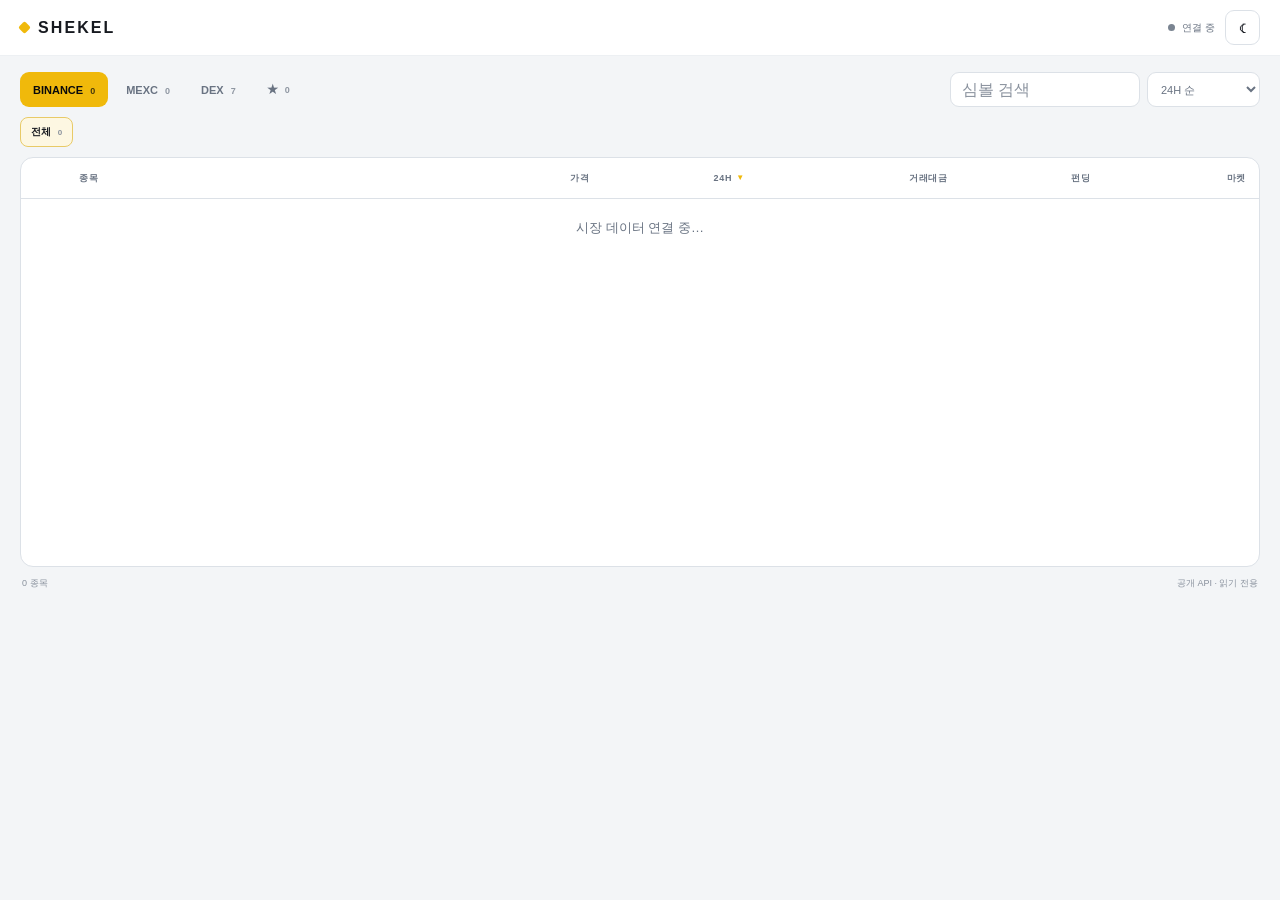
<file: index.html>
<!doctype html>
<html lang="ko" data-theme="dark">
<head>
<meta charset="utf-8">
<meta name="viewport" content="width=device-width,initial-scale=1,viewport-fit=cover">
<meta name="theme-color" content="#080a0e">
<title>SHEKEL</title>
<script>
(()=>{try{const saved=localStorage.getItem('shekel-theme');const theme=saved||(matchMedia('(prefers-color-scheme:light)').matches?'light':'dark');document.documentElement.dataset.theme=theme}catch(_){}})();
</script>
<link rel="stylesheet" href="style.css?v=4">
</head>
<body>
<header class="top">
  <div class="brand"><span class="mark"></span>SHEKEL</div>
  <div class="head-actions">
    <div class="status" id="status"><span class="dot"></span><span id="statusText">연결 중</span></div>
    <button class="theme" id="theme" type="button" aria-label="라이트 모드로 전환" title="라이트 모드"><span id="themeIcon">☀</span></button>
  </div>
</header>
<main>
  <div class="controls">
    <nav class="tabs" id="tabs" aria-label="마켓">
      <button class="tab on" data-tab="binance">BINANCE <em id="bnCount">0</em></button>
      <button class="tab" data-tab="mexc">MEXC <em id="mxCount">0</em></button>
      <button class="tab" data-tab="dex">DEX <em id="dxCount">7</em></button>
      <button class="tab" data-tab="favorites">★ <em id="favCount">0</em></button>
    </nav>
    <div class="tools">
      <input class="search" id="search" type="search" inputmode="search" autocomplete="off" placeholder="심볼 검색" aria-label="심볼 검색">
      <select class="sort" id="sort" aria-label="정렬">
        <option value="change">24H 순</option><option value="volume">거래대금 순</option><option value="funding">펀딩 절댓값 순</option><option value="symbol">이름 순</option>
      </select>
    </div>
  </div>
  <nav class="categories" id="categories" aria-label="바이낸스 분류"></nav>
  <section class="board">
    <table>
      <colgroup><col class="starcol" style="width:45px"><col class="coincol" style="width:27%"><col class="pricecol" style="width:18%"><col class="changecol" style="width:13%"><col style="width:17%"><col style="width:12%"><col style="width:13%"></colgroup>
      <thead id="tableHead"><tr>
        <th></th>
        <th><button class="sorthead sorthead-left" type="button" data-head-sort="symbol" aria-label="종목 정렬">종목 <span class="sortmark" id="symbolSortMark"></span></button></th>
        <th>가격</th>
        <th><button class="sorthead" type="button" data-head-sort="change" aria-label="24시간 상승률 정렬">24H <span class="sortmark" id="changeSortMark">▼</span></button></th>
        <th class="vol">거래대금</th><th class="fund">펀딩</th><th class="market">마켓</th>
      </tr></thead>
      <tbody id="rows"><tr class="loadingrow"><td colspan="7">시장 데이터 연결 중…</td></tr></tbody>
    </table>
    <div class="empty" id="empty">표시할 종목이 없습니다.</div>
  </section>
  <div class="foot"><span id="count">0 종목</span><span>공개 API · 읽기 전용</span></div>
</main>
<div class="shade" id="shade" aria-hidden="true">
  <aside class="drawer" role="dialog" aria-modal="true" aria-label="종목 차트">
    <header class="dhead"><div class="dtitle"><b id="dSymbol"></b><small id="dName"></small></div><button class="close" id="close" aria-label="닫기">×</button></header>
    <div class="metrics"><div class="metric"><small>현재가</small><b id="dPrice">—</b></div><div class="metric"><small>24H</small><b id="dChange">—</b></div><div class="metric"><small>펀딩</small><b id="dFunding">—</b></div></div>
    <div class="chartbox"><div class="chartmeta"><span id="chartSource">임베드 차트</span><a id="chartOpen" href="#" target="_blank" rel="noopener noreferrer">새 창 ↗</a></div><div class="charthost" id="chartHost"><div class="chartload">차트 불러오는 중…</div></div></div>
  </aside>
</div>
<script src="app.js?v=4"></script>
</body>
</html>
</file>
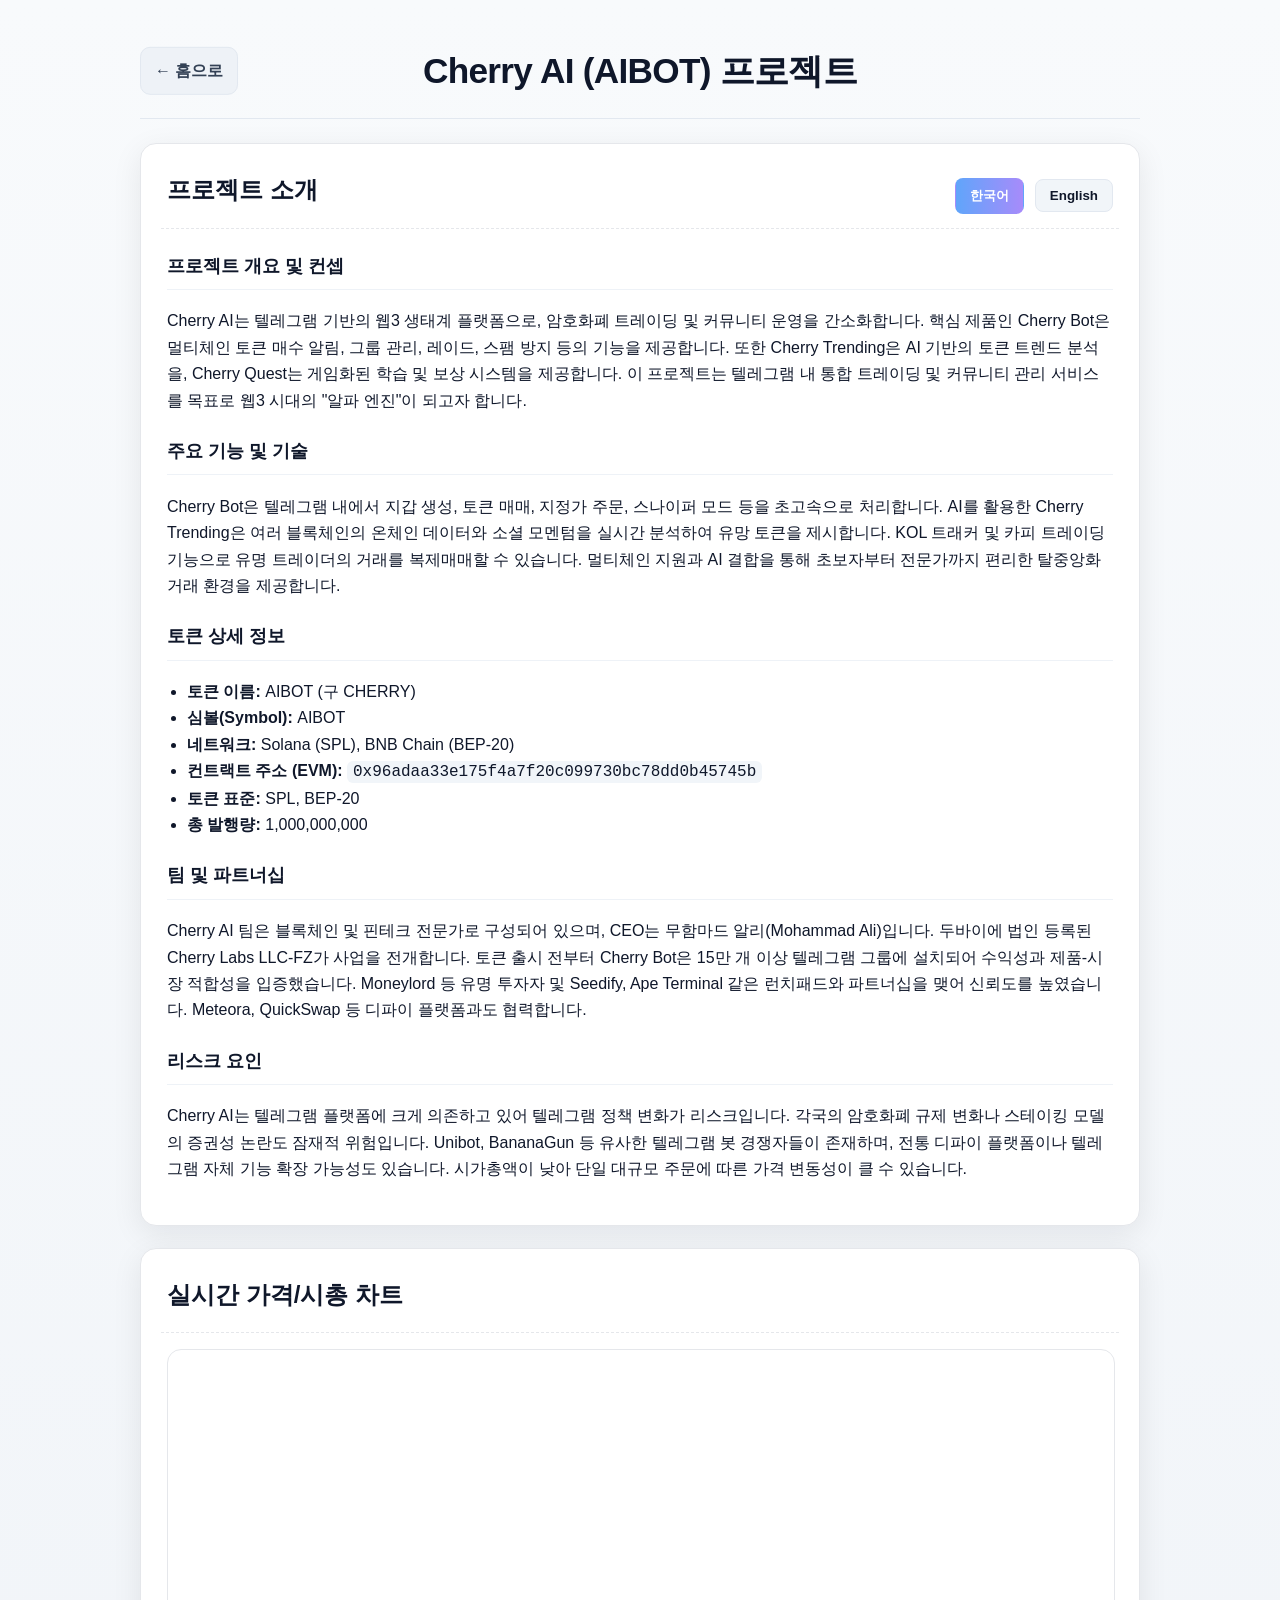
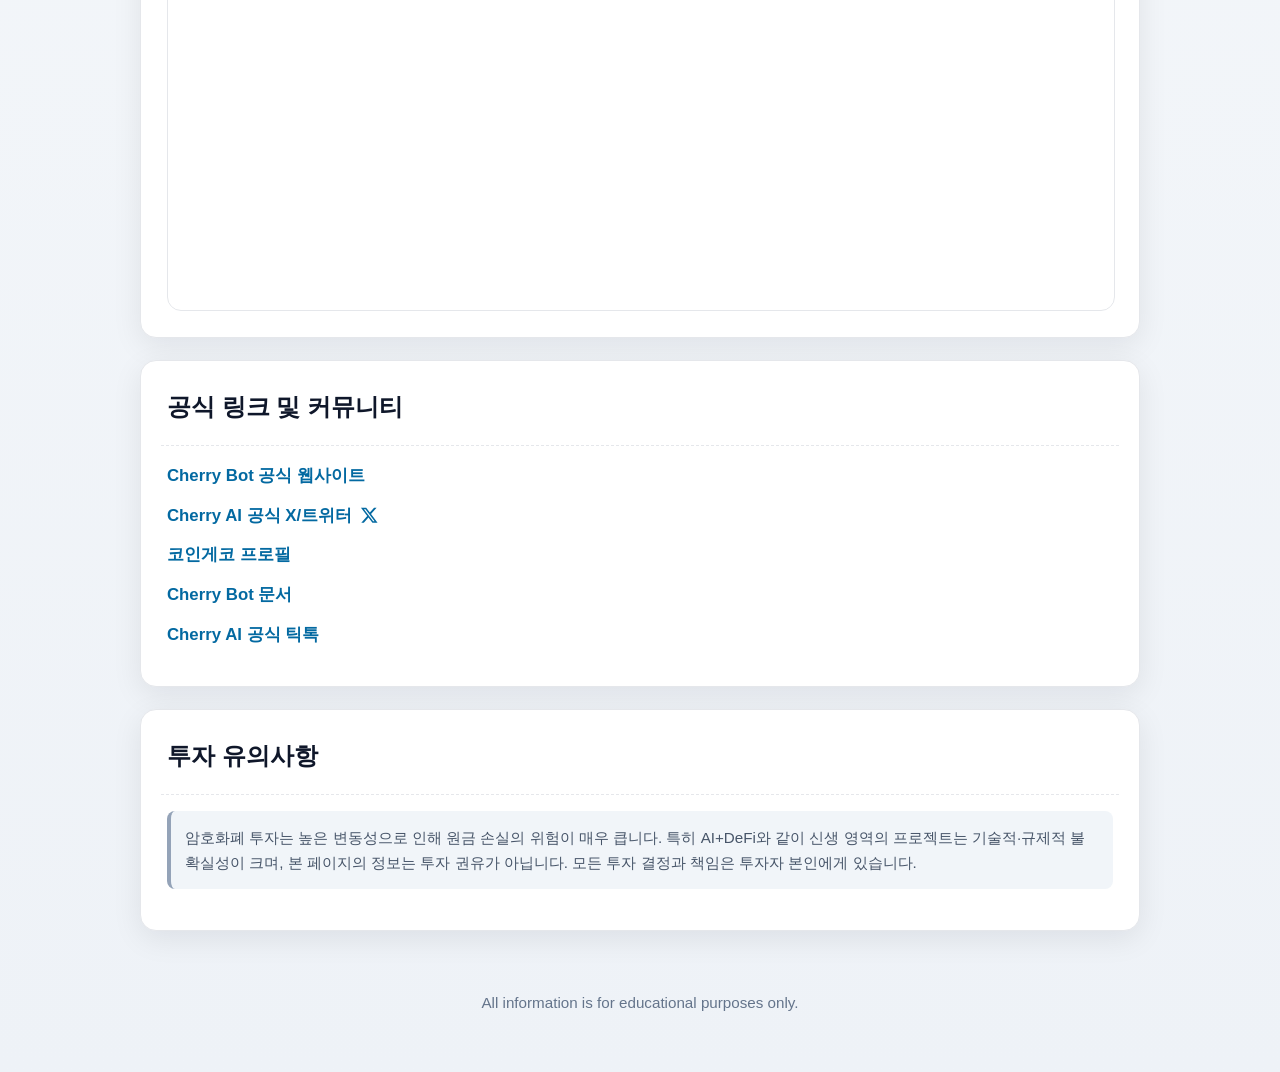
<file: data/aibot.html>
<!DOCTYPE html>
<html lang="ko">
<head>
    <meta charset="UTF-8">
    <meta name="viewport" content="width=device-width, initial-scale=1.0">
    <title id="page-title">Cherry AI (AIBOT) 프로젝트</title>
    <style>
        :root{
            --bg:#0f172a; --card:#ffffff; --ink:#0f172a; --muted:#64748b; --line:#e2e8f0; --accent:#334155;
            --brand:#0ea5e9; --brand2:#6366f1;
        }
        body{font-family:'Segoe UI',Tahoma,Geneva,Verdana,sans-serif;margin:0;padding:0;background:linear-gradient(180deg,#f8fafc,#eef2f7);color:#0f172a;line-height:1.65}
        .container{max-width:1000px;margin:24px auto;padding:0 20px}
        header{position:relative;text-align:center;padding:18px 0;border-bottom:1px solid var(--line);margin-bottom:24px}
        .home-button{position:absolute;top:50%;left:0;transform:translateY(-50%);text-decoration:none;background:#eef2f7;color:#334155;padding:10px 14px;border-radius:10px;font-weight:700;border:1px solid #e2e8f0}
        .home-button:hover{background:#e5ebf2}
        header h1{font-size:2.2em;color:#0f172a;margin:0;letter-spacing:-.02em}
        .card{background:var(--card);border-radius:16px;box-shadow:0 8px 30px rgba(2,6,23,.08);padding:26px;margin-bottom:22px;overflow:hidden;border:1px solid #e5e7eb}
        h2{font-size:1.5em;color:#0f172a;margin:0 0 12px 0}
        .card-header{display:flex;justify-content:space-between;align-items:center;border-bottom:1px dashed #e5e7eb;margin:-6px -6px 16px -6px;padding:6px}
        .lang-switcher button{background:#f1f5f9;border:1px solid #e2e8f0;padding:8px 14px;cursor:pointer;border-radius:8px;font-weight:800;margin-left:6px;color:#0f172a}
        .lang-switcher button.active{background:linear-gradient(90deg,#60a5fa,#a78bfa);color:white;border-color:transparent}
        .content-block h3{font-size:1.15em;color:#0f172a;margin-top:22px;border-bottom:1px solid #eef2f7;padding-bottom:8px}
        .content-block ul{padding-left:20px}
        .content-block code{background:#f1f5f9;padding:2px 6px;border-radius:6px;font-family:ui-monospace,Menlo,Consolas,monospace;word-break:break-all}
        .official-links ul{list-style:none;padding:0;margin:0}
        .official-links li{margin-bottom:12px}
        .official-links a{display:inline-flex;align-items:center;text-decoration:none;color:#0369a1;font-weight:800;font-size:1.05em}
        .official-links a:hover{text-decoration:underline}
        .official-links a svg{width:19px;height:19px;margin-left:8px;fill:#0369a1}
        .chart-container{position:relative;width:100%;height:560px;border:1px solid #e5e7eb;border-radius:14px;overflow:hidden}
        #geckoterminal-embed{width:100%;height:100%;border:none}
        .disclaimer{font-size:.95em;color:#475569;background:#f1f5f9;padding:14px;border-left:4px solid #94a3b8;border-radius:8px}
        footer{text-align:center;padding:18px 0;margin-top:26px;font-size:.95em;color:#64748b}
        @media(max-width:768px){header h1{font-size:1.75em}.chart-container{height:420px}.container{padding:0 14px}.card-header{flex-direction:column;align-items:flex-start}.lang-switcher{width:100%;text-align:right;margin-top:10px}}
    </style>
</head>
<body>
    <div class="container">
        <header>
            <a href="../index.html" class="home-button">← 홈으로</a>
            <h1 id="main-title">Cherry AI (AIBOT) 프로젝트</h1>
        </header>
        <main>
            <section class="card">
                <div class="card-header">
                    <h2 id="intro-title">프로젝트 소개</h2>
                    <div class="lang-switcher">
                        <button id="btn-ko" class="active">한국어</button>
                        <button id="btn-en">English</button>
                    </div>
                </div>
                <div class="content-block lang-ko">
                    <h3>프로젝트 개요 및 컨셉</h3><p>Cherry AI는 텔레그램 기반의 웹3 생태계 플랫폼으로, 암호화폐 트레이딩 및 커뮤니티 운영을 간소화합니다. 핵심 제품인 Cherry Bot은 멀티체인 토큰 매수 알림, 그룹 관리, 레이드, 스팸 방지 등의 기능을 제공합니다. 또한 Cherry Trending은 AI 기반의 토큰 트렌드 분석을, Cherry Quest는 게임화된 학습 및 보상 시스템을 제공합니다. 이 프로젝트는 텔레그램 내 통합 트레이딩 및 커뮤니티 관리 서비스를 목표로 웹3 시대의 "알파 엔진"이 되고자 합니다.</p><h3>주요 기능 및 기술</h3><p>Cherry Bot은 텔레그램 내에서 지갑 생성, 토큰 매매, 지정가 주문, 스나이퍼 모드 등을 초고속으로 처리합니다. AI를 활용한 Cherry Trending은 여러 블록체인의 온체인 데이터와 소셜 모멘텀을 실시간 분석하여 유망 토큰을 제시합니다. KOL 트래커 및 카피 트레이딩 기능으로 유명 트레이더의 거래를 복제매매할 수 있습니다. 멀티체인 지원과 AI 결합을 통해 초보자부터 전문가까지 편리한 탈중앙화 거래 환경을 제공합니다.</p><h3>토큰 상세 정보</h3><ul><li><strong>토큰 이름:</strong> AIBOT (구 CHERRY)</li><li><strong>심볼(Symbol):</strong> AIBOT</li><li><strong>네트워크:</strong> Solana (SPL), BNB Chain (BEP-20)</li><li><strong>컨트랙트 주소 (EVM):</strong> <code>0x96adaa33e175f4a7f20c099730bc78dd0b45745b</code></li><li><strong>토큰 표준:</strong> SPL, BEP-20</li><li><strong>총 발행량:</strong> 1,000,000,000</li></ul><h3>팀 및 파트너십</h3><p>Cherry AI 팀은 블록체인 및 핀테크 전문가로 구성되어 있으며, CEO는 무함마드 알리(Mohammad Ali)입니다. 두바이에 법인 등록된 Cherry Labs LLC-FZ가 사업을 전개합니다. 토큰 출시 전부터 Cherry Bot은 15만 개 이상 텔레그램 그룹에 설치되어 수익성과 제품-시장 적합성을 입증했습니다. Moneylord 등 유명 투자자 및 Seedify, Ape Terminal 같은 런치패드와 파트너십을 맺어 신뢰도를 높였습니다. Meteora, QuickSwap 등 디파이 플랫폼과도 협력합니다.</p><h3>리스크 요인</h3><p>Cherry AI는 텔레그램 플랫폼에 크게 의존하고 있어 텔레그램 정책 변화가 리스크입니다. 각국의 암호화폐 규제 변화나 스테이킹 모델의 증권성 논란도 잠재적 위험입니다. Unibot, BananaGun 등 유사한 텔레그램 봇 경쟁자들이 존재하며, 전통 디파이 플랫폼이나 텔레그램 자체 기능 확장 가능성도 있습니다. 시가총액이 낮아 단일 대규모 주문에 따른 가격 변동성이 클 수 있습니다.</p>
                </div>
                <div class="content-block lang-en" style="display:none;">
                    <h3>Project Overview & Concept</h3><p>Cherry AI is a Telegram-based Web3 ecosystem platform designed to streamline crypto trading and community management. Its core product, Cherry Bot, offers multi-chain token buy alerts, group moderation, and event management. Cherry Trending provides AI-powered token trend analysis, while Cherry Quest features a gamified learning and reward system. The project aims to be an integrated trading and community management service within Telegram, aspiring to be the "Alpha Engine" of the Web3 era.</p><h3>Key Features & Technology</h3><p>Cherry Bot enables high-speed in-Telegram wallet creation, token buying/selling, limit orders, and a sniper mode for new tokens. AI-powered Cherry Trending analyzes on-chain data and social momentum across various blockchains to identify trending tokens. A KOL tracker and copy trading system allow users to mirror trades of prominent investors directly. With multi-chain support and AI integration, Cherry AI offers a convenient decentralized trading environment for all user levels.</p><h3>Token Details</h3><ul><li><strong>Token Name:</strong> AIBOT (formerly CHERRY)</li><li><strong>Symbol:</strong> AIBOT</li><li><strong>Network:</strong> Solana (SPL), BNB Chain (BEP-20)</li><li><strong>Contract Address (EVM):</strong> <code>0x96adaa33e175f4a7f20c099730bc78dd0b45745b</code></li><li><strong>Token Standard:</strong> SPL, BEP-20</li><li><strong>Total Supply:</strong> 1,000,000,000</li></ul><h3>Team & Partnerships</h3><p>The Cherry AI team comprises experienced blockchain and fintech professionals, led by CEO Mohammad Ali, operating under Cherry Labs LLC-FZ registered in Dubai. Even before its token launch, Cherry Bot demonstrated profitability and product-market fit, installed in over 150,000 Telegram groups. Key investors like Moneylord and strategic partners such as Seedify and Ape Terminal enhance the project's credibility and ecosystem. They also partner with DeFi platforms like Meteora and QuickSwap.</p><h3>Risk Factors</h3><p>Cherry AI heavily relies on the Telegram platform, making it vulnerable to policy changes. Regulatory shifts regarding cryptocurrencies and potential securities classification for its staking model are also risks. The project faces competition from existing Telegram trading bots like Unibot and BananaGun, as well as potential feature expansion from traditional DeFi platforms or Telegram itself. Its relatively low market cap suggests high price volatility from large orders.</p>
                </div>
            </section>
            <section class="card">
                <div class="card-header">
                    <h2 id="chart-title">실시간 가격/시총 차트</h2>
                </div>
                <div class="chart-container">
                    <iframe height="100%" width="100%" id="geckoterminal-embed" title="GeckoTerminal Embed" src="https://www.geckoterminal.com/ko/bsc/pools/0xd3774ab0fd42708095a72e865b2e282e20b0d255?embed=1&info=0&swaps=0&grayscale=0&light_chart=0&chart_type=price&resolution=15m" frameborder="0" allow="clipboard-write" allowfullscreen></iframe>
                </div>
            </section>
            <section class="card official-links">
                <div class="card-header">
                    <h2 id="links-title">공식 링크 및 커뮤니티</h2>
                </div>
                <ul>
                    <li><a href="https://www.cherrybot.ai/" target="_blank" rel="noopener noreferrer">Cherry Bot 공식 웹사이트</a></li>
                    <li><a href="https://x.com/cherrytgbot?s=09" target="_blank" rel="noopener noreferrer" title="트위터 바로가기">Cherry AI 공식 X/트위터 <svg viewBox="0 0 24 24" aria-hidden="true" style="width:1.1em; height:1.1em; display:inline-block; vertical-align:text-bottom; fill:currentColor;"><g><path d="M18.244 2.25h3.308l-7.227 8.26 8.502 11.24H16.17l-5.214-6.817L4.99 21.75H1.68l7.73-8.835L1.254 2.25H8.08l4.713 6.231zm-1.161 17.52h1.833L7.084 4.126H5.117z"></path></g></svg></a></li>
                    <li><a href="https://www.coingecko.com/ko/%EC%BD%94%EC%9D%B8/cherry-ai" target="_blank" rel="noopener noreferrer">코인게코 프로필</a></li>
                    <li><a href="https://docs.cherrybot.co" target="_blank" rel="noopener noreferrer">Cherry Bot 문서</a></li>
                    <li><a href="https://tiktok.com" target="_blank" rel="noopener noreferrer">Cherry AI 공식 틱톡</a></li>
                </ul>
            </section>
            <!-- 투자 유의사항 섹션 -->
            <section class="card">
                <div class="card-header">
                    <h2 id="disclaimer-title">투자 유의사항</h2>
                </div>
                <p class="disclaimer" id="disclaimer-text">암호화폐 투자는 높은 변동성으로 인해 원금 손실의 위험이 매우 큽니다. 특히 AI+DeFi와 같이 신생 영역의 프로젝트는 기술적·규제적 불확실성이 크며, 본 페이지의 정보는 투자 권유가 아닙니다. 모든 투자 결정과 책임은 투자자 본인에게 있습니다.</p>
            </section>
        </main>
        <footer>
            <p>All information is for educational purposes only.</p>
        </footer>
    </div>
    <script>
        const btnKo = document.getElementById('btn-ko');
        const btnEn = document.getElementById('btn-en');
        const contentsKo = document.querySelectorAll('.lang-ko');
        const contentsEn = document.querySelectorAll('.lang-en');
        function setLanguage(lang){
            if(lang==='ko'){
                contentsKo.forEach(el=>el.style.display='block');
                contentsEn.forEach(el=>el.style.display='none');
                btnKo.classList.add('active');
                btnEn.classList.remove('active');
            }else{
                contentsKo.forEach(el=>el.style.display='none');
                contentsEn.forEach(el=>el.style.display='block');
                btnEn.classList.add('active');
                btnKo.classList.remove('active');
            }
        }
        btnKo.addEventListener('click',()=>setLanguage('ko'));
        btnEn.addEventListener('click',()=>setLanguage('en'));
        document.addEventListener('DOMContentLoaded',()=>setLanguage('ko'));
    </script>
</body>
</html>
</file>
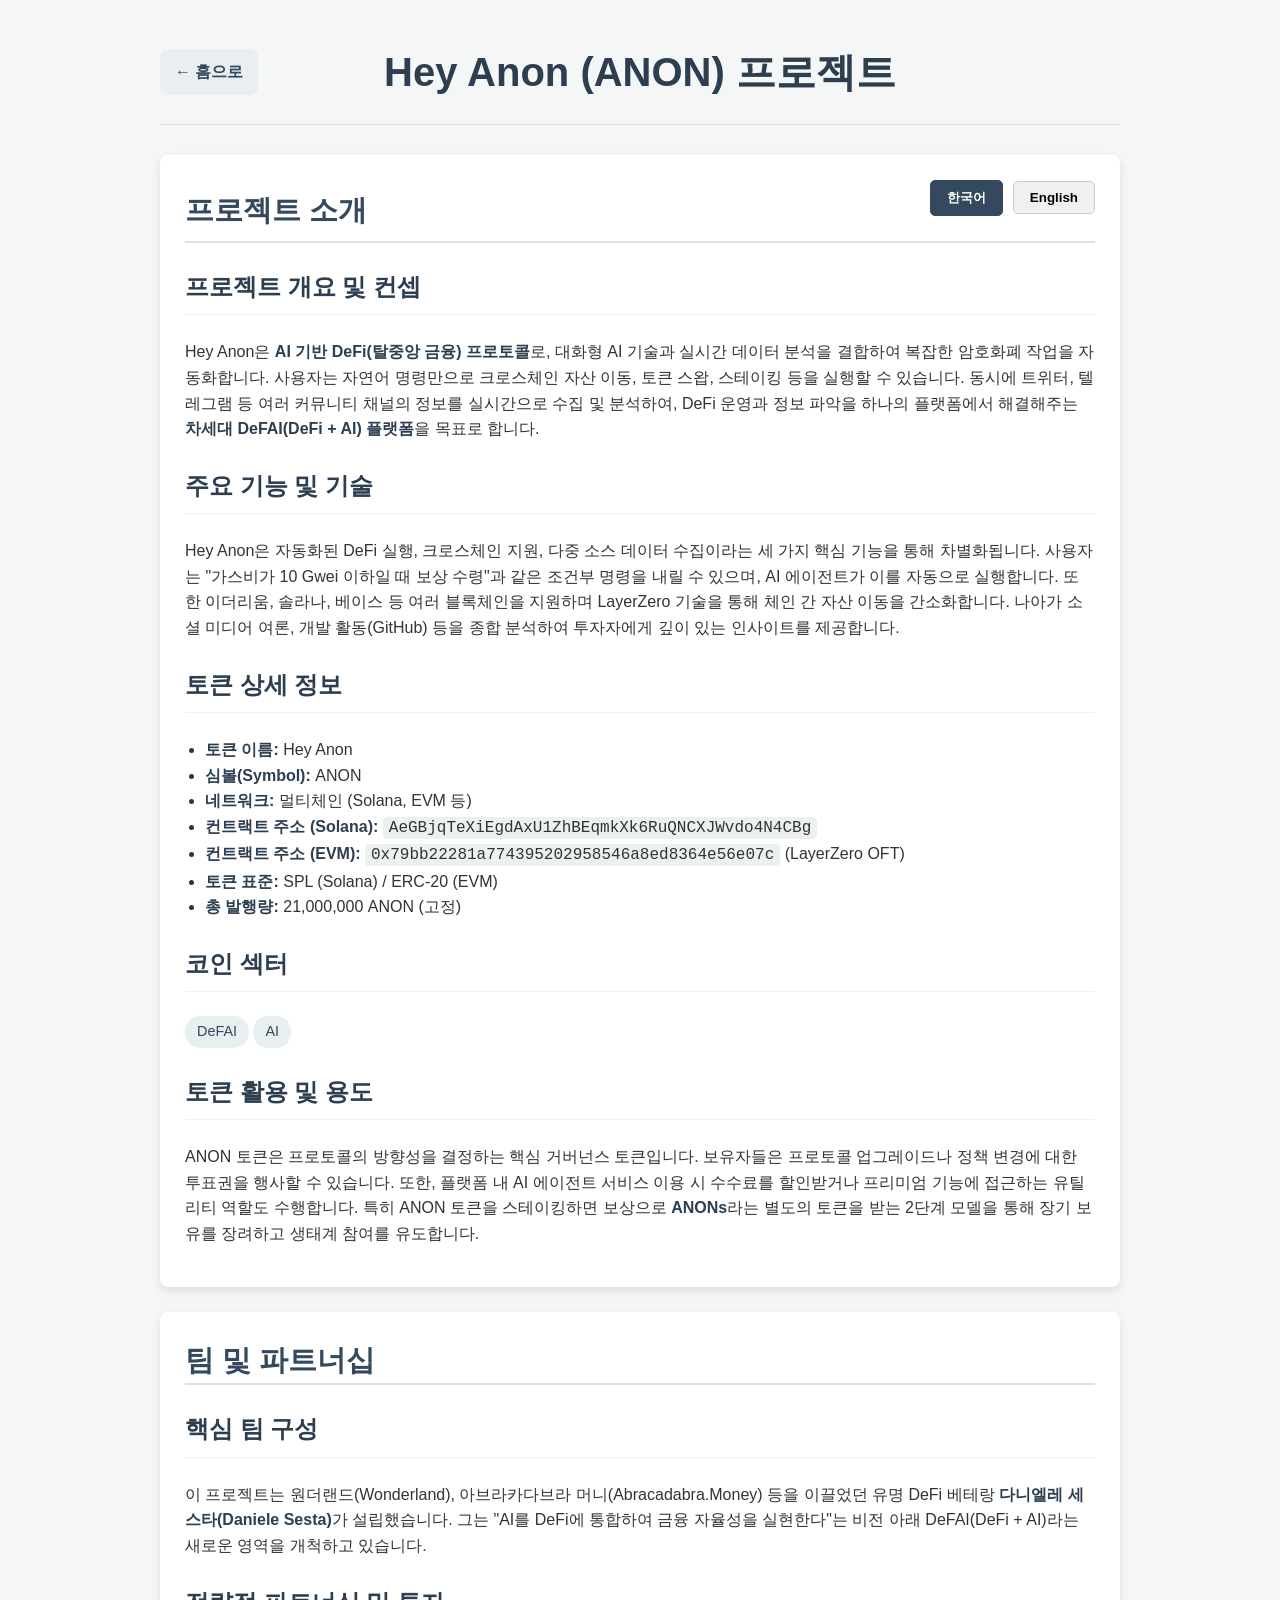
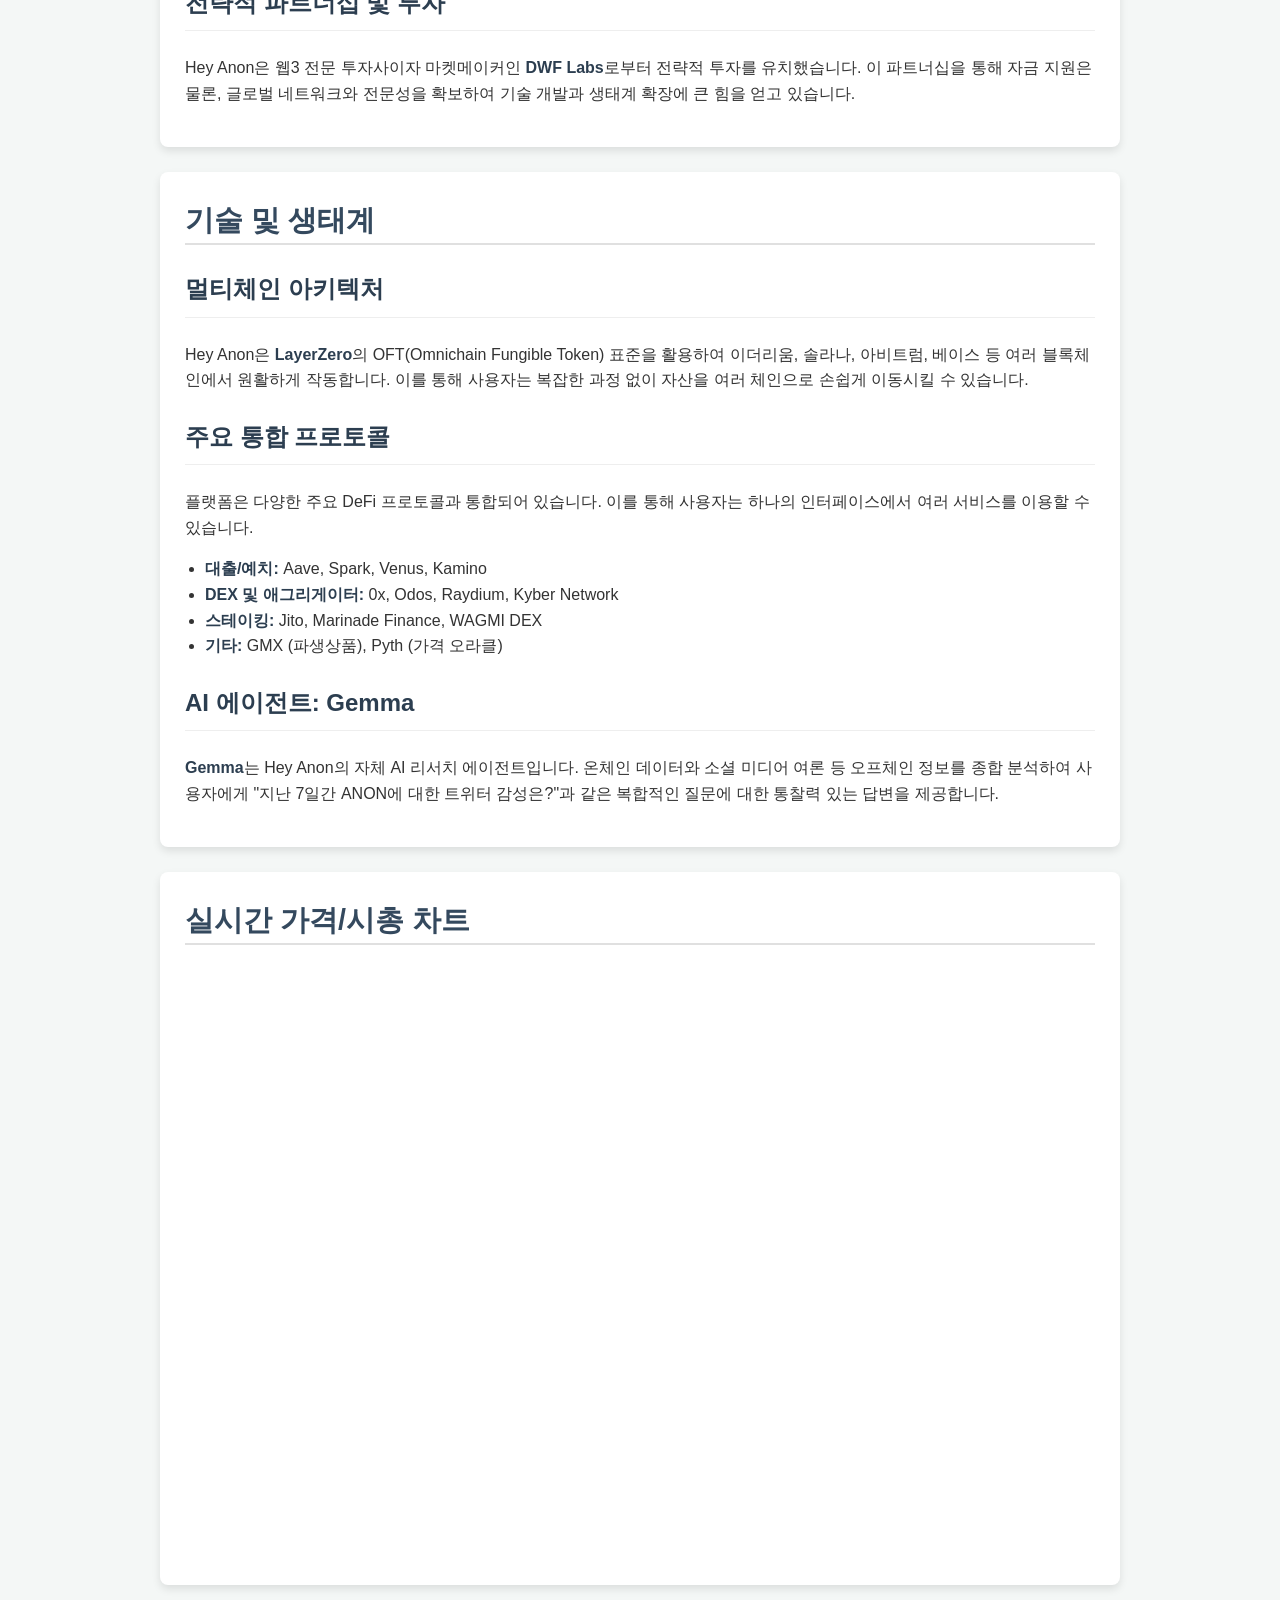
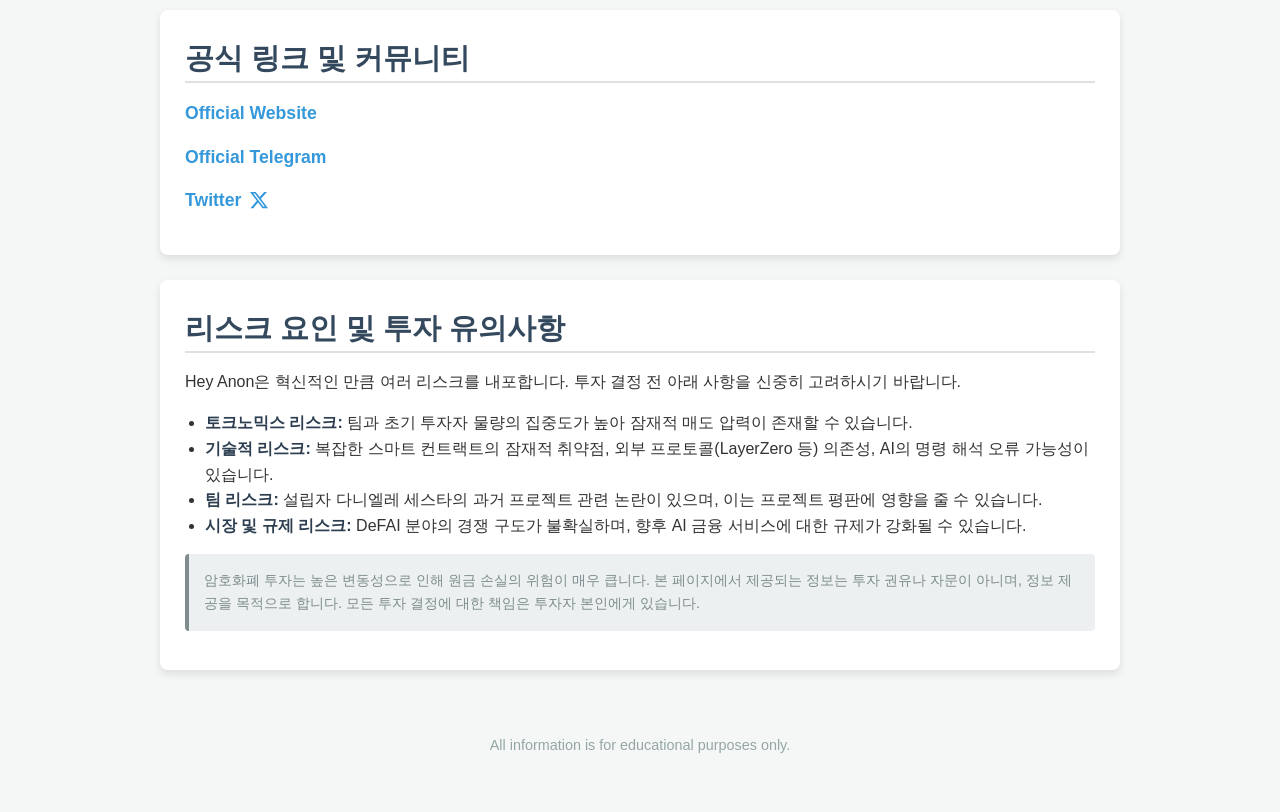
<file: data/anon.html>
<!DOCTYPE html>
<html lang="ko">
<head>
    <meta charset="UTF-8">
    <meta name="viewport" content="width=device-width, initial-scale=1.0">
    <title id="page-title">Hey Anon (ANON) 프로젝트</title>
    <style>
        /* 기본 스타일 */
        body {
            font-family: 'Segoe UI', Tahoma, Geneva, Verdana, sans-serif;
            margin: 0;
            padding: 0;
            background-color: #f4f7f6;
            color: #333;
            line-height: 1.6;
        }
        .container {
            max-width: 960px;
            margin: 20px auto;
            padding: 0 20px;
        }
        header {
            position: relative; /* 홈 버튼 위치를 위해 추가 */
            text-align: center;
            padding: 20px 0;
            border-bottom: 1px solid #ddd;
            margin-bottom: 30px;
        }
        /* [추가] 홈 버튼 스타일 */
        .home-button {
            position: absolute;
            top: 50%;
            left: 0;
            transform: translateY(-50%);
            text-decoration: none;
            background-color: #e9eef1;
            color: #34495e;
            padding: 10px 15px;
            border-radius: 8px;
            font-weight: bold;
            transition: background-color 0.2s;
        }
        .home-button:hover {
            background-color: #dce3e8;
        }
        header h1 {
            font-size: 2.5em;
            color: #2c3e50;
            margin: 0;
        }
        .card {
            background-color: #ffffff;
            border-radius: 8px;
            box-shadow: 0 4px 8px rgba(0, 0, 0, 0.1);
            padding: 25px;
            margin-bottom: 25px;
            overflow: hidden;
        }
        .card h2 {
            font-size: 1.8em;
            color: #34495e;
            margin-top: 0;
            padding-bottom: 10px;
        }
        .card-header {
            display: flex;
            justify-content: space-between;
            align-items: center;
            border-bottom: 2px solid #e0e0e0;
            margin-bottom: 15px;
        }
        .card-header h2 {
            border: none;
            margin: 0;
            padding: 0;
        }
        
        .lang-switcher {
            margin-bottom: 25px;
            text-align: right;
        }
        .lang-switcher button {
            background-color: #f0f0f0; border: 1px solid #ccc; padding: 8px 16px;
            cursor: pointer; border-radius: 5px; font-weight: bold;
            margin-left: 5px; transition: background-color 0.3s, color 0.3s;
        }
        .lang-switcher button:hover { background-color: #e0e0e0; }
        .lang-switcher button.active { background-color: #34495e; color: #ffffff; border-color: #34495e; }

        .content-block h3 {
            font-size: 1.5em; color: #2c3e50; margin-top: 25px;
            border-bottom: 1px solid #eee; padding-bottom: 8px;
        }
        .content-block ul {
            padding-left: 20px;
        }
        .content-block code {
            background-color: #ecf0f1; padding: 2px 6px; border-radius: 4px;
            font-family: 'Courier New', Courier, monospace; word-break: break-all;
        }
        .content-block strong {
            color: #2c3e50;
        }
        
        .sector-tags { margin-top: 10px; }
        .sector-tag {
            display: inline-block; background-color: #e9eef1; color: #34495e;
            padding: 4px 12px; border-radius: 15px; font-size: 0.9em; font-weight: 500;
        }
        
        .official-links ul { list-style: none; padding: 0; }
        .official-links li { margin-bottom: 15px; }
        .official-links a {
            display: inline-flex; align-items: center; text-decoration: none;
            color: #3498db; font-weight: bold; font-size: 1.1em;
        }
        .official-links a:hover { text-decoration: underline; }
        .official-links a svg { width: 20px; height: 20px; margin-left: 8px; fill: #3498db; }

        .chart-container { position: relative; width: 100%; height: 600px; }
        #geckoterminal-embed { width: 100%; height: 100%; border: none; }
        .disclaimer {
            font-size: 0.9em; color: #7f8c8d; background-color: #ecf0f1;
            padding: 15px; border-left: 4px solid #7f8c8d; border-radius: 4px;
        }
        footer {
            text-align: center; padding: 20px 0; margin-top: 30px;
            font-size: 0.9em; color: #95a5a6;
        }
        @media (max-width: 768px) {
            header h1 { font-size: 2em; }
            .card h2 { font-size: 1.5em; }
            .chart-container { height: 450px; }
            .container { padding: 0 15px; }
            .card-header { flex-direction: column; align-items: flex-start; }
            .lang-switcher { width: 100%; text-align: right; margin-top: 10px; margin-bottom: 15px;}
        }
    </style>
</head>
<body>

    <div class="container">
        <header>
            <a href="../index.html" class="home-button">← 홈으로</a>
            <h1 id="main-title">Hey Anon (ANON) 프로젝트</h1>
        </header>

        <main>
            <!-- 프로젝트 소개 섹션 -->
            <section class="card">
                <div class="card-header">
                    <h2 id="intro-title">프로젝트 소개</h2>
                    <div class="lang-switcher">
                        <button id="btn-ko" class="active">한국어</button>
                        <button id="btn-en">English</button>
                    </div>
                </div>
                <div class="content-block lang-ko">
                    <h3>프로젝트 개요 및 컨셉</h3>
                    <p>Hey Anon은 <strong>AI 기반 DeFi(탈중앙 금융) 프로토콜</strong>로, 대화형 AI 기술과 실시간 데이터 분석을 결합하여 복잡한 암호화폐 작업을 자동화합니다. 사용자는 자연어 명령만으로 크로스체인 자산 이동, 토큰 스왑, 스테이킹 등을 실행할 수 있습니다. 동시에 트위터, 텔레그램 등 여러 커뮤니티 채널의 정보를 실시간으로 수집 및 분석하여, DeFi 운영과 정보 파악을 하나의 플랫폼에서 해결해주는 <strong>차세대 DeFAI(DeFi + AI) 플랫폼</strong>을 목표로 합니다.</p>
                    
                    <h3>주요 기능 및 기술</h3>
                    <p>Hey Anon은 자동화된 DeFi 실행, 크로스체인 지원, 다중 소스 데이터 수집이라는 세 가지 핵심 기능을 통해 차별화됩니다. 사용자는 "가스비가 10 Gwei 이하일 때 보상 수령"과 같은 조건부 명령을 내릴 수 있으며, AI 에이전트가 이를 자동으로 실행합니다. 또한 이더리움, 솔라나, 베이스 등 여러 블록체인을 지원하며 LayerZero 기술을 통해 체인 간 자산 이동을 간소화합니다. 나아가 소셜 미디어 여론, 개발 활동(GitHub) 등을 종합 분석하여 투자자에게 깊이 있는 인사이트를 제공합니다.</p>

                    <h3>토큰 상세 정보</h3>
                    <ul>
                        <li><strong>토큰 이름:</strong> Hey Anon</li>
                        <li><strong>심볼(Symbol):</strong> ANON</li>
                        <li><strong>네트워크:</strong> 멀티체인 (Solana, EVM 등)</li>
                        <li><strong>컨트랙트 주소 (Solana):</strong> <code>AeGBjqTeXiEgdAxU1ZhBEqmkXk6RuQNCXJWvdo4N4CBg</code></li>
                        <li><strong>컨트랙트 주소 (EVM):</strong> <code>0x79bb22281a774395202958546a8ed8364e56e07c</code> (LayerZero OFT)</li>
                        <li><strong>토큰 표준:</strong> SPL (Solana) / ERC-20 (EVM)</li>
                        <li><strong>총 발행량:</strong> 21,000,000 ANON (고정)</li>
                    </ul>

                    <h3>코인 섹터</h3>
                    <div class="sector-tags">
                        <span class="sector-tag">DeFAI</span>
                        <span class="sector-tag">AI</span>
                    </div>

                    <h3>토큰 활용 및 용도</h3>
                    <p>ANON 토큰은 프로토콜의 방향성을 결정하는 핵심 거버넌스 토큰입니다. 보유자들은 프로토콜 업그레이드나 정책 변경에 대한 투표권을 행사할 수 있습니다. 또한, 플랫폼 내 AI 에이전트 서비스 이용 시 수수료를 할인받거나 프리미엄 기능에 접근하는 유틸리티 역할도 수행합니다. 특히 ANON 토큰을 스테이킹하면 보상으로 <strong>ANONs</strong>라는 별도의 토큰을 받는 2단계 모델을 통해 장기 보유를 장려하고 생태계 참여를 유도합니다.</p>
                </div>
                <div class="content-block lang-en" style="display: none;">
                    <h3>Project Overview and Concept</h3>
                    <p>Hey Anon is an <strong>AI-powered DeFi (Decentralized Finance) protocol</strong> that automates complex cryptocurrency tasks by combining conversational AI with real-time data analysis. Users can execute cross-chain asset transfers, token swaps, and staking using natural language commands. Simultaneously, it gathers and analyzes real-time information from various community channels like Twitter and Telegram, aiming to be a <strong>next-generation DeFAI (DeFi + AI) platform</strong> that provides a single solution for both DeFi operations and information gathering.</p>
                    
                    <h3>Key Features and Technology</h3>
                    <p>Hey Anon differentiates itself through three core features: automated DeFi execution, cross-chain support, and multi-source data aggregation. Users can issue conditional commands like "claim rewards when gas fees are below 10 Gwei," which the AI agent executes automatically. It also supports multiple blockchains, including Ethereum, Solana, and Base, simplifying asset transfers via LayerZero technology. Furthermore, it provides deep insights to investors by analyzing social media sentiment, development activity (GitHub), and more.</p>

                    <h3>Token Details</h3>
                    <ul>
                        <li><strong>Token Name:</strong> Hey Anon</li>
                        <li><strong>Symbol:</strong> ANON</li>
                        <li><strong>Network:</strong> Multi-chain (Solana, EVM, etc.)</li>
                        <li><strong>Contract Address (Solana):</strong> <code>AeGBjqTeXiEgdAxU1ZhBEqmkXk6RuQNCXJWvdo4N4CBg</code></li>
                        <li><strong>Contract Address (EVM):</strong> <code>0x79bb22281a774395202958546a8ed8364e56e07c</code> (LayerZero OFT)</li>
                        <li><strong>Token Standard:</strong> SPL (Solana) / ERC-20 (EVM)</li>
                        <li><strong>Total Supply:</strong> 21,000,000 ANON (Fixed)</li>
                    </ul>
                    
                    <h3>Coin Sector</h3>
                    <div class="sector-tags">
                        <span class="sector-tag">DeFAI</span>
                        <span class="sector-tag">AI</span>
                    </div>

                    <h3>Use Cases and Utility of ANON</h3>
                    <p>The ANON token is the core governance token that determines the protocol's direction. Holders can exercise voting rights on protocol upgrades and policy changes. It also serves as a utility token, providing fee discounts for using AI agent services or accessing premium features. A two-stage model encourages long-term holding and ecosystem participation by rewarding users with a separate token, <strong>ANONs</strong>, for staking their ANON tokens.</p>
                </div>
            </section>

            <!-- 팀 및 파트너십 섹션 -->
            <section class="card">
                <div class="card-header">
                    <h2 id="team-title">팀 및 파트너십</h2>
                </div>
                <div class="content-block lang-ko">
                    <h3>핵심 팀 구성</h3>
                    <p>이 프로젝트는 원더랜드(Wonderland), 아브라카다브라 머니(Abracadabra.Money) 등을 이끌었던 유명 DeFi 베테랑 <strong>다니엘레 세스타(Daniele Sesta)</strong>가 설립했습니다. 그는 "AI를 DeFi에 통합하여 금융 자율성을 실현한다"는 비전 아래 DeFAI(DeFi + AI)라는 새로운 영역을 개척하고 있습니다.</p>
                    <h3>전략적 파트너십 및 투자</h3>
                    <p>Hey Anon은 웹3 전문 투자사이자 마켓메이커인 <strong>DWF Labs</strong>로부터 전략적 투자를 유치했습니다. 이 파트너십을 통해 자금 지원은 물론, 글로벌 네트워크와 전문성을 확보하여 기술 개발과 생태계 확장에 큰 힘을 얻고 있습니다.</p>
                </div>
                <div class="content-block lang-en" style="display: none;">
                    <h3>Core Team Composition</h3>
                    <p>The project was founded by <strong>Daniele Sesta</strong>, a renowned DeFi veteran who previously led successful projects like Wonderland and Abracadabra.Money. He is pioneering the new field of DeFAI (DeFi + AI) with the vision of "achieving financial autonomy by integrating AI into DeFi."</p>
                    <h3>Strategic Partnership & Investment</h3>
                    <p>Hey Anon has secured a strategic investment from <strong>DWF Labs</strong>, a specialized Web3 investment firm and market maker. Through this partnership, the project has gained not only funding but also access to a global network and expertise, providing significant momentum for technological development and ecosystem expansion.</p>
                </div>
            </section>

            <!-- 기술 및 생태계 섹션 -->
            <section class="card">
                <div class="card-header">
                    <h2 id="tech-title">기술 및 생태계</h2>
                </div>
                <div class="content-block lang-ko">
                    <h3>멀티체인 아키텍처</h3>
                    <p>Hey Anon은 <strong>LayerZero</strong>의 OFT(Omnichain Fungible Token) 표준을 활용하여 이더리움, 솔라나, 아비트럼, 베이스 등 여러 블록체인에서 원활하게 작동합니다. 이를 통해 사용자는 복잡한 과정 없이 자산을 여러 체인으로 손쉽게 이동시킬 수 있습니다.</p>
                    <h3>주요 통합 프로토콜</h3>
                    <p>플랫폼은 다양한 주요 DeFi 프로토콜과 통합되어 있습니다. 이를 통해 사용자는 하나의 인터페이스에서 여러 서비스를 이용할 수 있습니다.</p>
                    <ul>
                        <li><strong>대출/예치:</strong> Aave, Spark, Venus, Kamino</li>
                        <li><strong>DEX 및 애그리게이터:</strong> 0x, Odos, Raydium, Kyber Network</li>
                        <li><strong>스테이킹:</strong> Jito, Marinade Finance, WAGMI DEX</li>
                        <li><strong>기타:</strong> GMX (파생상품), Pyth (가격 오라클)</li>
                    </ul>
                    <h3>AI 에이전트: Gemma</h3>
                    <p><strong>Gemma</strong>는 Hey Anon의 자체 AI 리서치 에이전트입니다. 온체인 데이터와 소셜 미디어 여론 등 오프체인 정보를 종합 분석하여 사용자에게 "지난 7일간 ANON에 대한 트위터 감성은?"과 같은 복합적인 질문에 대한 통찰력 있는 답변을 제공합니다.</p>
                </div>
                <div class="content-block lang-en" style="display: none;">
                    <h3>Multi-chain Architecture</h3>
                    <p>Hey Anon utilizes <strong>LayerZero</strong>'s OFT (Omnichain Fungible Token) standard to operate seamlessly across multiple blockchains, including Ethereum, Solana, Arbitrum, and Base. This allows users to easily transfer assets between chains without complex procedures.</p>
                    <h3>Key Integrated Protocols</h3>
                    <p>The platform is integrated with various major DeFi protocols, allowing users to access multiple services from a single interface.</p>
                    <ul>
                        <li><strong>Lending/Borrowing:</strong> Aave, Spark, Venus, Kamino</li>
                        <li><strong>DEX & Aggregators:</strong> 0x, Odos, Raydium, Kyber Network</li>
                        <li><strong>Staking:</strong> Jito, Marinade Finance, WAGMI DEX</li>
                        <li><strong>Others:</strong> GMX (Derivatives), Pyth (Price Oracle)</li>
                    </ul>
                    <h3>AI Agent: Gemma</h3>
                    <p><strong>Gemma</strong> is Hey Anon's proprietary AI research agent. It comprehensively analyzes on-chain data and off-chain information like social media sentiment to provide insightful answers to complex user queries, such as "What is the Twitter sentiment for ANON over the last 7 days?"</p>
                </div>
            </section>
            
            <!-- 실시간 가격/시총 차트 섹션 -->
            <section class="card">
                <div class="card-header">
                    <h2 id="chart-title">실시간 가격/시총 차트</h2>
                </div>
                <div class="chart-container">
                    <iframe height="100%" width="100%" id="geckoterminal-embed" title="GeckoTerminal Embed" src="https://www.geckoterminal.com/ko/solana/pools/AeGBjqTeXiEgdAxU1ZhBEqmkXk6RuQNCXJWvdo4N4CBg?embed=1&info=0&swaps=0&grayscale=0&light_chart=0&chart_type=price&resolution=1d" frameborder="0" allow="clipboard-write" allowfullscreen></iframe>
                </div>
            </section>
            
            <!-- 공식 링크 섹션 -->
            <section class="card official-links">
                <div class="card-header">
                    <h2 id="links-title">공식 링크 및 커뮤니티</h2>
                </div>
                <ul>
                    <li><a href="https://heyanon.ai/" target="_blank" rel="noopener noreferrer">Official Website</a></li>
                    <li><a href="https://t.me/anon_club" target="_blank" rel="noopener noreferrer">Official Telegram</a></li>
                    <li>
                        <a href="https://x.com/HeyAnonai" target="_blank" rel="noopener noreferrer" title="트위터 바로가기">
                            Twitter
                            <svg viewBox="0 0 24 24" aria-hidden="true"><g><path d="M18.244 2.25h3.308l-7.227 8.26 8.502 11.24H16.17l-5.214-6.817L4.99 21.75H1.68l7.73-8.835L1.254 2.25H8.08l4.713 6.231zm-1.161 17.52h1.833L7.084 4.126H5.117z"></path></g></svg>
                        </a>
                    </li>
                </ul>
            </section>

            <!-- 리스크 요인 및 투자 유의사항 섹션 -->
            <section class="card">
                <div class="card-header">
                    <h2 id="risk-title">리스크 요인 및 투자 유의사항</h2>
                </div>
                <div class="content-block lang-ko">
                    <p>Hey Anon은 혁신적인 만큼 여러 리스크를 내포합니다. 투자 결정 전 아래 사항을 신중히 고려하시기 바랍니다.</p>
                    <ul>
                        <li><strong>토크노믹스 리스크:</strong> 팀과 초기 투자자 물량의 집중도가 높아 잠재적 매도 압력이 존재할 수 있습니다.</li>
                        <li><strong>기술적 리스크:</strong> 복잡한 스마트 컨트랙트의 잠재적 취약점, 외부 프로토콜(LayerZero 등) 의존성, AI의 명령 해석 오류 가능성이 있습니다.</li>
                        <li><strong>팀 리스크:</strong> 설립자 다니엘레 세스타의 과거 프로젝트 관련 논란이 있으며, 이는 프로젝트 평판에 영향을 줄 수 있습니다.</li>
                        <li><strong>시장 및 규제 리스크:</strong> DeFAI 분야의 경쟁 구도가 불확실하며, 향후 AI 금융 서비스에 대한 규제가 강화될 수 있습니다.</li>
                    </ul>
                    <p class="disclaimer" id="disclaimer-text">암호화폐 투자는 높은 변동성으로 인해 원금 손실의 위험이 매우 큽니다. 본 페이지에서 제공되는 정보는 투자 권유나 자문이 아니며, 정보 제공을 목적으로 합니다. 모든 투자 결정에 대한 책임은 투자자 본인에게 있습니다.</p>
                </div>
                <div class="content-block lang-en" style="display: none;">
                    <p>As an innovative project, Hey Anon carries several risks. Please consider the following factors carefully before making any investment decisions.</p>
                    <ul>
                        <li><strong>Tokenomics Risk:</strong> A high concentration of tokens held by the team and early investors may create potential sell pressure.</li>
                        <li><strong>Technical Risk:</strong> Potential vulnerabilities in complex smart contracts, dependency on external protocols (like LayerZero), and the possibility of AI misinterpreting commands exist.</li>
                        <li><strong>Team Risk:</strong> Founder Daniele Sesta's past project-related controversies could impact the project's reputation.</li>
                        <li><strong>Market & Regulatory Risk:</strong> The competitive landscape for DeFAI is uncertain, and future regulations on AI-driven financial services could be strengthened.</li>
                    </ul>
                    <p class="disclaimer" id="disclaimer-text-en">Cryptocurrency investment involves a high risk of principal loss due to high volatility. The information provided on this page is not an investment recommendation or advice and is for informational purposes only. All investment decisions are the responsibility of the investor.</p>
                </div>
            </section>
        </main>

        <footer>
            <p>All information is for educational purposes only.</p>
        </footer>
    </div>
    
    <!-- 언어 전환을 위한 스크립트 -->
    <script>
        const translations = {
            ko: {
                pageTitle: "Hey Anon (ANON) 프로젝트",
                mainTitle: "Hey Anon (ANON) 프로젝트",
                introTitle: "프로젝트 소개",
                teamTitle: "팀 및 파트너십",
                techTitle: "기술 및 생태계",
                chartTitle: "실시간 가격/시총 차트",
                marketTitle: "시장 현황 및 거래소",
                linksTitle: "공식 링크 및 커뮤니티",
                riskTitle: "리스크 요인 및 투자 유의사항",
                disclaimerText: "암호화폐 투자는 높은 변동성으로 인해 원금 손실의 위험이 매우 큽니다. 본 페이지에서 제공되는 정보는 투자 권유나 자문이 아니며, 정보 제공을 목적으로 합니다. 모든 투자 결정에 대한 책임은 투자자 본인에게 있습니다."
            },
            en: {
                pageTitle: "Hey Anon (ANON) Project",
                mainTitle: "Hey Anon (ANON) Project",
                introTitle: "Project Introduction",
                teamTitle: "Team & Partnerships",
                techTitle: "Technology & Ecosystem",
                chartTitle: "Real-time Price / Market Cap Chart",
                marketTitle: "Market Status & Exchanges",
                linksTitle: "Official Links & Community",
                riskTitle: "Risk Factors & Investment Disclaimer",
                disclaimerText: "Cryptocurrency investment involves a high risk of principal loss due to high volatility. The information provided on this page is not an investment recommendation or advice and is for informational purposes only. All investment decisions are the responsibility of the investor."
            }
        };

        const btnKo = document.getElementById('btn-ko');
        const btnEn = document.getElementById('btn-en');
        const contentsKo = document.querySelectorAll('.lang-ko');
        const contentsEn = document.querySelectorAll('.lang-en');

        function setLanguage(lang) {
            const t = translations[lang];

            // 모든 텍스트 ID 업데이트
            document.getElementById('page-title').innerText = t.pageTitle;
            document.getElementById('main-title').innerText = t.mainTitle;
            document.getElementById('intro-title').innerText = t.introTitle;
            document.getElementById('team-title').innerText = t.teamTitle;
            document.getElementById('tech-title').innerText = t.techTitle;
            document.getElementById('chart-title').innerText = t.chartTitle;
            document.getElementById('market-title').innerText = t.marketTitle;
            document.getElementById('links-title').innerText = t.linksTitle;
            document.getElementById('risk-title').innerText = t.riskTitle;
            
            // 모든 콘텐츠 블록의 디스플레이 속성 변경
            if (lang === 'ko') {
                contentsKo.forEach(el => el.style.display = 'block');
                contentsEn.forEach(el => el.style.display = 'none');
                btnKo.classList.add('active');
                btnEn.classList.remove('active');
                // 한국어 disclaimer 업데이트
                document.querySelector('.lang-ko .disclaimer').innerText = t.disclaimerText;
            } else {
                contentsKo.forEach(el => el.style.display = 'none');
                contentsEn.forEach(el => el.style.display = 'block');
                btnEn.classList.add('active');
                btnKo.classList.remove('active');
                // 영어 disclaimer 업데이트
                document.querySelector('.lang-en .disclaimer').innerText = t.disclaimerText;
            }
        }

        btnKo.addEventListener('click', () => setLanguage('ko'));
        btnEn.addEventListener('click', () => setLanguage('en'));

        // 초기 로드 시 기본 언어 설정
        document.addEventListener('DOMContentLoaded', () => {
            setLanguage('ko');
        });
    </script>
</body>
</html>
</file>
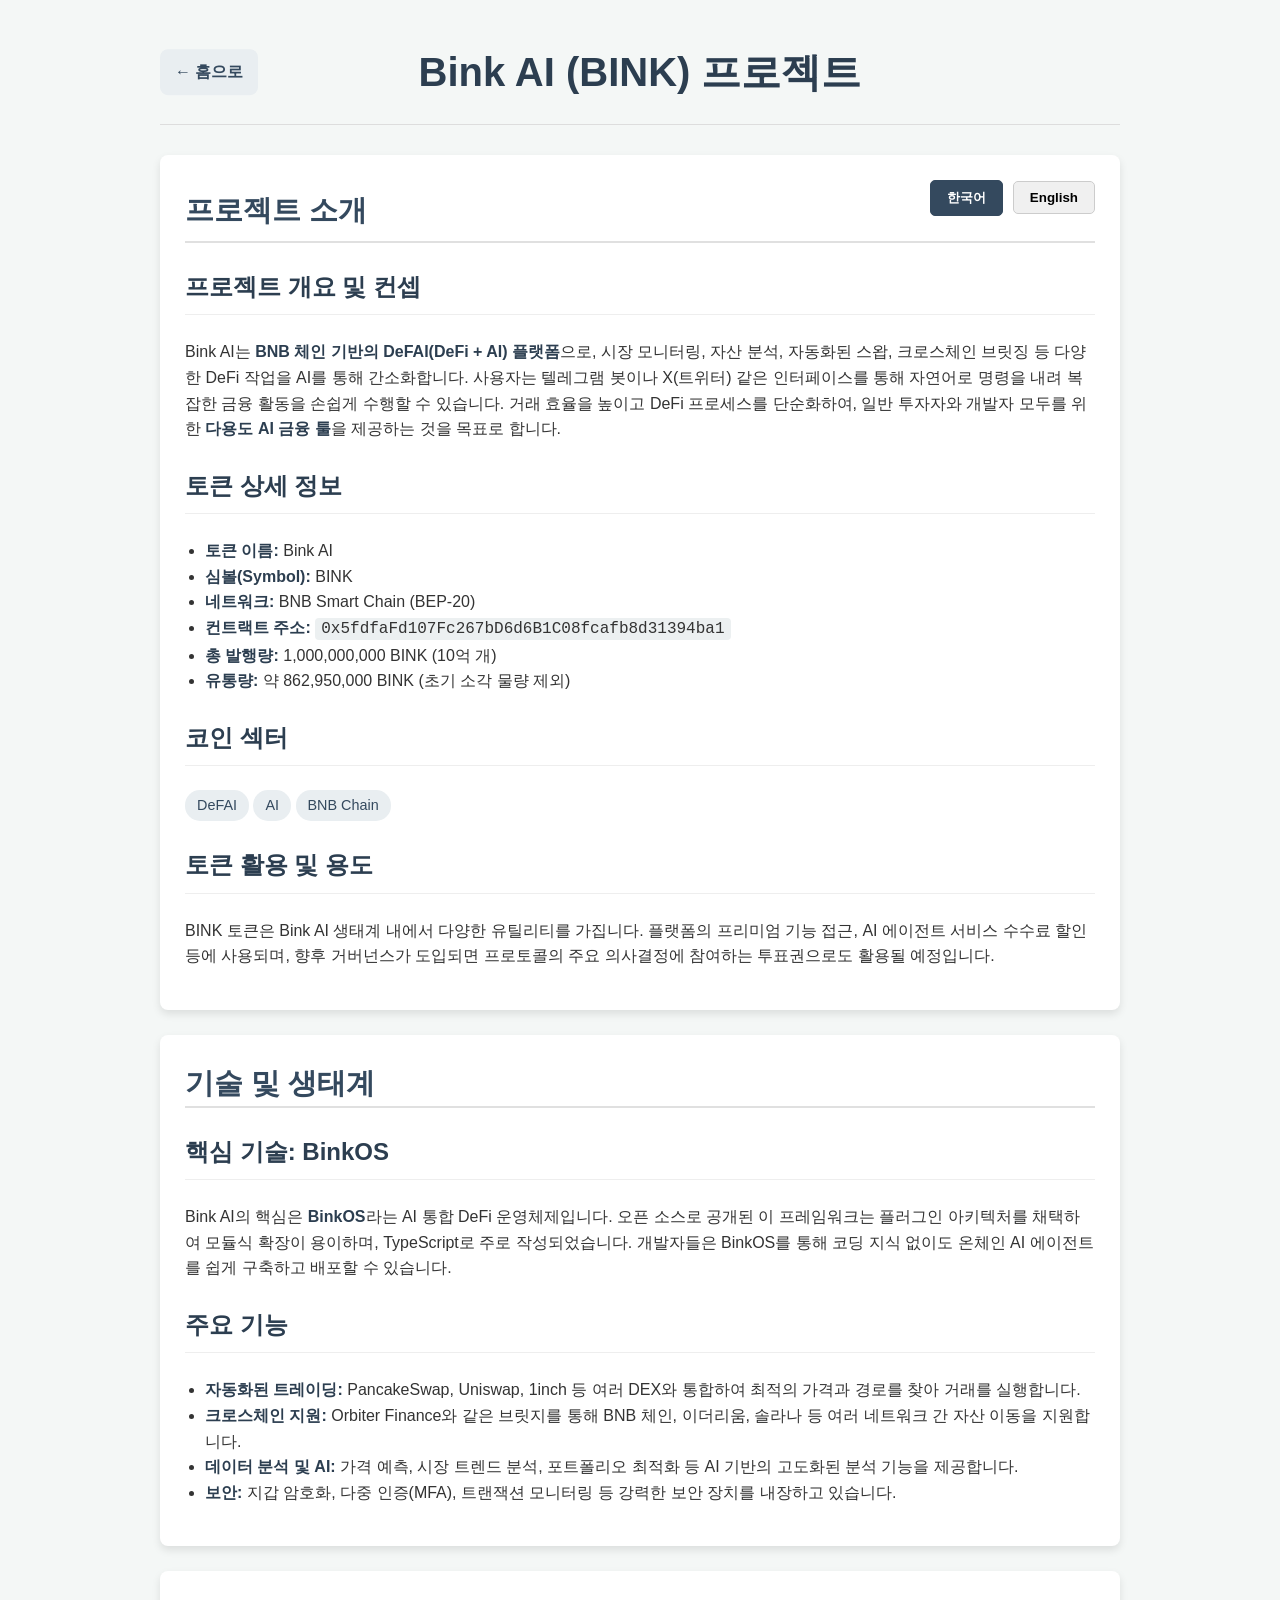
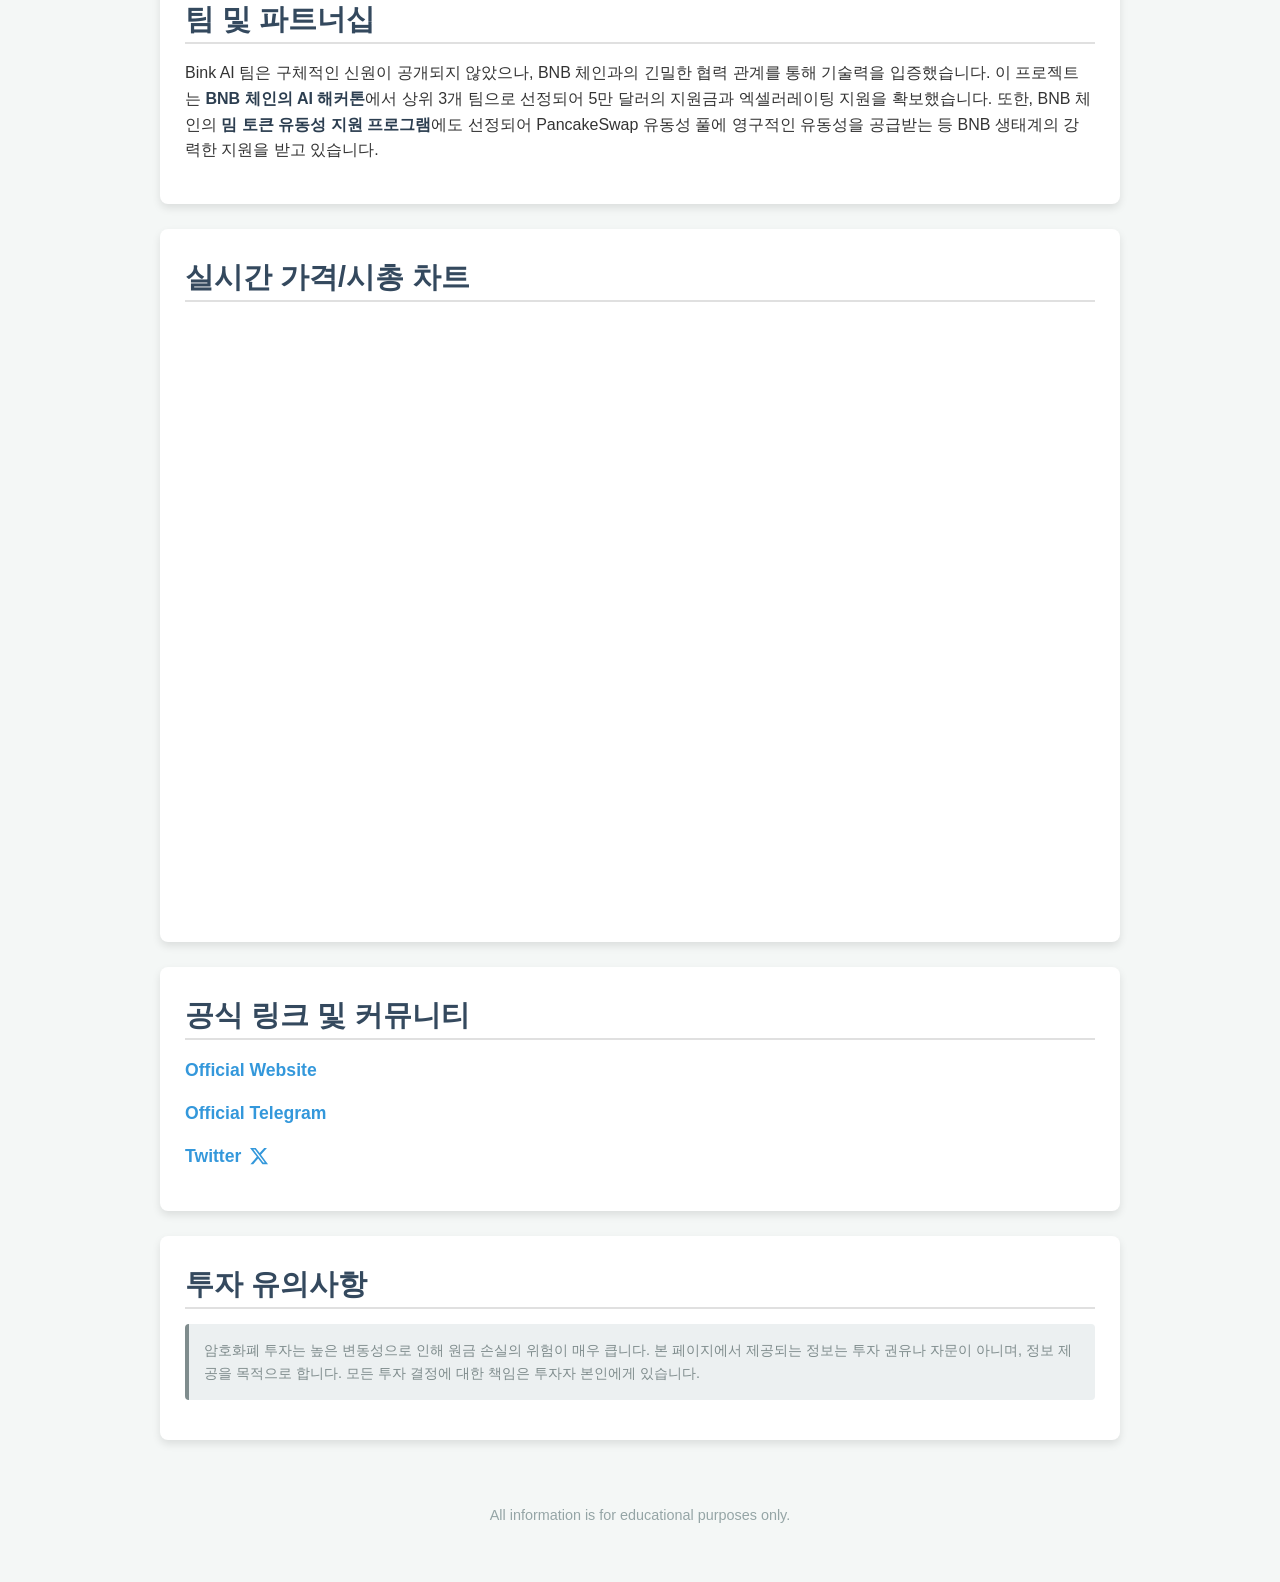
<file: data/bink.html>
<!DOCTYPE html>
<html lang="ko">
<head>
    <meta charset="UTF-8">
    <meta name="viewport" content="width=device-width, initial-scale=1.0">
    <title id="page-title">Bink AI (BINK) 프로젝트</title>
    <style>
        /* 기본 스타일 */
        body {
            font-family: 'Segoe UI', Tahoma, Geneva, Verdana, sans-serif;
            margin: 0;
            padding: 0;
            background-color: #f4f7f6;
            color: #333;
            line-height: 1.6;
        }
        .container {
            max-width: 960px;
            margin: 20px auto;
            padding: 0 20px;
        }
        header {
            position: relative; /* 홈 버튼 위치를 위해 추가 */
            text-align: center;
            padding: 20px 0;
            border-bottom: 1px solid #ddd;
            margin-bottom: 30px;
        }
        /* [추가] 홈 버튼 스타일 */
        .home-button {
            position: absolute;
            top: 50%;
            left: 0;
            transform: translateY(-50%);
            text-decoration: none;
            background-color: #e9eef1;
            color: #34495e;
            padding: 10px 15px;
            border-radius: 8px;
            font-weight: bold;
            transition: background-color 0.2s;
        }
        .home-button:hover {
            background-color: #dce3e8;
        }
        header h1 {
            font-size: 2.5em;
            color: #2c3e50;
            margin: 0;
        }
        .card {
            background-color: #ffffff;
            border-radius: 8px;
            box-shadow: 0 4px 8px rgba(0, 0, 0, 0.1);
            padding: 25px;
            margin-bottom: 25px;
            overflow: hidden;
        }
        .card h2 {
            font-size: 1.8em;
            color: #34495e;
            margin-top: 0;
            padding-bottom: 10px;
        }
        .card-header {
            display: flex;
            justify-content: space-between;
            align-items: center;
            border-bottom: 2px solid #e0e0e0;
            margin-bottom: 15px;
        }
        .card-header h2 {
            border: none;
            margin: 0;
            padding: 0;
        }
        
        .lang-switcher {
            margin-bottom: 25px;
            text-align: right;
        }
        .lang-switcher button {
            background-color: #f0f0f0; border: 1px solid #ccc; padding: 8px 16px;
            cursor: pointer; border-radius: 5px; font-weight: bold;
            margin-left: 5px; transition: background-color 0.3s, color 0.3s;
        }
        .lang-switcher button:hover { background-color: #e0e0e0; }
        .lang-switcher button.active { background-color: #34495e; color: #ffffff; border-color: #34495e; }

        .content-block h3 {
            font-size: 1.5em; color: #2c3e50; margin-top: 25px;
            border-bottom: 1px solid #eee; padding-bottom: 8px;
        }
        .content-block ul { padding-left: 20px; }
        .content-block code {
            background-color: #ecf0f1; padding: 2px 6px; border-radius: 4px;
            font-family: 'Courier New', Courier, monospace; word-break: break-all;
        }
        .content-block strong { color: #2c3e50; }
        
        .sector-tags { margin-top: 10px; }
        .sector-tag {
            display: inline-block; background-color: #e9eef1; color: #34495e;
            padding: 4px 12px; border-radius: 15px; font-size: 0.9em; font-weight: 500;
        }
        
        .official-links ul { list-style: none; padding: 0; }
        .official-links li { margin-bottom: 15px; }
        .official-links a {
            display: inline-flex; align-items: center; text-decoration: none;
            color: #3498db; font-weight: bold; font-size: 1.1em;
        }
        .official-links a:hover { text-decoration: underline; }
        .official-links a svg { width: 20px; height: 20px; margin-left: 8px; fill: #3498db; }

        .chart-container { position: relative; width: 100%; height: 600px; }
        #geckoterminal-embed { width: 100%; height: 100%; border: none; }
        .disclaimer {
            font-size: 0.9em; color: #7f8c8d; background-color: #ecf0f1;
            padding: 15px; border-left: 4px solid #7f8c8d; border-radius: 4px;
        }
        footer {
            text-align: center; padding: 20px 0; margin-top: 30px;
            font-size: 0.9em; color: #95a5a6;
        }
        @media (max-width: 768px) {
            header { padding-top: 60px; } /* 헤더 공간 확보 */
            .home-button { top: 15px; left: 0; }
            header h1 { font-size: 2em; }
            .card h2 { font-size: 1.5em; }
            .chart-container { height: 450px; }
            .container { padding: 0 15px; }
            .card-header { flex-direction: column; align-items: flex-start; }
            .lang-switcher { width: 100%; text-align: right; margin-top: 10px; margin-bottom: 15px;}
        }
    </style>
</head>
<body>

    <div class="container">
        <header>
            <a href="../index.html" class="home-button">← 홈으로</a>
            <h1 id="main-title">Bink AI (BINK) 프로젝트</h1>
        </header>

        <main>
            <!-- 프로젝트 소개 섹션 -->
            <section class="card">
                <div class="card-header">
                    <h2 id="intro-title">프로젝트 소개</h2>
                    <div class="lang-switcher">
                        <button id="btn-ko" class="active">한국어</button>
                        <button id="btn-en">English</button>
                    </div>
                </div>
                <div class="content-block lang-ko">
                    <h3>프로젝트 개요 및 컨셉</h3>
                    <p>Bink AI는 <strong>BNB 체인 기반의 DeFAI(DeFi + AI) 플랫폼</strong>으로, 시장 모니터링, 자산 분석, 자동화된 스왑, 크로스체인 브릿징 등 다양한 DeFi 작업을 AI를 통해 간소화합니다. 사용자는 텔레그램 봇이나 X(트위터) 같은 인터페이스를 통해 자연어로 명령을 내려 복잡한 금융 활동을 손쉽게 수행할 수 있습니다. 거래 효율을 높이고 DeFi 프로세스를 단순화하여, 일반 투자자와 개발자 모두를 위한 <strong>다용도 AI 금융 툴</strong>을 제공하는 것을 목표로 합니다.</p>
                    
                    <h3>토큰 상세 정보</h3>
                    <ul>
                        <li><strong>토큰 이름:</strong> Bink AI</li>
                        <li><strong>심볼(Symbol):</strong> BINK</li>
                        <li><strong>네트워크:</strong> BNB Smart Chain (BEP-20)</li>
                        <li><strong>컨트랙트 주소:</strong> <code>0x5fdfaFd107Fc267bD6d6B1C08fcafb8d31394ba1</code></li>
                        <li><strong>총 발행량:</strong> 1,000,000,000 BINK (10억 개)</li>
                        <li><strong>유통량:</strong> 약 862,950,000 BINK (초기 소각 물량 제외)</li>
                    </ul>

                    <h3>코인 섹터</h3>
                    <div class="sector-tags">
                        <span class="sector-tag">DeFAI</span>
                        <span class="sector-tag">AI</span>
                        <span class="sector-tag">BNB Chain</span>
                    </div>

                    <h3>토큰 활용 및 용도</h3>
                    <p>BINK 토큰은 Bink AI 생태계 내에서 다양한 유틸리티를 가집니다. 플랫폼의 프리미엄 기능 접근, AI 에이전트 서비스 수수료 할인 등에 사용되며, 향후 거버넌스가 도입되면 프로토콜의 주요 의사결정에 참여하는 투표권으로도 활용될 예정입니다.</p>
                </div>
                <div class="content-block lang-en" style="display: none;">
                    <h3>Project Overview and Concept</h3>
                    <p>Bink AI is a <strong>DeFAI (DeFi + AI) platform on the BNB Chain</strong> that simplifies various DeFi tasks like market monitoring, asset analysis, automated swaps, and cross-chain bridging through AI. Users can easily perform complex financial activities with natural language commands via interfaces like Telegram bots or X (Twitter). The project aims to provide a <strong>versatile AI financial toolkit</strong> for both regular investors and developers by enhancing trading efficiency and streamlining DeFi processes.</p>
                    
                    <h3>Token Details</h3>
                    <ul>
                        <li><strong>Token Name:</strong> Bink AI</li>
                        <li><strong>Symbol:</strong> BINK</li>
                        <li><strong>Network:</strong> BNB Smart Chain (BEP-20)</li>
                        <li><strong>Contract Address:</strong> <code>0x5fdfaFd107Fc267bD6d6B1C08fcafb8d31394ba1</code></li>
                        <li><strong>Total Supply:</strong> 1,000,000,000 BINK (1 billion)</li>
                        <li><strong>Circulating Supply:</strong> Approx. 862,950,000 BINK (excluding initial burn)</li>
                    </ul>
                    
                    <h3>Coin Sector</h3>
                    <div class="sector-tags">
                        <span class="sector-tag">DeFAI</span>
                        <span class="sector-tag">AI</span>
                        <span class="sector-tag">BNB Chain</span>
                    </div>

                    <h3>Use Cases and Utility of BINK</h3>
                    <p>The BINK token has various utilities within the Bink AI ecosystem. It is used for accessing premium platform features and receiving discounts on AI agent services. With the future introduction of governance, it will also serve as a voting token for key protocol decisions.</p>
                </div>
            </section>

            <!-- 기술 및 생태계 섹션 -->
            <section class="card">
                <div class="card-header">
                    <h2 id="tech-title">기술 및 생태계</h2>
                </div>
                <div class="content-block lang-ko">
                    <h3>핵심 기술: BinkOS</h3>
                    <p>Bink AI의 핵심은 <strong>BinkOS</strong>라는 AI 통합 DeFi 운영체제입니다. 오픈 소스로 공개된 이 프레임워크는 플러그인 아키텍처를 채택하여 모듈식 확장이 용이하며, TypeScript로 주로 작성되었습니다. 개발자들은 BinkOS를 통해 코딩 지식 없이도 온체인 AI 에이전트를 쉽게 구축하고 배포할 수 있습니다.</p>
                    <h3>주요 기능</h3>
                    <ul>
                        <li><strong>자동화된 트레이딩:</strong> PancakeSwap, Uniswap, 1inch 등 여러 DEX와 통합하여 최적의 가격과 경로를 찾아 거래를 실행합니다.</li>
                        <li><strong>크로스체인 지원:</strong> Orbiter Finance와 같은 브릿지를 통해 BNB 체인, 이더리움, 솔라나 등 여러 네트워크 간 자산 이동을 지원합니다.</li>
                        <li><strong>데이터 분석 및 AI:</strong> 가격 예측, 시장 트렌드 분석, 포트폴리오 최적화 등 AI 기반의 고도화된 분석 기능을 제공합니다.</li>
                        <li><strong>보안:</strong> 지갑 암호화, 다중 인증(MFA), 트랜잭션 모니터링 등 강력한 보안 장치를 내장하고 있습니다.</li>
                    </ul>
                </div>
                <div class="content-block lang-en" style="display: none;">
                    <h3>Core Technology: BinkOS</h3>
                    <p>At the core of Bink AI is <strong>BinkOS</strong>, an AI-integrated DeFi operating system. This open-source framework features a plugin architecture for easy modular expansion and is primarily written in TypeScript. BinkOS enables developers to build and deploy on-chain AI agents without extensive coding knowledge.</p>
                    <h3>Key Features</h3>
                    <ul>
                        <li><strong>Automated Trading:</strong> Executes trades by finding optimal prices and routes through integration with multiple DEXs like PancakeSwap, Uniswap, and 1inch.</li>
                        <li><strong>Cross-Chain Support:</strong> Supports asset transfers between various networks, including BNB Chain, Ethereum, and Solana, via bridges like Orbiter Finance.</li>
                        <li><strong>Data Analysis & AI:</strong> Provides advanced AI-based analytical functions such as price prediction, market trend analysis, and portfolio optimization.</li>
                        <li><strong>Security:</strong> Incorporates robust security measures, including wallet encryption, Multi-Factor Authentication (MFA), and transaction monitoring.</li>
                    </ul>
                </div>
            </section>
            
            <!-- 팀 및 파트너십 섹션 -->
            <section class="card">
                <div class="card-header">
                    <h2 id="team-title">팀 및 파트너십</h2>
                </div>
                <div class="content-block lang-ko">
                    <p>Bink AI 팀은 구체적인 신원이 공개되지 않았으나, BNB 체인과의 긴밀한 협력 관계를 통해 기술력을 입증했습니다. 이 프로젝트는 <strong>BNB 체인의 AI 해커톤</strong>에서 상위 3개 팀으로 선정되어 5만 달러의 지원금과 엑셀러레이팅 지원을 확보했습니다. 또한, BNB 체인의 <strong>밈 토큰 유동성 지원 프로그램</strong>에도 선정되어 PancakeSwap 유동성 풀에 영구적인 유동성을 공급받는 등 BNB 생태계의 강력한 지원을 받고 있습니다.</p>
                </div>
                <div class="content-block lang-en" style="display: none;">
                    <p>While the Bink AI team remains anonymous, they have proven their technical capabilities through a close collaboration with BNB Chain. The project was selected as one of the top 3 teams in the <strong>BNB Chain AI Hackathon</strong>, securing a $50,000 grant and accelerator support. Additionally, it was chosen for the <strong>Meme Token Liquidity Support Program</strong> by BNB Chain, receiving permanent liquidity for its PancakeSwap pool, highlighting strong support from the BNB ecosystem.</p>
                </div>
            </section>

            <!-- 실시간 가격/시총 차트 섹션 -->
            <section class="card">
                <div class="card-header">
                    <h2 id="chart-title">실시간 가격/시총 차트</h2>
                </div>
                <div class="chart-container">
                    <iframe height="100%" width="100%" id="geckoterminal-embed" title="GeckoTerminal Embed" src="https://www.geckoterminal.com/ko/bsc/pools/0x336ba8c1bff23894a77ebf8e31e736ebbe3ba846?embed=1&info=0&swaps=0&grayscale=0&light_chart=0&chart_type=price&resolution=1d" frameborder="0" allow="clipboard-write" allowfullscreen></iframe>
                </div>
            </section>
            
            <!-- 공식 링크 섹션 -->
            <section class="card official-links">
                <div class="card-header">
                    <h2 id="links-title">공식 링크 및 커뮤니티</h2>
                </div>
                <ul>
                    <li><a href="https://bink.ai/" target="_blank" rel="noopener noreferrer">Official Website</a></li>
                    <li><a href="https://t.me/BinkAIchat" target="_blank" rel="noopener noreferrer">Official Telegram</a></li>
                    <li>
                        <a href="https://x.com/bink_ai" target="_blank" rel="noopener noreferrer" title="트위터 바로가기">
                            Twitter
                            <svg viewBox="0 0 24 24" aria-hidden="true"><g><path d="M18.244 2.25h3.308l-7.227 8.26 8.502 11.24H16.17l-5.214-6.817L4.99 21.75H1.68l7.73-8.835L1.254 2.25H8.08l4.713 6.231zm-1.161 17.52h1.833L7.084 4.126H5.117z"></path></g></svg>
                        </a>
                    </li>
                </ul>
            </section>

            <!-- 투자 유의사항 섹션 -->
            <section class="card">
                <div class="card-header">
                    <h2 id="disclaimer-title">투자 유의사항</h2>
                </div>
                <p class="disclaimer" id="disclaimer-text">암호화폐 투자는 높은 변동성으로 인해 원금 손실의 위험이 매우 큽니다. 본 페이지에서 제공되는 정보는 투자 권유나 자문이 아니며, 정보 제공을 목적으로 합니다. 모든 투자 결정에 대한 책임은 투자자 본인에게 있습니다.</p>
            </section>
        </main>

        <footer>
            <p>All information is for educational purposes only.</p>
        </footer>
    </div>
    
    <!-- 언어 전환을 위한 스크립트 -->
    <script>
        const translations = {
            ko: {
                pageTitle: "Bink AI (BINK) 프로젝트",
                mainTitle: "Bink AI (BINK) 프로젝트",
                homeButton: "← 홈으로",
                introTitle: "프로젝트 소개",
                techTitle: "기술 및 생태계",
                teamTitle: "팀 및 파트너십",
                chartTitle: "실시간 가격/시총 차트",
                linksTitle: "공식 링크 및 커뮤니티",
                disclaimerTitle: "투자 유의사항",
                disclaimerText: "암호화폐 투자는 높은 변동성으로 인해 원금 손실의 위험이 매우 큽니다. 본 페이지에서 제공되는 정보는 투자 권유나 자문이 아니며, 정보 제공을 목적으로 합니다. 모든 투자 결정에 대한 책임은 투자자 본인에게 있습니다."
            },
            en: {
                pageTitle: "Bink AI (BINK) Project",
                mainTitle: "Bink AI (BINK) Project",
                homeButton: "← Back to Home",
                introTitle: "Project Introduction",
                techTitle: "Technology & Ecosystem",
                teamTitle: "Team & Partnerships",
                chartTitle: "Real-time Price / Market Cap Chart",
                linksTitle: "Official Links & Community",
                disclaimerTitle: "Investment Disclaimer",
                disclaimerText: "Cryptocurrency investment involves a high risk of principal loss due to high volatility. The information provided on this page is not an investment recommendation or advice and is for informational purposes only. All investment decisions are the responsibility of the investor."
            }
        };

        const btnKo = document.getElementById('btn-ko');
        const btnEn = document.getElementById('btn-en');
        const contentsKo = document.querySelectorAll('.lang-ko');
        const contentsEn = document.querySelectorAll('.lang-en');

        function setLanguage(lang) {
            const t = translations[lang];

            document.getElementById('page-title').innerText = t.pageTitle;
            document.getElementById('main-title').innerText = t.mainTitle;
            document.querySelector('.home-button').innerText = t.homeButton;
            document.getElementById('intro-title').innerText = t.introTitle;
            document.getElementById('tech-title').innerText = t.techTitle;
            document.getElementById('team-title').innerText = t.teamTitle;
            document.getElementById('chart-title').innerText = t.chartTitle;
            document.getElementById('links-title').innerText = t.linksTitle;
            document.getElementById('disclaimer-title').innerText = t.disclaimerTitle;
            document.getElementById('disclaimer-text').innerText = t.disclaimerText;

            if (lang === 'ko') {
                contentsKo.forEach(el => el.style.display = 'block');
                contentsEn.forEach(el => el.style.display = 'none');
                btnKo.classList.add('active');
                btnEn.classList.remove('active');
            } else {
                contentsKo.forEach(el => el.style.display = 'none');
                contentsEn.forEach(el => el.style.display = 'block');
                btnEn.classList.add('active');
                btnKo.classList.remove('active');
            }
        }

        btnKo.addEventListener('click', () => setLanguage('ko'));
        btnEn.addEventListener('click', () => setLanguage('en'));

        document.addEventListener('DOMContentLoaded', () => {
            setLanguage('ko');
        });
    </script>
</body>
</html>
</file>
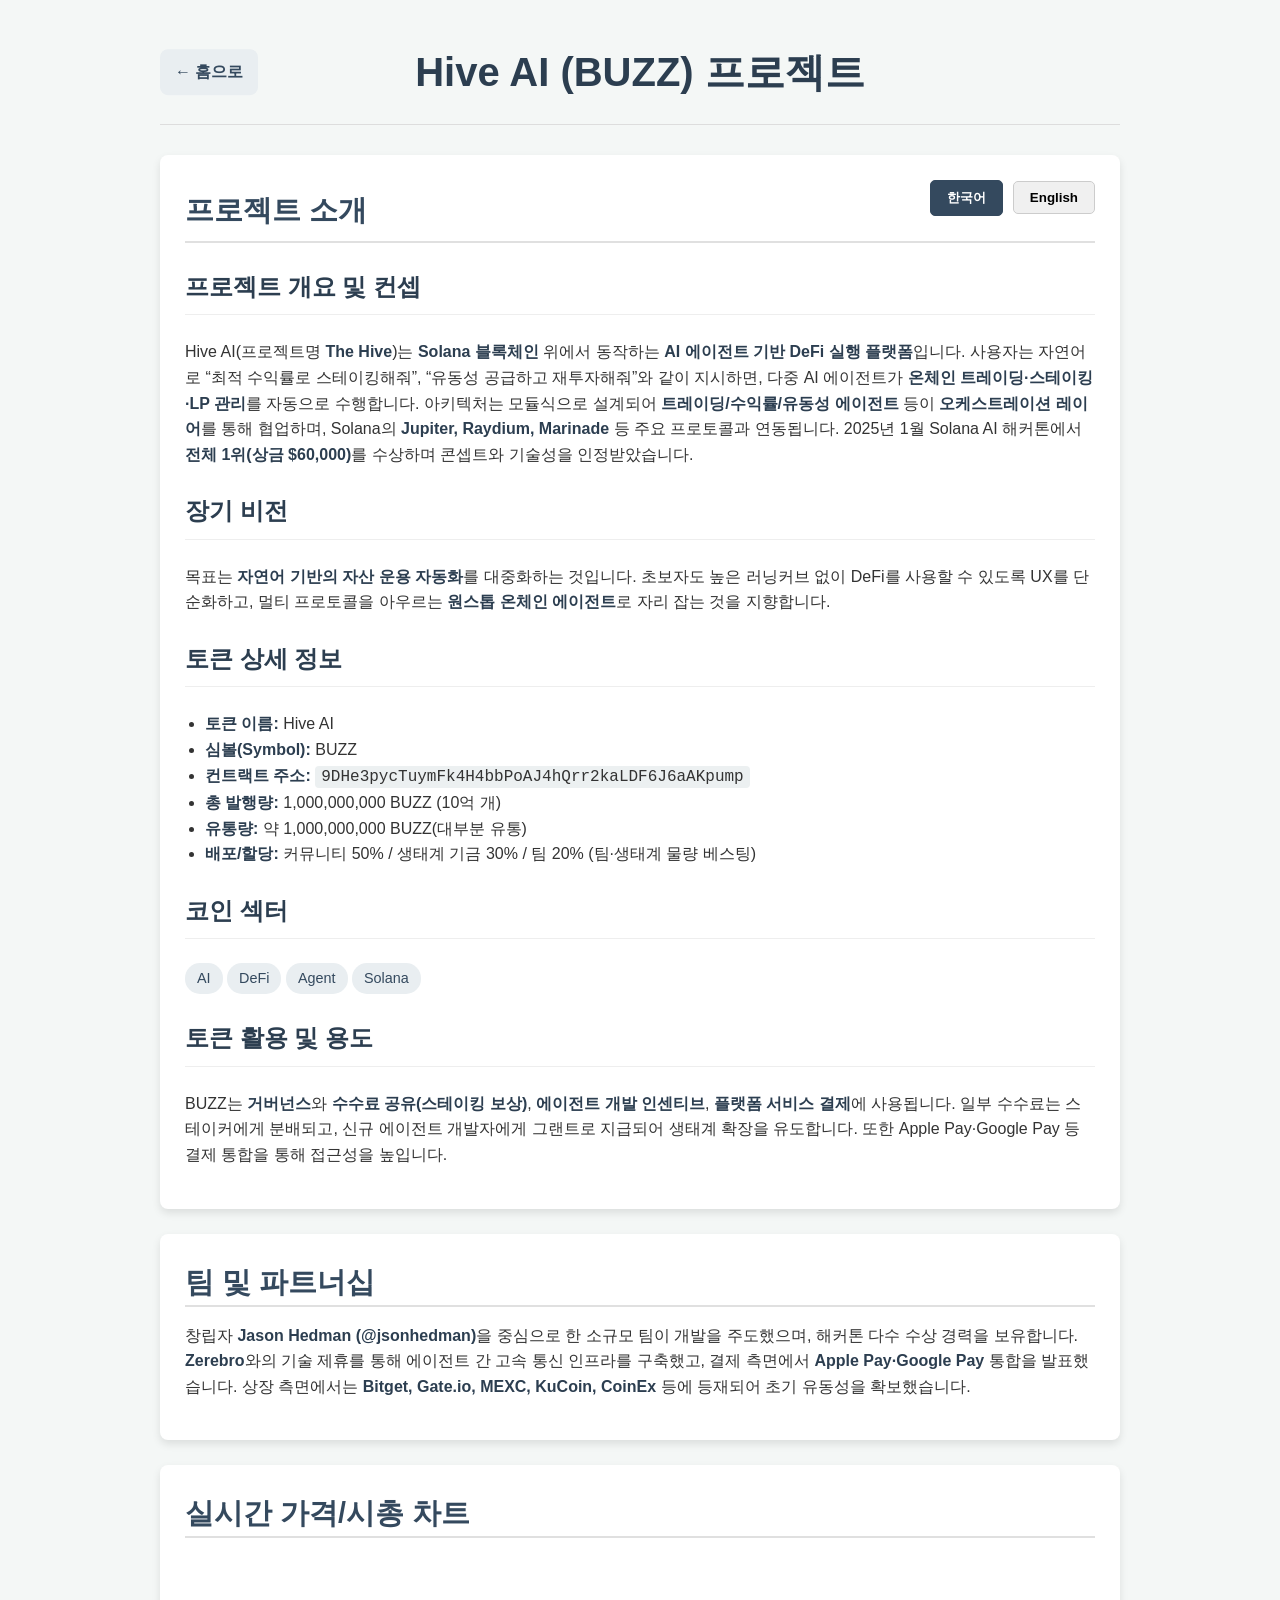
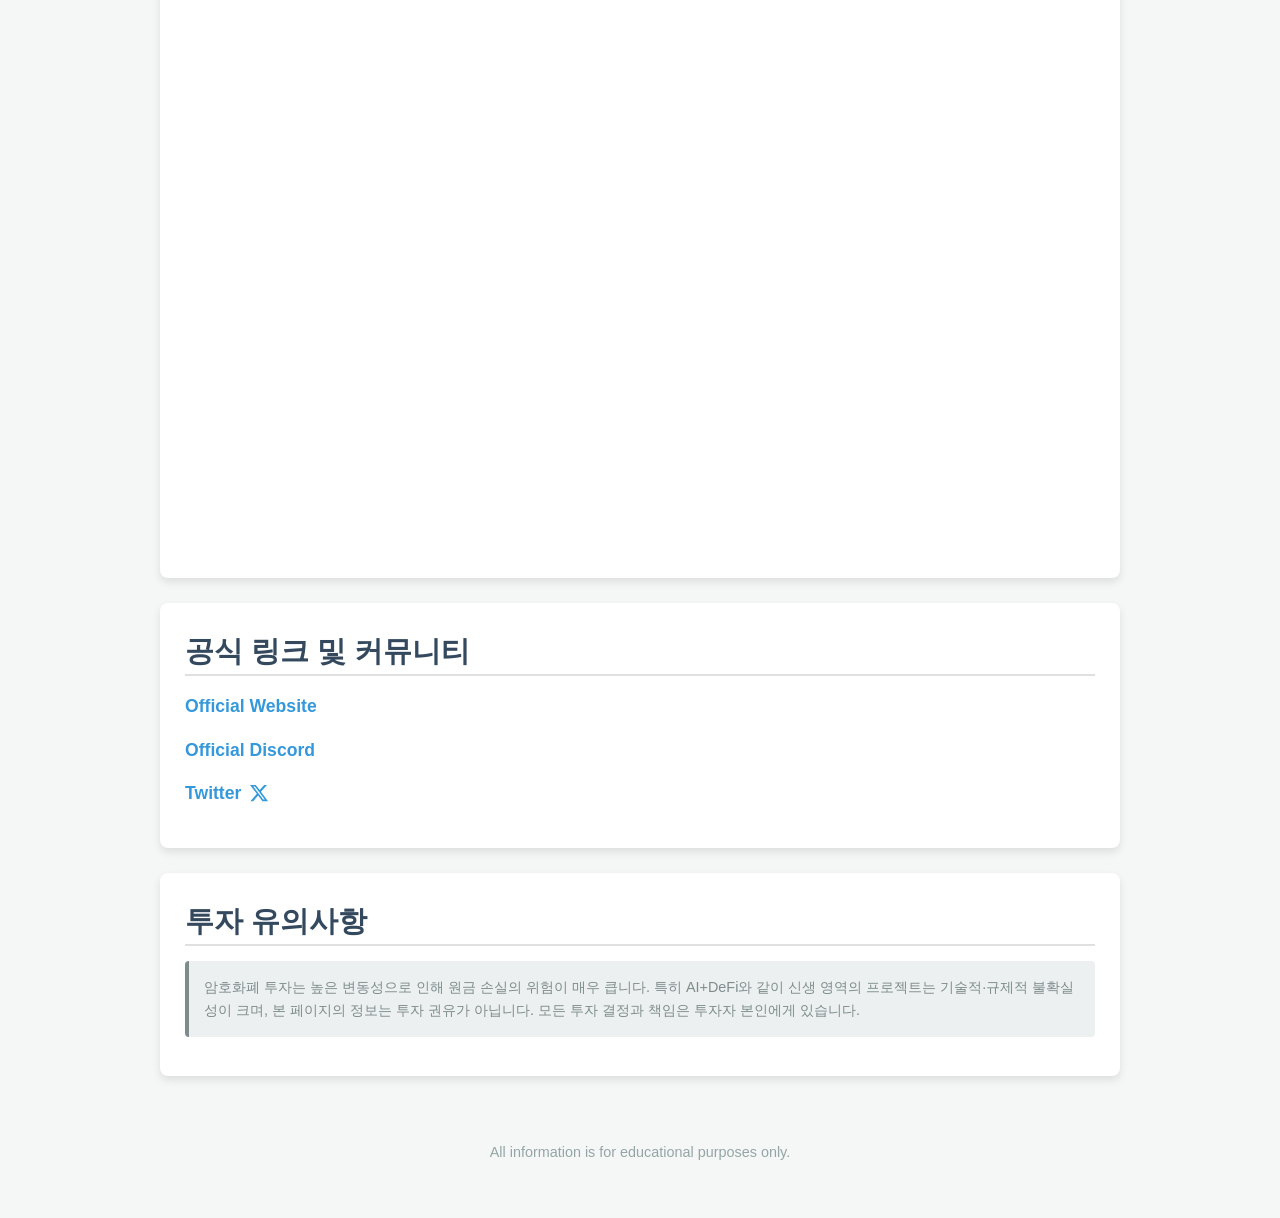
<file: data/buzz.html>
<!DOCTYPE html>  
<html lang="ko"> 
<head>     
    <meta charset="UTF-8">     
    <meta name="viewport" content="width=device-width, initial-scale=1.0">     
    <title id="page-title">Hive AI (BUZZ) 프로젝트</title>     
    <style>         
        /* 기본 스타일 */         
        body {             
            font-family: 'Segoe UI', Tahoma, Geneva, Verdana, sans-serif;             
            margin: 0;             
            padding: 0;             
            background-color: #f4f7f6;             
            color: #333;             
            line-height: 1.6;         
        }         
        .container {             
            max-width: 960px;             
            margin: 20px auto;             
            padding: 0 20px;         
        }         
        header {             
            position: relative;             
            text-align: center;             
            padding: 20px 0;             
            border-bottom: 1px solid #ddd;             
            margin-bottom: 30px;         
        }         
        .home-button {             
            position: absolute;             
            top: 50%;             
            left: 0;             
            transform: translateY(-50%);             
            text-decoration: none;             
            background-color: #e9eef1;             
            color: #34495e;             
            padding: 10px 15px;             
            border-radius: 8px;             
            font-weight: bold;             
            transition: background-color 0.2s;         
        }         
        .home-button:hover {             
            background-color: #dce3e8;         
        }         
        header h1 {             
            font-size: 2.5em;             
            color: #2c3e50;             
            margin: 0;         
        }         
        .card {             
            background-color: #ffffff;             
            border-radius: 8px;             
            box-shadow: 0 4px 8px rgba(0, 0, 0, 0.1);             
            padding: 25px;             
            margin-bottom: 25px;             
            overflow: hidden;         
        }         
        .card h2 {             
            font-size: 1.8em;             
            color: #34495e;             
            margin-top: 0;             
            padding-bottom: 10px;         
        }         
        .card-header {             
            display: flex;             
            justify-content: space-between;             
            align-items: center;             
            border-bottom: 2px solid #e0e0e0;             
            margin-bottom: 15px;         
        }         
        .card-header h2 {             
            border: none;             
            margin: 0;             
            padding: 0;         
        }                  
        .lang-switcher {             
            margin-bottom: 25px;             
            text-align: right;         
        }         
        .lang-switcher button {             
            background-color: #f0f0f0; border: 1px solid #ccc; padding: 8px 16px;             
            cursor: pointer; border-radius: 5px; font-weight: bold;             
            margin-left: 5px; transition: background-color 0.3s, color 0.3s;         
        }         
        .lang-switcher button:hover { background-color: #e0e0e0; }         
        .lang-switcher button.active { background-color: #34495e; color: #ffffff; border-color: #34495e; }          
        .content-block h3 {             
            font-size: 1.5em; color: #2c3e50; margin-top: 25px;             
            border-bottom: 1px solid #eee; padding-bottom: 8px;         
        }         
        .content-block ul { padding-left: 20px; }         
        .content-block code {             
            background-color: #ecf0f1; padding: 2px 6px; border-radius: 4px;             
            font-family: 'Courier New', Courier, monospace; word-break: break-all;         
        }         
        .content-block strong { color: #2c3e50; }                  
        .sector-tags { margin-top: 10px; }         
        .sector-tag {             
            display: inline-block; background-color: #e9eef1; color: #34495e;             
            padding: 4px 12px; border-radius: 15px; font-size: 0.9em; font-weight: 500;         
        }                  
        .official-links ul { list-style: none; padding: 0; }         
        .official-links li { margin-bottom: 15px; }         
        .official-links a {             
            display: inline-flex; align-items: center; text-decoration: none;             
            color: #3498db; font-weight: bold; font-size: 1.1em;         
        }         
        .official-links a:hover { text-decoration: underline; }         
        .official-links a svg { width: 20px; height: 20px; margin-left: 8px; fill: #3498db; }          
        .chart-container { position: relative; width: 100%; height: 600px; }         
        #geckoterminal-embed { width: 100%; height: 100%; border: none; }         
        .disclaimer {             
            font-size: 0.9em; color: #7f8c8d; background-color: #ecf0f1;             
            padding: 15px; border-left: 4px solid #7f8c8d; border-radius: 4px;         
        }         
        footer {             
            text-align: center; padding: 20px 0; margin-top: 30px;             
            font-size: 0.9em; color: #95a5a6;         
        }         
        @media (max-width: 768px) {             
            header { padding-top: 60px; }             
            .home-button { top: 15px; left: 0; }             
            header h1 { font-size: 2em; }             
            .card h2 { font-size: 1.5em; }             
            .chart-container { height: 450px; }             
            .container { padding: 0 15px; }             
            .card-header { flex-direction: column; align-items: flex-start; }             
            .lang-switcher { width: 100%; text-align: right; margin-top: 10px; margin-bottom: 15px;}         
        }     
    </style> 
</head> 
<body>      
    <div class="container">         
        <header>             
            <a href="../index.html" class="home-button">← 홈으로</a>             
            <h1 id="main-title">Hive AI (BUZZ) 프로젝트</h1>         
        </header>          
        <main>             
            <!-- 프로젝트 소개 섹션 -->             
            <section class="card">                 
                <div class="card-header">                     
                    <h2 id="intro-title">프로젝트 소개</h2>                     
                    <div class="lang-switcher">                         
                        <button id="btn-ko" class="active">한국어</button>                         
                        <button id="btn-en">English</button>                     
                    </div>                 
                </div>                 
                <div class="content-block lang-ko">                     
                    <h3>프로젝트 개요 및 컨셉</h3>                     
                    <p>Hive AI(프로젝트명 <strong>The Hive</strong>)는 <strong>Solana 블록체인</strong> 위에서 동작하는 <strong>AI 에이전트 기반 DeFi 실행 플랫폼</strong>입니다. 사용자는 자연어로 “최적 수익률로 스테이킹해줘”, “유동성 공급하고 재투자해줘”와 같이 지시하면, 다중 AI 에이전트가 <strong>온체인 트레이딩·스테이킹·LP 관리</strong>를 자동으로 수행합니다. 아키텍처는 모듈식으로 설계되어 <strong>트레이딩/수익률/유동성 에이전트</strong> 등이 <strong>오케스트레이션 레이어</strong>를 통해 협업하며, Solana의 <strong>Jupiter, Raydium, Marinade</strong> 등 주요 프로토콜과 연동됩니다. 2025년 1월 Solana AI 해커톤에서 <strong>전체 1위(상금 $60,000)</strong>를 수상하며 콘셉트와 기술성을 인정받았습니다.</p><h3>장기 비전</h3>                     
                    <p>목표는 <strong>자연어 기반의 자산 운용 자동화</strong>를 대중화하는 것입니다. 초보자도 높은 러닝커브 없이 DeFi를 사용할 수 있도록 UX를 단순화하고, 멀티 프로토콜을 아우르는 <strong>원스톱 온체인 에이전트</strong>로 자리 잡는 것을 지향합니다.</p>                                          
                    <h3>토큰 상세 정보</h3>                     
                    <ul>                         
                        <li><strong>토큰 이름:</strong> Hive AI</li>                         
                        <li><strong>심볼(Symbol):</strong> BUZZ</li>                         
                        <li><strong>컨트랙트 주소:</strong> <code>9DHe3pycTuymFk4H4bbPoAJ4hQrr2kaLDF6J6aAKpump</code></li>                         
                        <li><strong>총 발행량:</strong> 1,000,000,000 BUZZ (10억 개)</li>                         
                        <li><strong>유통량:</strong> 약 1,000,000,000 BUZZ(대부분 유통)</li>                         
                        <li><strong>배포/할당:</strong> 커뮤니티 50% / 생태계 기금 30% / 팀 20% (팀·생태계 물량 베스팅)</li>                     
                    </ul>                      
                    <h3>코인 섹터</h3>                     
                    <div class="sector-tags">                         
                        <span class="sector-tag">AI</span>                         
                        <span class="sector-tag">DeFi</span>                         
                        <span class="sector-tag">Agent</span>                         
                        <span class="sector-tag">Solana</span>                     
                    </div>                      
                    <h3>토큰 활용 및 용도</h3>                     
                    <p>BUZZ는 <strong>거버넌스</strong>와 <strong>수수료 공유(스테이킹 보상)</strong>, <strong>에이전트 개발 인센티브</strong>, <strong>플랫폼 서비스 결제</strong>에 사용됩니다. 일부 수수료는 스테이커에게 분배되고, 신규 에이전트 개발자에게 그랜트로 지급되어 생태계 확장을 유도합니다. 또한 Apple Pay·Google Pay 등 결제 통합을 통해 접근성을 높입니다.</p>                 
                </div>                 
                <div class="content-block lang-en" style="display: none;">                     
                    <h3>Project Overview and Concept</h3>                     
                    <p>Hive AI (code name <strong>The Hive</strong>) is an <strong>AI agent–driven DeFi execution platform</strong> on <strong>Solana</strong>. Users can issue natural-language commands such as “stake for the best yield” or “provide liquidity and auto-compound,” and coordinated agents perform <strong>on-chain trading, staking, and LP management</strong>. The architecture is modular—<strong>trading/yield/liquidity agents</strong> collaborate via an <strong>orchestration layer</strong>, integrated with major Solana protocols such as <strong>Jupiter, Raydium, and Marinade</strong>. The team won <strong>1st place (US$60,000)</strong> in the Solana AI Hackathon in January 2025.</p><h3>Long-term Vision</h3>                     
                    <p>The goal is to <strong>popularize natural-language asset management</strong> and become a <strong>one‑stop on-chain agent</strong> spanning multiple protocols, lowering the learning curve for DeFi newcomers.</p>                      
                    <h3>Token Details</h3>                     
                    <ul>                         
                        <li><strong>Token Name:</strong> Hive AI</li>                         
                        <li><strong>Symbol:</strong> BUZZ</li>                         
                        $1
                        <li><strong>Contract Address:</strong> <code>9DHe3pycTuymFk4H4bbPoAJ4hQrr2kaLDF6J6aAKpump</code></li>                         
                        <li><strong>Total Supply:</strong> 1,000,000,000 BUZZ</li>                         
                        <li><strong>Circulating:</strong> ~1,000,000,000 BUZZ</li>                         
                        <li><strong>Allocation:</strong> Community 50% / Ecosystem 30% / Team 20% (vesting for non-circulating allocations)</li>                     
                    </ul>                      
                    <h3>Coin Sector</h3>                     
                    <div class="sector-tags">                         
                        <span class="sector-tag">AI</span>                         
                        <span class="sector-tag">DeFi</span>                         
                        <span class="sector-tag">Agent</span>                         
                        <span class="sector-tag">Solana</span>                     
                    </div>                      
                    <h3>Use Cases & Utility</h3>                     
                    <p>BUZZ powers <strong>governance</strong>, <strong>fee‑sharing via staking</strong>, <strong>developer incentives for new agents</strong>, and <strong>service payments</strong>. Portions of protocol fees are distributed to stakers and to builders as grants; card payments (e.g., Apple Pay/Google Pay) improve accessibility.</p>                 
                </div>             
            </section>              
            <!-- 팀 및 파트너십 섹션 -->             
            <section class="card">                 
                <div class="card-header">                     
                    <h2 id="team-title">팀 및 파트너십</h2>                 
                </div>                 
                <div class="content-block lang-ko">                     
                    <p>창립자 <strong>Jason Hedman (@jsonhedman)</strong>을 중심으로 한 소규모 팀이 개발을 주도했으며, 해커톤 다수 수상 경력을 보유합니다. <strong>Zerebro</strong>와의 기술 제휴를 통해 에이전트 간 고속 통신 인프라를 구축했고, 결제 측면에서 <strong>Apple Pay·Google Pay</strong> 통합을 발표했습니다. 상장 측면에서는 <strong>Bitget, Gate.io, MEXC, KuCoin, CoinEx</strong> 등에 등재되어 초기 유동성을 확보했습니다.</p>                 
                </div>                 
                <div class="content-block lang-en" style="display: none;">                     
                    <p>A compact team led by <strong>Jason Hedman (@jsonhedman)</strong> drives development with multiple hackathon wins. Partnerships include <strong>Zerebro</strong> for fast inter‑agent communication, and card payment integrations such as <strong>Apple Pay/Google Pay</strong>. Listings include <strong>Bitget, Gate.io, MEXC, KuCoin, and CoinEx</strong>, supporting early liquidity.</p>                 
                </div>             
            </section>              
            <!-- 실시간 가격/시총 차트 섹션 -->             
            <section class="card">                 
                <div class="card-header">                     
                    <h2 id="chart-title">실시간 가격/시총 차트</h2>                 
                </div>                 
                <div class="chart-container">                     
                    <iframe height="100%" width="100%" id="geckoterminal-embed" title="GeckoTerminal Embed" src="https://www.geckoterminal.com/ko/solana/pools/J2p6tgZDkvtHQ3VfbGRjzHJNLrqFgGfvjJsp2K7HX5cH?embed=1&info=0&swaps=0&grayscale=0&light_chart=0&chart_type=price&resolution=1d" frameborder="0" allow="clipboard-write" allowfullscreen></iframe>                 
                </div>             
            </section>                          
            <!-- 공식 링크 섹션 -->             
            <section class="card official-links">                 
                <div class="card-header">                     
                    <h2 id="links-title">공식 링크 및 커뮤니티</h2>                 
                </div>                 
                <ul>                     
                    <li><a href="https://www.askthehive.ai" target="_blank" rel="noopener noreferrer">Official Website</a></li>                     
                    <li><a href="https://discord.gg/" target="_blank" rel="noopener noreferrer">Official Discord</a></li>                     
                    <li>                         
                        <a href="https://twitter.com/askthehive_ai" target="_blank" rel="noopener noreferrer" title="트위터 바로가기">                             
                            Twitter                             
                            <svg viewBox="0 0 24 24" aria-hidden="true"><g><path d="M18.244 2.25h3.308l-7.227 8.26 8.502 11.24H16.17l-5.214-6.817L4.99 21.75H1.68l7.73-8.835L1.254 2.25H8.08l4.713 6.231zm-1.161 17.52h1.833L7.084 4.126H5.117z"></path></g></svg>                         
                        </a>                     
                    </li></ul>             
            </section>              
            <!-- 투자 유의사항 섹션 -->             
            <section class="card">                 
                <div class="card-header">                     
                    <h2 id="disclaimer-title">투자 유의사항</h2>                 
                </div>                 
                <p class="disclaimer" id="disclaimer-text">암호화폐 투자는 높은 변동성으로 인해 원금 손실의 위험이 매우 큽니다. 특히 AI+DeFi와 같이 신생 영역의 프로젝트는 기술적·규제적 불확실성이 크며, 본 페이지의 정보는 투자 권유가 아닙니다. 모든 투자 결정과 책임은 투자자 본인에게 있습니다.</p>             
            </section>         
        </main>          
        <footer>             
            <p>All information is for educational purposes only.</p>         
        </footer>     
    </div>          
    <!-- 언어 전환을 위한 스크립트 -->     
    <script>         
        const translations = {             
            ko: {                 
                pageTitle: "Hive AI (BUZZ) 프로젝트",                 
                mainTitle: "Hive AI (BUZZ) 프로젝트",                 
                homeButton: "← 홈으로",                 
                introTitle: "프로젝트 소개",                 
                teamTitle: "팀 및 파트너십",                 
                chartTitle: "실시간 가격/시총 차트",                 
                linksTitle: "공식 링크 및 커뮤니티",                 
                disclaimerTitle: "투자 유의사항",                 
                disclaimerText: "암호화폐 투자는 높은 변동성으로 인해 원금 손실의 위험이 매우 큽니다. 특히 AI+DeFi와 같이 신생 영역의 프로젝트는 기술적·규제적 불확실성이 크며, 본 페이지의 정보는 투자 권유가 아닙니다. 모든 투자 결정과 책임은 투자자 본인에게 있습니다."             
            },             
            en: {                 
                pageTitle: "Hive AI (BUZZ) Project",                 
                mainTitle: "Hive AI (BUZZ) Project",                 
                homeButton: "← Back to Home",                 
                introTitle: "Project Introduction",                 
                teamTitle: "Team & Partnerships",                 
                chartTitle: "Real-time Price / Market Cap Chart",                 
                linksTitle: "Official Links & Community",                 
                disclaimerTitle: "Investment Disclaimer",                 
                disclaimerText: "Cryptocurrency investment involves a high risk of principal loss due to high volatility. Projects in emerging areas like AI+DeFi carry technical and regulatory uncertainties. The information on this page is not investment advice; all decisions are the investor's responsibility."             }         
        };          
        
        const btnKo = document.getElementById('btn-ko');         
        const btnEn = document.getElementById('btn-en');         
        const contentsKo = document.querySelectorAll('.lang-ko');         
        const contentsEn = document.querySelectorAll('.lang-en');          
        function setLanguage(lang) {             
            const t = translations[lang];              
            document.getElementById('page-title').innerText = t.pageTitle;             
            document.getElementById('main-title').innerText = t.mainTitle;             
            document.querySelector('.home-button').innerText = t.homeButton;             
            document.getElementById('intro-title').innerText = t.introTitle;             
            document.getElementById('team-title').innerText = t.teamTitle;             
            document.getElementById('chart-title').innerText = t.chartTitle;             
            document.getElementById('links-title').innerText = t.linksTitle;             
            document.getElementById('disclaimer-title').innerText = t.disclaimerTitle;             
            document.getElementById('disclaimer-text').innerText = t.disclaimerText;              
            if (lang === 'ko') {                 
                contentsKo.forEach(el => el.style.display = 'block');                 
                contentsEn.forEach(el => el.style.display = 'none');                 
                btnKo.classList.add('active');                 
                btnEn.classList.remove('active');             
            } else {                 
                contentsKo.forEach(el => el.style.display = 'none');                 
                contentsEn.forEach(el => el.style.display = 'block');                 
                btnEn.classList.add('active');                 
                btnKo.classList.remove('active');             
            }         
        }          
        btnKo.addEventListener('click', () => setLanguage('ko'));         
        btnEn.addEventListener('click', () => setLanguage('en'));          
        document.addEventListener('DOMContentLoaded', () => {             
            setLanguage('ko');         
        });     
    </script> 
</body> 
</html>
</file>
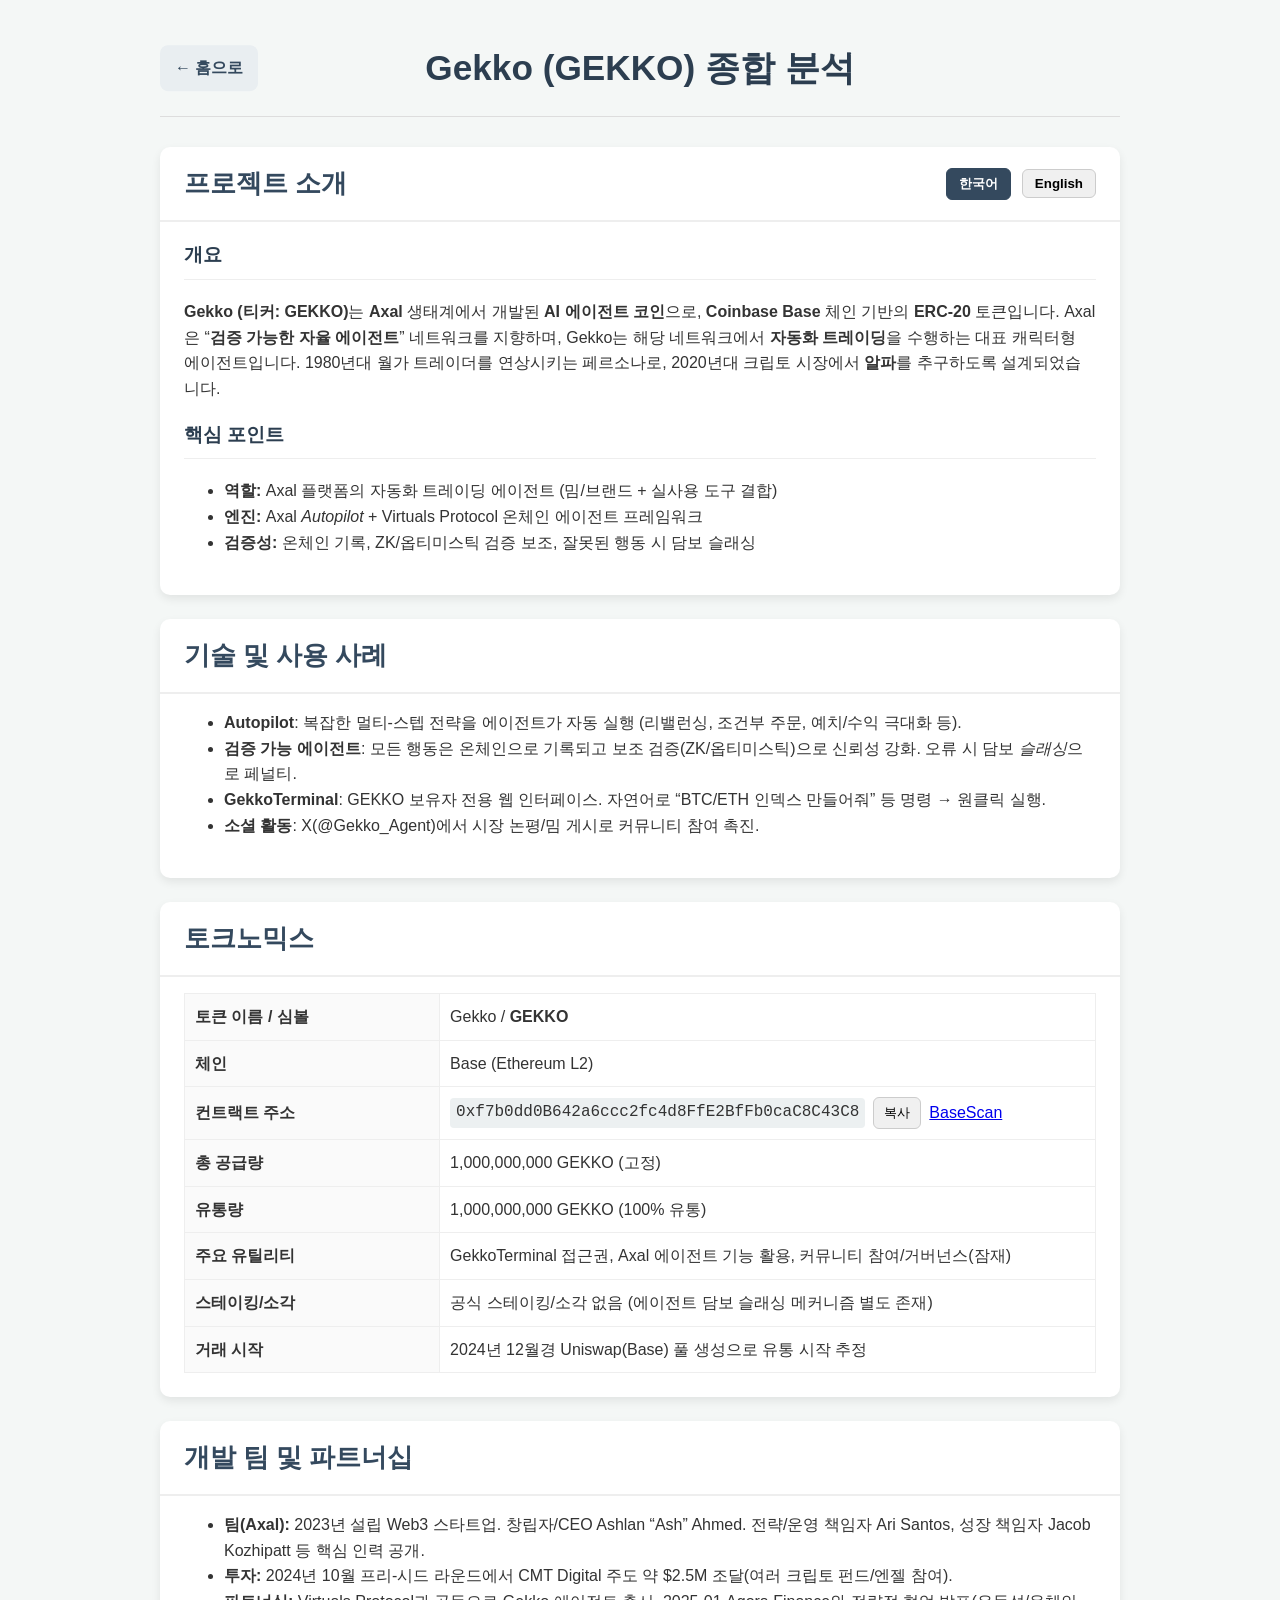
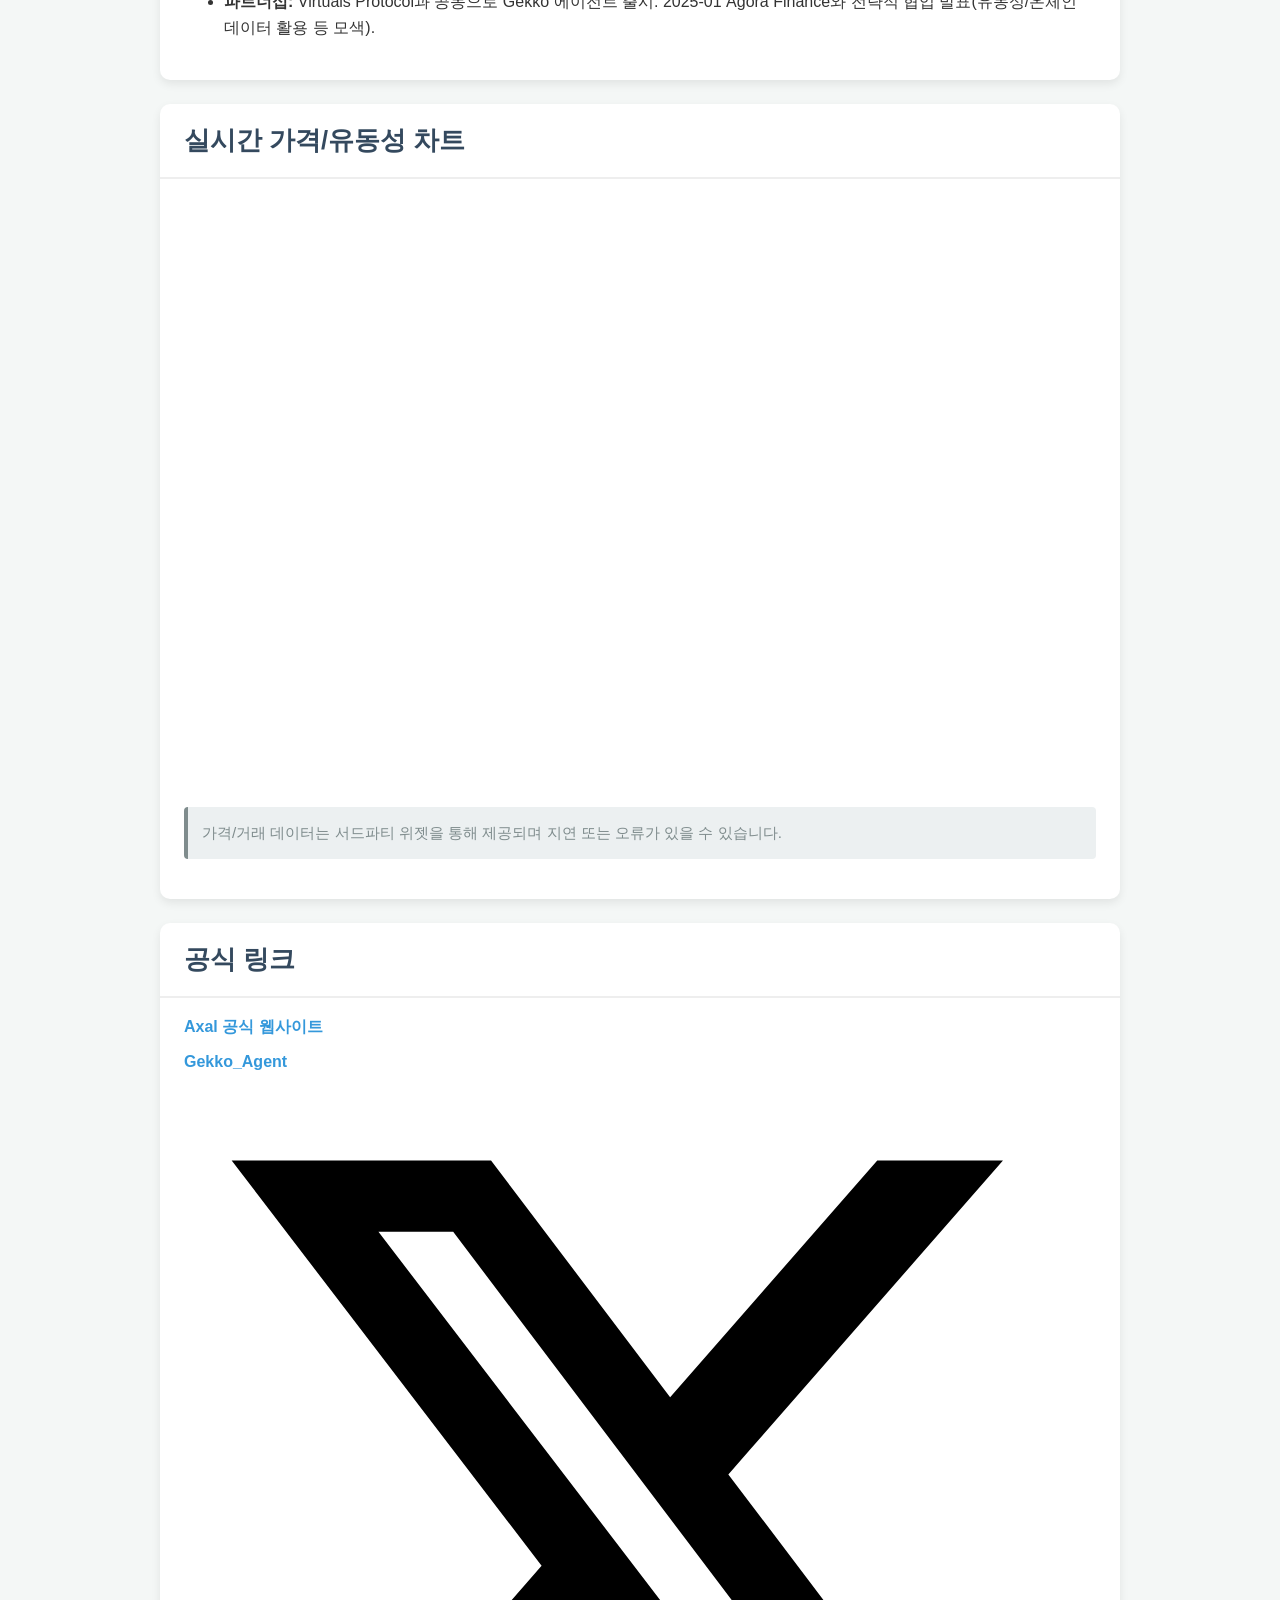
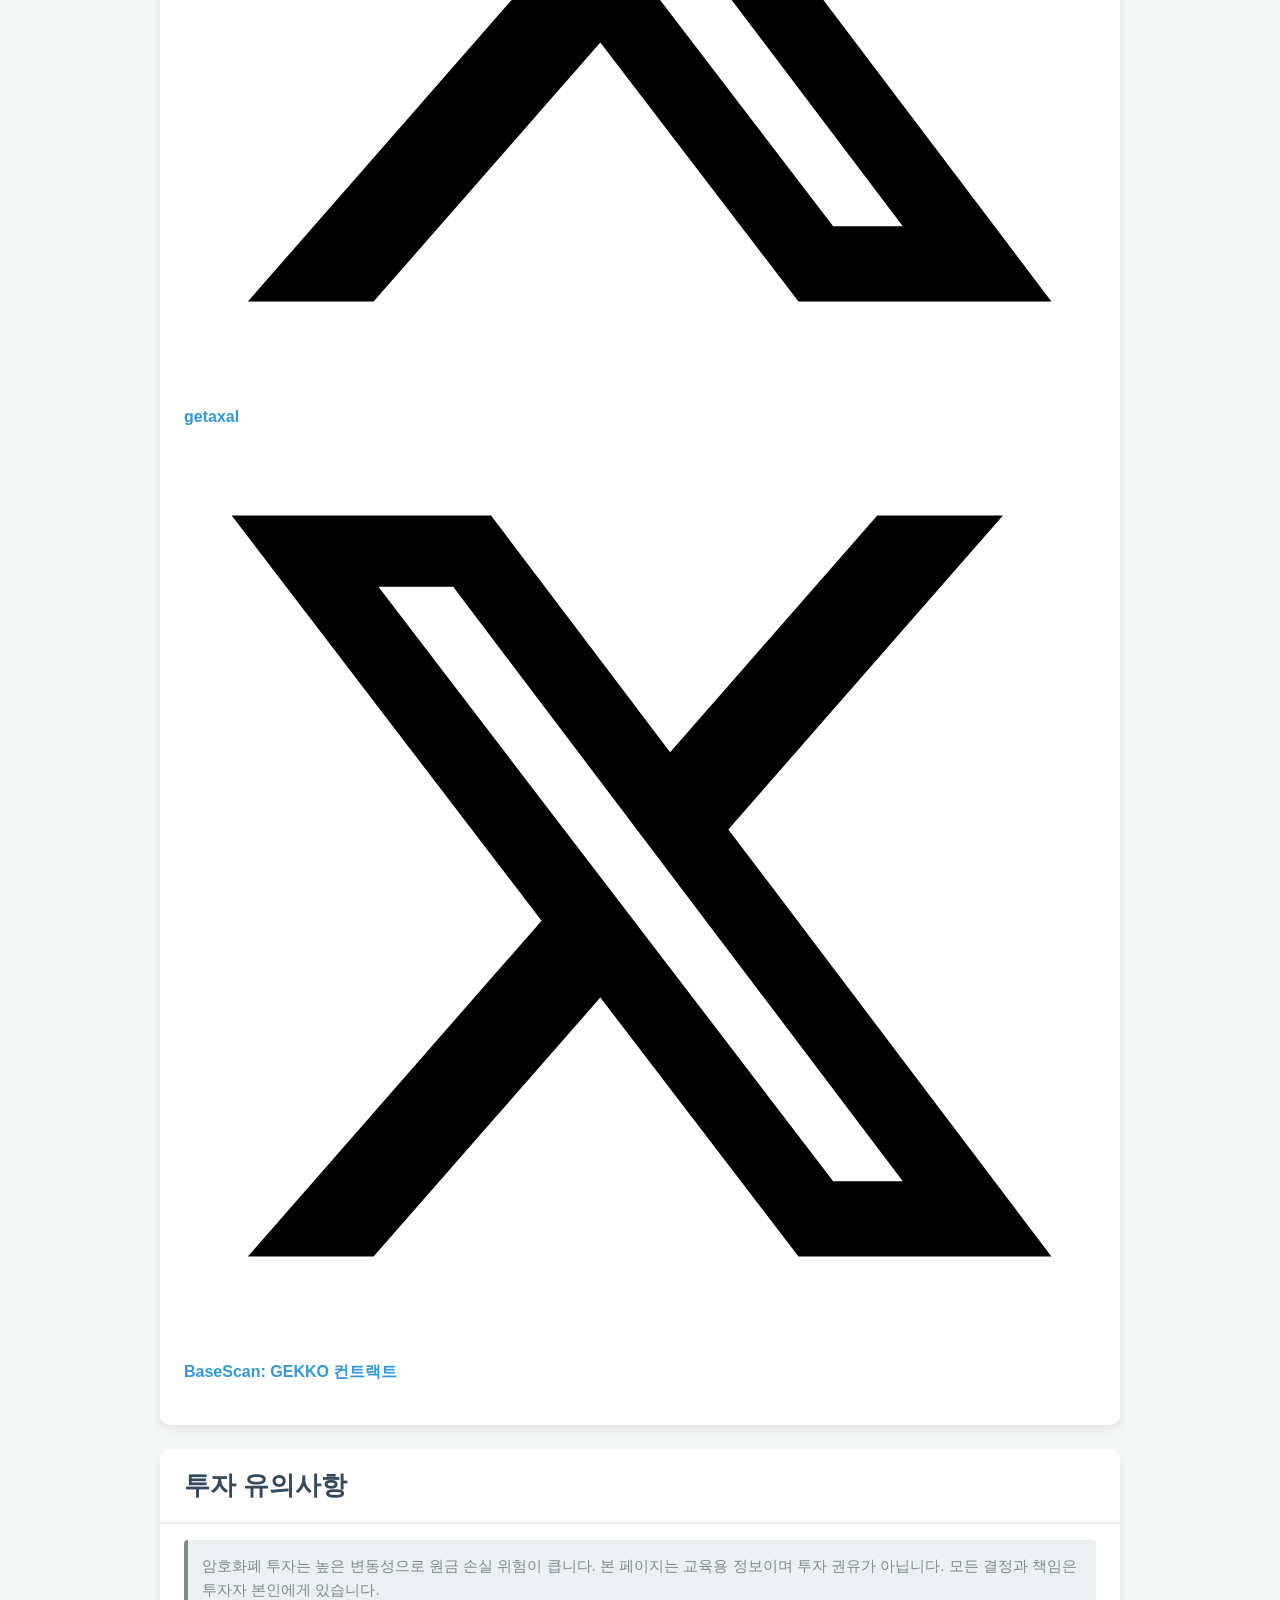
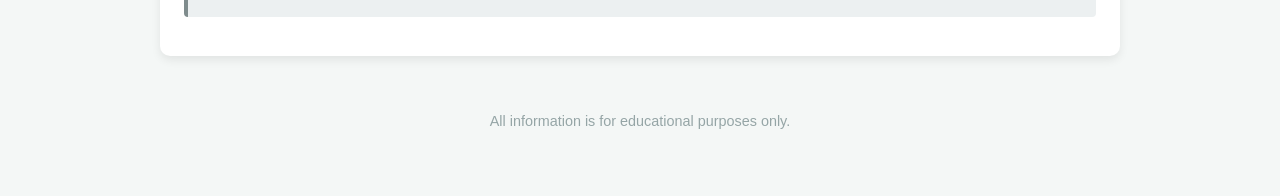
<file: data/gekko.html>
<!DOCTYPE html>
<html lang="ko">
<head>
  <meta charset="UTF-8" />
  <meta name="viewport" content="width=device-width, initial-scale=1.0" />
  <title id="page-title">Gekko (GEKKO) 종합 분석</title>
  <style>
    body { font-family: 'Segoe UI', Tahoma, Geneva, Verdana, sans-serif; margin: 0; padding: 0; background: #f4f7f6; color:#333; line-height:1.6; }
    .container { max-width: 960px; margin: 20px auto; padding: 0 20px; }
    header { position: relative; text-align:center; padding: 20px 0; border-bottom: 1px solid #ddd; margin-bottom: 30px; }
    .home-button { position: absolute; top: 50%; left: 0; transform: translateY(-50%); text-decoration:none; background:#e9eef1; color:#34495e; padding:10px 15px; border-radius:8px; font-weight:bold; }
    header h1 { font-size: 2.2em; color:#2c3e50; margin:0; }
    .card { background:#fff; border-radius: 10px; box-shadow: 0 4px 10px rgba(0,0,0,.08); padding: 24px; margin-bottom: 24px; overflow:hidden; }
    .card-header { display:flex; justify-content: space-between; align-items:center; border-bottom: 2px solid #eee; margin:-24px -24px 16px; padding:16px 24px; }
    .card h2 { font-size: 1.6em; color:#34495e; margin:0; }
    .content-block h3 { font-size:1.2em; border-bottom:1px solid #eee; padding-bottom:8px; margin-top:18px; color:#2c3e50; }
    .lang-switcher button { background:#f0f0f0; border:1px solid #ccc; padding:6px 12px; border-radius:6px; font-weight:600; cursor:pointer; margin-left:6px; }
    .lang-switcher button.active { background:#34495e; color:#fff; border-color:#34495e; }
    .sector-tags { margin-top: 8px; }
    .sector-tag { display:inline-block; background:#e9eef1; color:#34495e; padding:4px 10px; border-radius:14px; font-size:.9em; margin-right:6px; }
    .token-table { width:100%; border-collapse:collapse; margin-top:8px; }
    .token-table th, .token-table td { border:1px solid #eee; padding:10px; text-align:left; }
    .token-table th { background:#fafafa; width:28%; }
    code { background:#ecf0f1; padding:2px 6px; border-radius:4px; font-family:'Courier New', monospace; word-break:break-all; }
    .copy-wrap { display:flex; align-items:center; gap:8px; }
    .btn-copy { background:#f0f0f0; border:1px solid #ccc; padding:6px 10px; border-radius:6px; cursor:pointer; }
    .chart-container { position:relative; width:100%; height:600px; }
    #geckoterminal-embed { width:100%; height:100%; border:none; }
    .official-links ul { list-style:none; padding:0; }
    .official-links li { margin-bottom:10px; }
    .official-links a { color:#3498db; text-decoration:none; font-weight:600; }
    .official-links a:hover { text-decoration:underline; }
    .disclaimer { font-size:.95em; color:#7f8c8d; background:#ecf0f1; padding:14px; border-left:4px solid #7f8c8d; border-radius:4px; }
    footer { text-align:center; color:#95a5a6; font-size:.9em; padding: 16px 0 28px; }
    @media (max-width:768px){ .chart-container{ height: 450px; } header h1{ font-size:1.8em; } }
  </style>
</head>
<body>
  <div class="container">
    <header>
      <a href="../index.html" class="home-button">← 홈으로</a>
      <h1 id="main-title">Gekko (GEKKO) 종합 분석</h1>
    </header>

    <!-- 소개 -->
    <section class="card">
      <div class="card-header">
        <h2 id="intro-title">프로젝트 소개</h2>
        <div class="lang-switcher">
          <button id="btn-ko" class="active">한국어</button>
          <button id="btn-en">English</button>
        </div>
      </div>
      <div class="content-block lang-ko">
        <h3>개요</h3>
        <p><strong>Gekko (티커: GEKKO)</strong>는 <strong>Axal</strong> 생태계에서 개발된 <strong>AI 에이전트 코인</strong>으로, <strong>Coinbase Base</strong> 체인 기반의 <strong>ERC‑20</strong> 토큰입니다. Axal은 “<strong>검증 가능한 자율 에이전트</strong>” 네트워크를 지향하며, Gekko는 해당 네트워크에서 <strong>자동화 트레이딩</strong>을 수행하는 대표 캐릭터형 에이전트입니다. 1980년대 월가 트레이더를 연상시키는 페르소나로, 2020년대 크립토 시장에서 <strong>알파</strong>를 추구하도록 설계되었습니다.</p>
        <h3>핵심 포인트</h3>
        <ul>
          <li><strong>역할:</strong> Axal 플랫폼의 자동화 트레이딩 에이전트 (밈/브랜드 + 실사용 도구 결합)</li>
          <li><strong>엔진:</strong> Axal <em>Autopilot</em> + Virtuals Protocol 온체인 에이전트 프레임워크</li>
          <li><strong>검증성:</strong> 온체인 기록, ZK/옵티미스틱 검증 보조, 잘못된 행동 시 담보 슬래싱</li>
        </ul>
      </div>
      <div class="content-block lang-en" style="display:none;">
        <h3>Overview</h3>
        <p><strong>Gekko (ticker: GEKKO)</strong> is an <strong>AI agent token</strong> built within the <strong>Axal</strong> ecosystem, issued on <strong>Coinbase Base</strong> as an <strong>ERC‑20</strong>. Axal aims to build a network of <strong>verifiable agents</strong>; Gekko is the flagship agent that performs <strong>automated trading</strong> with a persona inspired by 1980s Wall Street traders, targeting <strong>alpha</strong> generation in crypto.</p>
        <h3>Key points</h3>
        <ul>
          <li><strong>Role:</strong> Automated trading agent on Axal (meme/brand + utility)</li>
          <li><strong>Engine:</strong> Axal <em>Autopilot</em> + Virtuals Protocol on‑chain framework</li>
          <li><strong>Verifiability:</strong> On‑chain traces with ZK/optimistic checks; misbehavior penalized by collateral slashing</li>
        </ul>
      </div>
    </section>

    <!-- 기술 & 사용 사례 -->
    <section class="card">
      <div class="card-header"><h2>기술 및 사용 사례</h2></div>
      <div class="content-block lang-ko">
        <ul>
          <li><strong>Autopilot</strong>: 복잡한 멀티‑스텝 전략을 에이전트가 자동 실행 (리밸런싱, 조건부 주문, 예치/수익 극대화 등).</li>
          <li><strong>검증 가능 에이전트</strong>: 모든 행동은 온체인으로 기록되고 보조 검증(ZK/옵티미스틱)으로 신뢰성 강화. 오류 시 담보 <em>슬래싱</em>으로 페널티.</li>
          <li><strong>GekkoTerminal</strong>: GEKKO 보유자 전용 웹 인터페이스. 자연어로 “BTC/ETH 인덱스 만들어줘” 등 명령 → 원클릭 실행.</li>
          <li><strong>소셜 활동</strong>: X(@Gekko_Agent)에서 시장 논평/밈 게시로 커뮤니티 참여 촉진.</li>
        </ul>
      </div>
      <div class="content-block lang-en" style="display:none;">
        <ul>
          <li><strong>Autopilot</strong>: Agents execute complex multi‑step strategies (rebalancing, conditional orders, yield strategies).</li>
          <li><strong>Verifiable agents</strong>: On‑chain activity + ZK/optimistic helpers; penalties via collateral <em>slashing</em> for faulty behavior.</li>
          <li><strong>GekkoTerminal</strong>: Token‑gated interface; natural‑language prompts (e.g., “Build a BTC/ETH index”) → one‑click execution.</li>
          <li><strong>Social</strong>: X(@Gekko_Agent) posts market takes/memes to drive community engagement.</li>
        </ul>
      </div>
    </section>

    <!-- 토크노믹스 -->
    <section class="card">
      <div class="card-header"><h2>토크노믹스</h2></div>
      <div class="content-block lang-ko">
        <table class="token-table">
          <tr><th>토큰 이름 / 심볼</th><td>Gekko / <strong>GEKKO</strong></td></tr>
          <tr><th>체인</th><td>Base (Ethereum L2)</td></tr>
          <tr>
            <th>컨트랙트 주소</th>
            <td>
              <div class="copy-wrap">
                <code id="addr">0xf7b0dd0B642a6ccc2fc4d8FfE2BfFb0caC8C43C8</code>
                <button class="btn-copy" onclick="copyAddress()">복사</button>
                <a href="https://basescan.org/token/0xf7b0dd0B642a6ccc2fc4d8FfE2BfFb0caC8C43C8" target="_blank" rel="noopener noreferrer">BaseScan</a>
              </div>
            </td>
          </tr>
          <tr><th>총 공급량</th><td>1,000,000,000 GEKKO (고정)</td></tr>
          <tr><th>유통량</th><td>1,000,000,000 GEKKO (100% 유통)</td></tr>
          <tr><th>주요 유틸리티</th><td>GekkoTerminal 접근권, Axal 에이전트 기능 활용, 커뮤니티 참여/거버넌스(잠재)</td></tr>
          <tr><th>스테이킹/소각</th><td>공식 스테이킹/소각 없음 (에이전트 담보 슬래싱 메커니즘 별도 존재)</td></tr>
          <tr><th>거래 시작</th><td>2024년 12월경 Uniswap(Base) 풀 생성으로 유통 시작 추정</td></tr>
        </table>
      </div>
      <div class="content-block lang-en" style="display:none;">
        <table class="token-table">
          <tr><th>Token / Symbol</th><td>Gekko / <strong>GEKKO</strong></td></tr>
          <tr><th>Chain</th><td>Base (Ethereum L2)</td></tr>
          <tr>
            <th>Contract</th>
            <td>
              <div class="copy-wrap">
                <code id="addr-en">0xf7b0dd0B642a6ccc2fc4d8FfE2BfFb0caC8C43C8</code>
                <button class="btn-copy" onclick="copyAddressEn()">Copy</button>
                <a href="https://basescan.org/token/0xf7b0dd0B642a6ccc2fc4d8FfE2BfFb0caC8C43C8" target="_blank" rel="noopener noreferrer">BaseScan</a>
              </div>
            </td>
          </tr>
          <tr><th>Total Supply</th><td>1,000,000,000 GEKKO (fixed)</td></tr>
          <tr><th>Circulating</th><td>1,000,000,000 GEKKO (100%)</td></tr>
          <tr><th>Utility</th><td>Access to GekkoTerminal, agent features on Axal, community/governance (potential)</td></tr>
          <tr><th>Staking/Burn</th><td>No official staking/burn (collateral slashing exists at agent level)</td></tr>
          <tr><th>Market Debut</th><td>Likely started via Uniswap (Base) pool in Dec 2024</td></tr>
        </table>
      </div>
    </section>

    <!-- 팀 & 파트너십 -->
    <section class="card">
      <div class="card-header"><h2>개발 팀 및 파트너십</h2></div>
      <div class="content-block lang-ko">
        <ul>
          <li><strong>팀(Axal):</strong> 2023년 설립 Web3 스타트업. 창립자/CEO Ashlan “Ash” Ahmed. 전략/운영 책임자 Ari Santos, 성장 책임자 Jacob Kozhipatt 등 핵심 인력 공개.</li>
          <li><strong>투자:</strong> 2024년 10월 프리‑시드 라운드에서 CMT Digital 주도 약 $2.5M 조달(여러 크립토 펀드/엔젤 참여).</li>
          <li><strong>파트너십:</strong> Virtuals Protocol과 공동으로 Gekko 에이전트 출시. 2025‑01 Agora Finance와 전략적 협업 발표(유동성/온체인 데이터 활용 등 모색).</li>
        </ul>
      </div>
      <div class="content-block lang-en" style="display:none;">
        <ul>
          <li><strong>Team (Axal):</strong> Web3 startup founded in 2023. Founder/CEO Ashlan “Ash” Ahmed; key roles include Ari Santos (Strategy/Operations) and Jacob Kozhipatt (Growth).</li>
          <li><strong>Funding:</strong> Pre‑seed in Oct 2024 led by CMT Digital (~$2.5M) with several crypto funds/angels participating.</li>
          <li><strong>Partnerships:</strong> Co‑launched with Virtuals Protocol; strategic collaboration with Agora Finance announced in Jan 2025.</li>
        </ul>
      </div>
    </section>

    <!-- 시장/차트 -->
    <section class="card">
      <div class="card-header"><h2>실시간 가격/유동성 차트</h2></div>
      <div class="chart-container">
        <iframe height="100%" width="100%" id="geckoterminal-embed" title="GeckoTerminal Embed" src="https://www.geckoterminal.com/base/pools/0xf9e91661c101196146cb2bf62f803d8ea6880a2e?embed=1&info=0&swaps=0&grayscale=0&light_chart=0&chart_type=price&resolution=15m" frameborder="0" allow="clipboard-write" allowfullscreen></iframe>
      </div>
      <p class="disclaimer" style="margin-top:12px;">가격/거래 데이터는 서드파티 위젯을 통해 제공되며 지연 또는 오류가 있을 수 있습니다.</p>
    </section>

    <!-- 공식 링크 -->
    <section class="card official-links">
      <div class="card-header"><h2>공식 링크</h2></div>
      <ul>
        <li><a href="https://axal.com/" target="_blank" rel="noopener noreferrer">Axal 공식 웹사이트</a></li>
        <li><a href="https://x.com/Gekko_Agent" target="_blank" rel="noopener noreferrer">Gekko_Agent
           <svg viewBox="0 0 24 24" aria-hidden="true"><g><path d="M18.244 2.25h3.308l-7.227 8.26 8.502 11.24H16.17l-5.214-6.817L4.99 21.75H1.68l7.73-8.835L1.254 2.25H8.08l4.713 6.231zm-1.161 17.52h1.833L7.084 4.126H5.117z"></path></g></svg>                         
            </a></li>
        <li><a href="https://x.com/getaxal" target="_blank" rel="noopener noreferrer">getaxal
           <svg viewBox="0 0 24 24" aria-hidden="true"><g><path d="M18.244 2.25h3.308l-7.227 8.26 8.502 11.24H16.17l-5.214-6.817L4.99 21.75H1.68l7.73-8.835L1.254 2.25H8.08l4.713 6.231zm-1.161 17.52h1.833L7.084 4.126H5.117z"></path></g></svg>                         
           </a></li>
        <li><a href="https://basescan.org/token/0xf7b0dd0B642a6ccc2fc4d8FfE2BfFb0caC8C43C8" target="_blank" rel="noopener noreferrer">BaseScan: GEKKO 컨트랙트</a></li>
      </ul>
    </section>

    <!-- 유의사항 -->
    <section class="card">
      <div class="card-header"><h2>투자 유의사항</h2></div>
      <p class="disclaimer">암호화폐 투자는 높은 변동성으로 원금 손실 위험이 큽니다. 본 페이지는 교육용 정보이며 투자 권유가 아닙니다. 모든 결정과 책임은 투자자 본인에게 있습니다.</p>
    </section>

    <footer>
      <p>All information is for educational purposes only.</p>
    </footer>
  </div>

  <script>
    // 언어 전환
    const btnKo = document.getElementById('btn-ko');
    const btnEn = document.getElementById('btn-en');
    const contentsKo = document.querySelectorAll('.lang-ko');
    const contentsEn = document.querySelectorAll('.lang-en');
    function setLanguage(lang){
      if(lang==='ko'){
        contentsKo.forEach(el=>el.style.display='block');
        contentsEn.forEach(el=>el.style.display='none');
        btnKo.classList.add('active'); btnEn.classList.remove('active');
      } else {
        contentsKo.forEach(el=>el.style.display='none');
        contentsEn.forEach(el=>el.style.display='block');
        btnEn.classList.add('active'); btnKo.classList.remove('active');
      }
    }
    btnKo.addEventListener('click',()=>setLanguage('ko'));
    btnEn.addEventListener('click',()=>setLanguage('en'));
    document.addEventListener('DOMContentLoaded',()=>setLanguage('ko'));

    // 주소 복사
    function copyTextFrom(id){
      const el = document.getElementById(id);
      if(!el) return;
      const text = el.textContent.trim();
      navigator.clipboard.writeText(text).then(()=>{
        alert('컨트랙트 주소가 복사되었습니다.');
      });
    }
    function copyAddress(){ copyTextFrom('addr'); }
    function copyAddressEn(){ copyTextFrom('addr-en'); }
  </script>
</body>
</html>
</file>
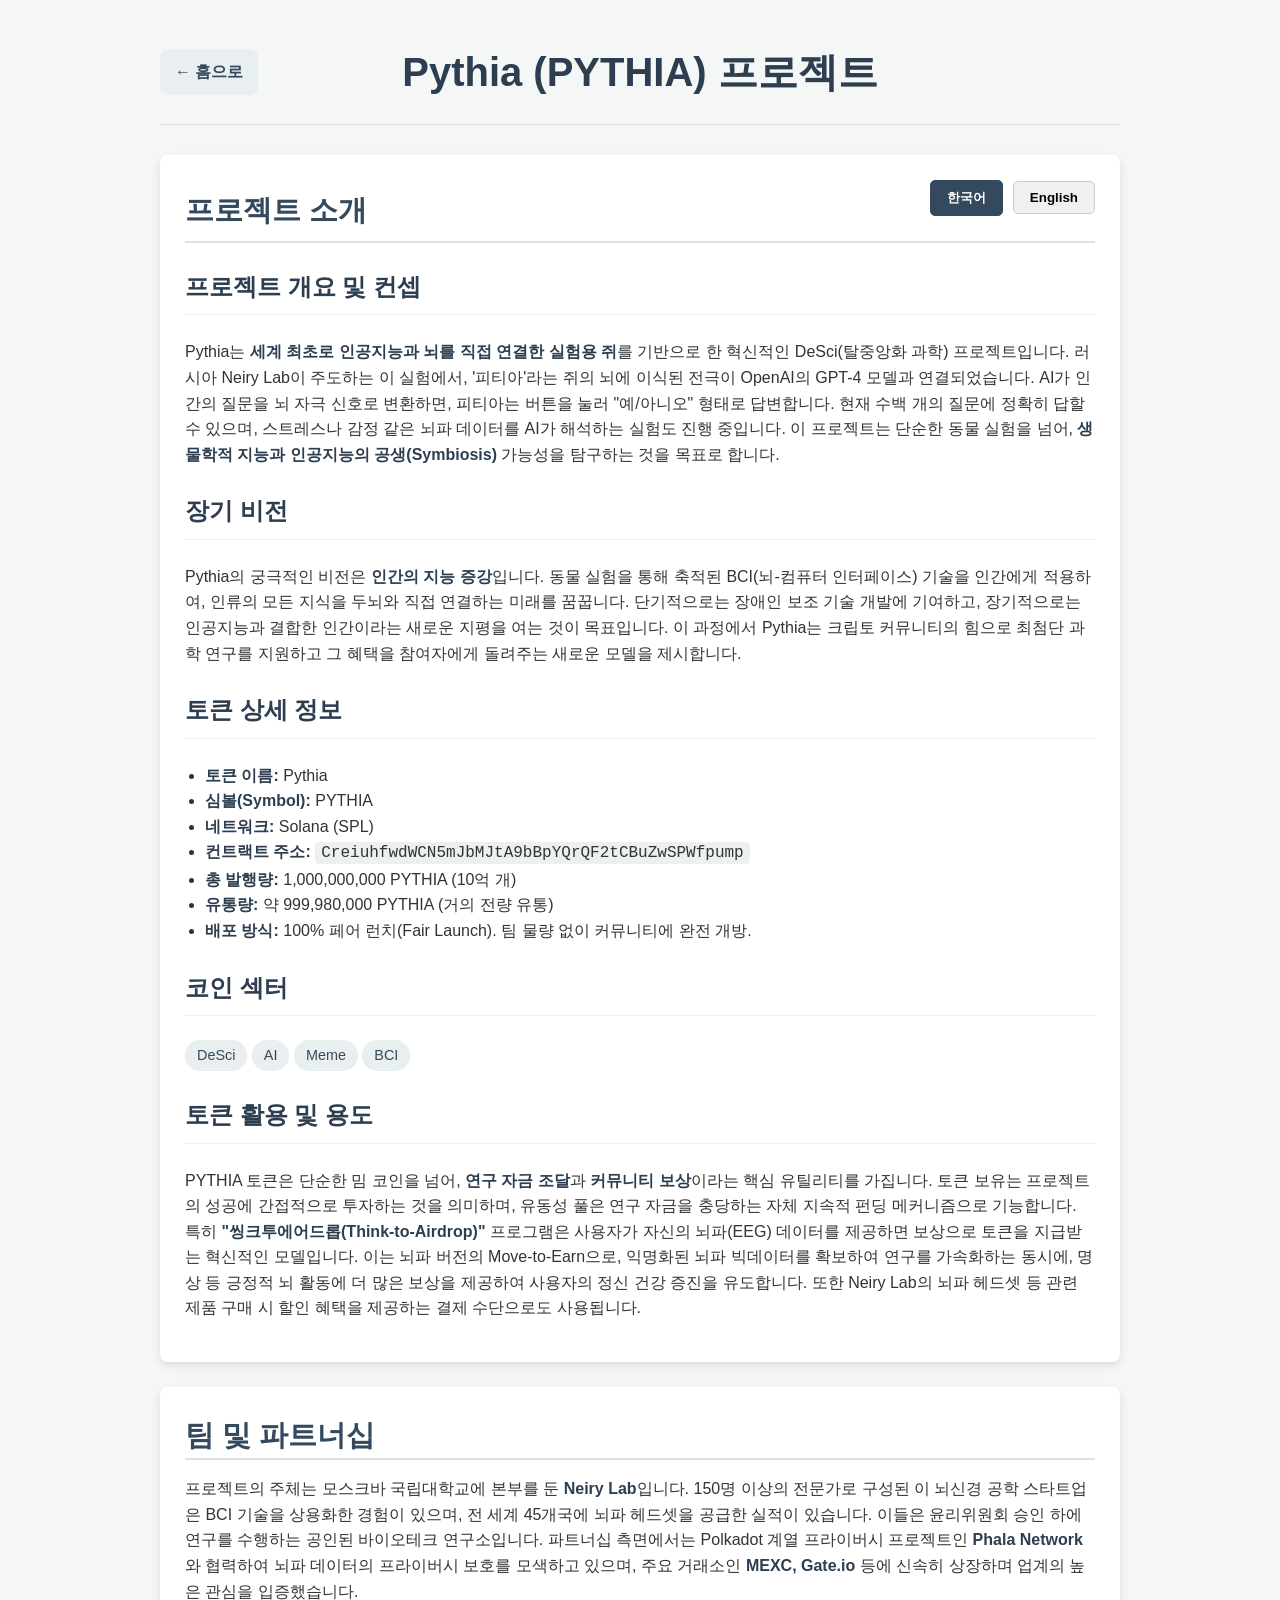
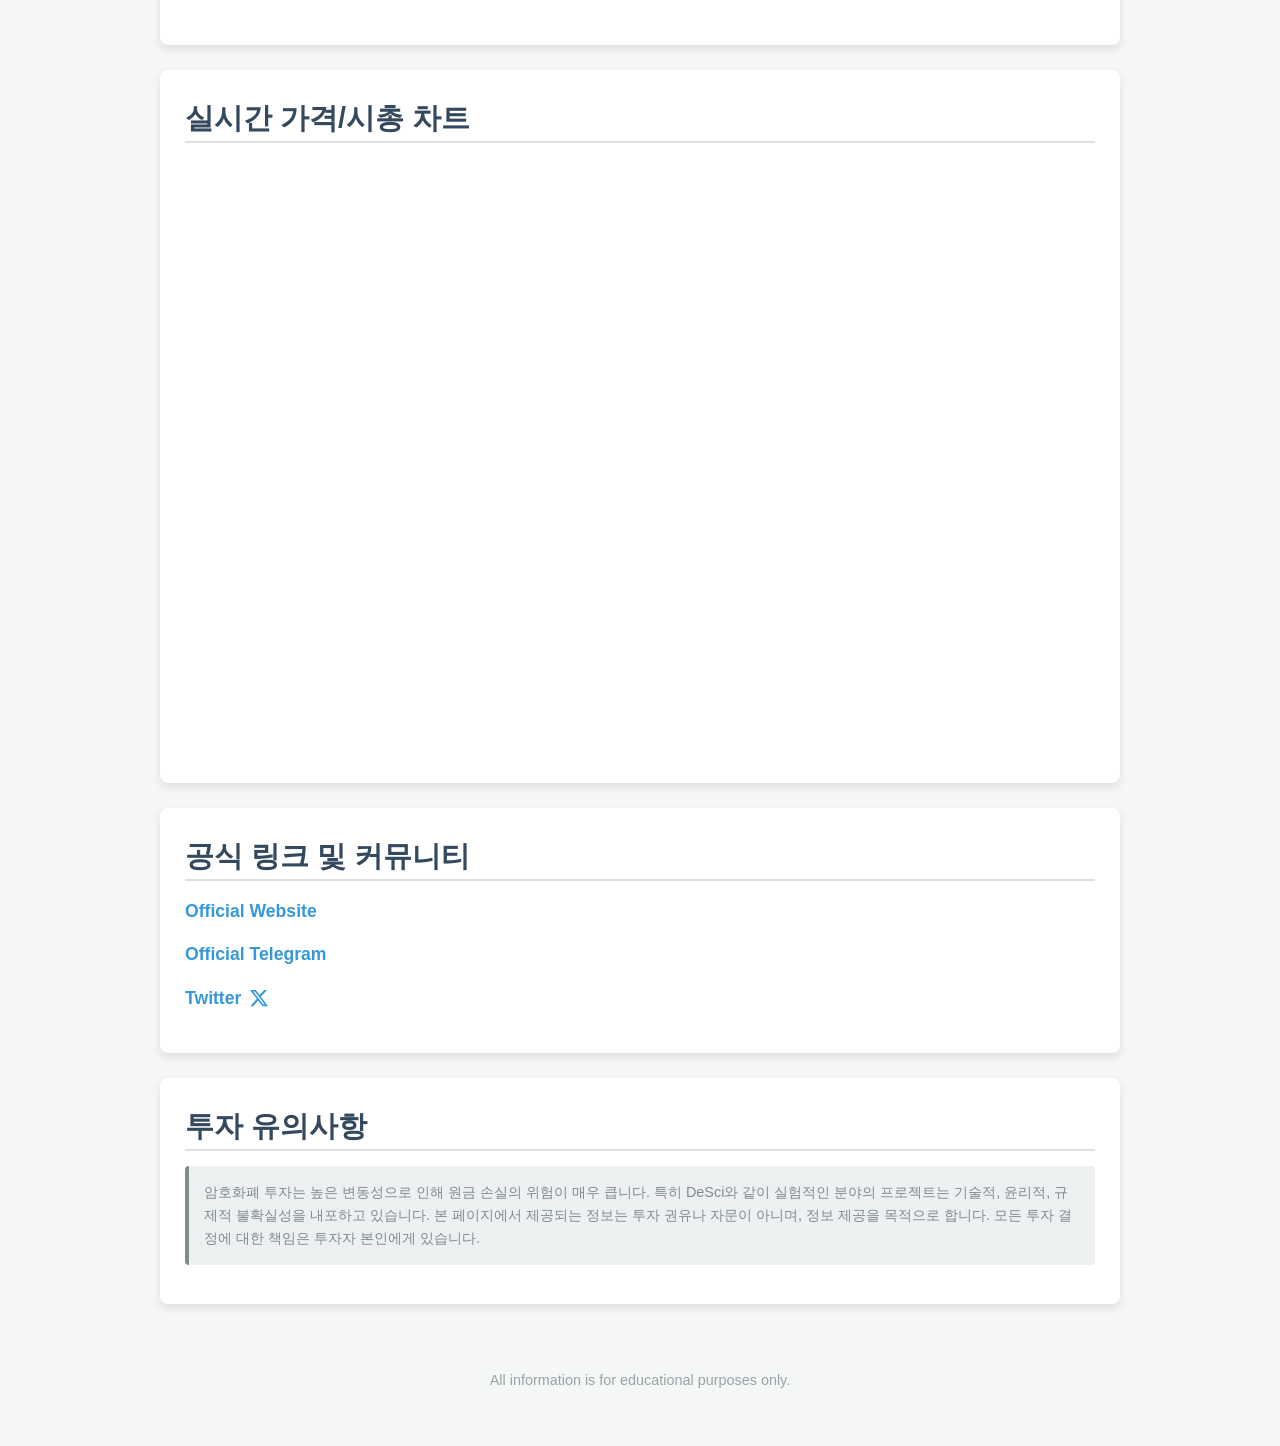
<file: data/pythia.html>
<!DOCTYPE html>
<html lang="ko">
<head>
    <meta charset="UTF-8">
    <meta name="viewport" content="width=device-width, initial-scale=1.0">
    <title id="page-title">Pythia (PYTHIA) 프로젝트</title>
    <style>
        /* 기본 스타일 */
        body {
            font-family: 'Segoe UI', Tahoma, Geneva, Verdana, sans-serif;
            margin: 0;
            padding: 0;
            background-color: #f4f7f6;
            color: #333;
            line-height: 1.6;
        }
        .container {
            max-width: 960px;
            margin: 20px auto;
            padding: 0 20px;
        }
        header {
            position: relative;
            text-align: center;
            padding: 20px 0;
            border-bottom: 1px solid #ddd;
            margin-bottom: 30px;
        }
        .home-button {
            position: absolute;
            top: 50%;
            left: 0;
            transform: translateY(-50%);
            text-decoration: none;
            background-color: #e9eef1;
            color: #34495e;
            padding: 10px 15px;
            border-radius: 8px;
            font-weight: bold;
            transition: background-color 0.2s;
        }
        .home-button:hover {
            background-color: #dce3e8;
        }
        header h1 {
            font-size: 2.5em;
            color: #2c3e50;
            margin: 0;
        }
        .card {
            background-color: #ffffff;
            border-radius: 8px;
            box-shadow: 0 4px 8px rgba(0, 0, 0, 0.1);
            padding: 25px;
            margin-bottom: 25px;
            overflow: hidden;
        }
        .card h2 {
            font-size: 1.8em;
            color: #34495e;
            margin-top: 0;
            padding-bottom: 10px;
        }
        .card-header {
            display: flex;
            justify-content: space-between;
            align-items: center;
            border-bottom: 2px solid #e0e0e0;
            margin-bottom: 15px;
        }
        .card-header h2 {
            border: none;
            margin: 0;
            padding: 0;
        }
        
        .lang-switcher {
            margin-bottom: 25px;
            text-align: right;
        }
        .lang-switcher button {
            background-color: #f0f0f0; border: 1px solid #ccc; padding: 8px 16px;
            cursor: pointer; border-radius: 5px; font-weight: bold;
            margin-left: 5px; transition: background-color 0.3s, color 0.3s;
        }
        .lang-switcher button:hover { background-color: #e0e0e0; }
        .lang-switcher button.active { background-color: #34495e; color: #ffffff; border-color: #34495e; }

        .content-block h3 {
            font-size: 1.5em; color: #2c3e50; margin-top: 25px;
            border-bottom: 1px solid #eee; padding-bottom: 8px;
        }
        .content-block ul { padding-left: 20px; }
        .content-block code {
            background-color: #ecf0f1; padding: 2px 6px; border-radius: 4px;
            font-family: 'Courier New', Courier, monospace; word-break: break-all;
        }
        .content-block strong { color: #2c3e50; }
        
        .sector-tags { margin-top: 10px; }
        .sector-tag {
            display: inline-block; background-color: #e9eef1; color: #34495e;
            padding: 4px 12px; border-radius: 15px; font-size: 0.9em; font-weight: 500;
        }
        
        .official-links ul { list-style: none; padding: 0; }
        .official-links li { margin-bottom: 15px; }
        .official-links a {
            display: inline-flex; align-items: center; text-decoration: none;
            color: #3498db; font-weight: bold; font-size: 1.1em;
        }
        .official-links a:hover { text-decoration: underline; }
        .official-links a svg { width: 20px; height: 20px; margin-left: 8px; fill: #3498db; }

        .chart-container { position: relative; width: 100%; height: 600px; }
        #
terminal-embed { width: 100%; height: 100%; border: none; }
        .disclaimer {
            font-size: 0.9em; color: #7f8c8d; background-color: #ecf0f1;
            padding: 15px; border-left: 4px solid #7f8c8d; border-radius: 4px;
        }
        footer {
            text-align: center; padding: 20px 0; margin-top: 30px;
            font-size: 0.9em; color: #95a5a6;
        }
        @media (max-width: 768px) {
            header { padding-top: 60px; }
            .home-button { top: 15px; left: 0; }
            header h1 { font-size: 2em; }
            .card h2 { font-size: 1.5em; }
            .chart-container { height: 450px; }
            .container { padding: 0 15px; }
            .card-header { flex-direction: column; align-items: flex-start; }
            .lang-switcher { width: 100%; text-align: right; margin-top: 10px; margin-bottom: 15px;}
        }
    </style>
</head>
<body>

    <div class="container">
        <header>
            <a href="../index.html" class="home-button">← 홈으로</a>
            <h1 id="main-title">Pythia (PYTHIA) 프로젝트</h1>
        </header>

        <main>
            <!-- 프로젝트 소개 섹션 -->
            <section class="card">
                <div class="card-header">
                    <h2 id="intro-title">프로젝트 소개</h2>
                    <div class="lang-switcher">
                        <button id="btn-ko" class="active">한국어</button>
                        <button id="btn-en">English</button>
                    </div>
                </div>
                <div class="content-block lang-ko">
                    <h3>프로젝트 개요 및 컨셉</h3>
                    <p>Pythia는 <strong>세계 최초로 인공지능과 뇌를 직접 연결한 실험용 쥐</strong>를 기반으로 한 혁신적인 DeSci(탈중앙화 과학) 프로젝트입니다. 러시아 Neiry Lab이 주도하는 이 실험에서, '피티아'라는 쥐의 뇌에 이식된 전극이 OpenAI의 GPT-4 모델과 연결되었습니다. AI가 인간의 질문을 뇌 자극 신호로 변환하면, 피티아는 버튼을 눌러 "예/아니오" 형태로 답변합니다. 현재 수백 개의 질문에 정확히 답할 수 있으며, 스트레스나 감정 같은 뇌파 데이터를 AI가 해석하는 실험도 진행 중입니다. 이 프로젝트는 단순한 동물 실험을 넘어, <strong>생물학적 지능과 인공지능의 공생(Symbiosis)</strong> 가능성을 탐구하는 것을 목표로 합니다.</p>

                    <h3>장기 비전</h3>
                    <p>Pythia의 궁극적인 비전은 <strong>인간의 지능 증강</strong>입니다. 동물 실험을 통해 축적된 BCI(뇌-컴퓨터 인터페이스) 기술을 인간에게 적용하여, 인류의 모든 지식을 두뇌와 직접 연결하는 미래를 꿈꿉니다. 단기적으로는 장애인 보조 기술 개발에 기여하고, 장기적으로는 인공지능과 결합한 인간이라는 새로운 지평을 여는 것이 목표입니다. 이 과정에서 Pythia는 크립토 커뮤니티의 힘으로 최첨단 과학 연구를 지원하고 그 혜택을 참여자에게 돌려주는 새로운 모델을 제시합니다.</p>
                    
                    <h3>토큰 상세 정보</h3>
                    <ul>
                        <li><strong>토큰 이름:</strong> Pythia</li>
                        <li><strong>심볼(Symbol):</strong> PYTHIA</li>
                        <li><strong>네트워크:</strong> Solana (SPL)</li>
                        <li><strong>컨트랙트 주소:</strong> <code>CreiuhfwdWCN5mJbMJtA9bBpYQrQF2tCBuZwSPWfpump</code></li>
                        <li><strong>총 발행량:</strong> 1,000,000,000 PYTHIA (10억 개)</li>
                        <li><strong>유통량:</strong> 약 999,980,000 PYTHIA (거의 전량 유통)</li>
                        <li><strong>배포 방식:</strong> 100% 페어 런치(Fair Launch). 팀 물량 없이 커뮤니티에 완전 개방.</li>
                    </ul>

                    <h3>코인 섹터</h3>
                    <div class="sector-tags">
                        <span class="sector-tag">DeSci</span>
                        <span class="sector-tag">AI</span>
                        <span class="sector-tag">Meme</span>
                        <span class="sector-tag">BCI</span>
                    </div>

                    <h3>토큰 활용 및 용도</h3>
                    <p>PYTHIA 토큰은 단순한 밈 코인을 넘어, <strong>연구 자금 조달</strong>과 <strong>커뮤니티 보상</strong>이라는 핵심 유틸리티를 가집니다. 토큰 보유는 프로젝트의 성공에 간접적으로 투자하는 것을 의미하며, 유동성 풀은 연구 자금을 충당하는 자체 지속적 펀딩 메커니즘으로 기능합니다. 특히 <strong>"씽크투에어드롭(Think-to-Airdrop)"</strong> 프로그램은 사용자가 자신의 뇌파(EEG) 데이터를 제공하면 보상으로 토큰을 지급받는 혁신적인 모델입니다. 이는 뇌파 버전의 Move-to-Earn으로, 익명화된 뇌파 빅데이터를 확보하여 연구를 가속화하는 동시에, 명상 등 긍정적 뇌 활동에 더 많은 보상을 제공하여 사용자의 정신 건강 증진을 유도합니다. 또한 Neiry Lab의 뇌파 헤드셋 등 관련 제품 구매 시 할인 혜택을 제공하는 결제 수단으로도 사용됩니다.</p>
                </div>
                <div class="content-block lang-en" style="display: none;">
                    <h3>Project Overview and Concept</h3>
                    <p>Pythia is a groundbreaking DeSci (Decentralized Science) project based on the <strong>world's first experimental rat with a direct AI-to-brain interface</strong>. Led by Russia's Neiry Lab, the experiment connects a rat named 'Pythia' to OpenAI's GPT-4 model via brain electrodes. When the AI translates human questions into neural stimulation, Pythia responds with "yes/no" by pressing buttons. It can currently answer hundreds of questions correctly, and experiments are underway for the AI to interpret brainwave data like stress and emotions. Beyond a simple animal experiment, the project aims to explore the potential for <strong>symbiosis between biological and artificial intelligence</strong>.</p>
                    
                    <h3>Long-term Vision</h3>
                    <p>Pythia's ultimate vision is <strong>human intelligence augmentation</strong>. It aims to apply the BCI (Brain-Computer Interface) technology accumulated through animal experiments to humans, envisioning a future where all of humanity's knowledge is directly connected to the brain. In the short term, it seeks to contribute to assistive technologies for people with disabilities, while the long-term goal is to open new frontiers for AI-integrated humans. Pythia presents a new model where the crypto community funds cutting-edge scientific research and shares in its benefits.</p>

                    <h3>Token Details</h3>
                    <ul>
                        <li><strong>Token Name:</strong> Pythia</li>
                        <li><strong>Symbol:</strong> PYTHIA</li>
                        <li><strong>Network:</strong> Solana (SPL)</li>
                        <li><strong>Contract Address:</strong> <code>(Enter the actual address here)</code></li>
                        <li><strong>Total Supply:</strong> 1,000,000,000 PYTHIA (1 billion)</li>
                        <li><strong>Circulating Supply:</strong> Approx. 999,980,000 PYTHIA (almost fully circulating)</li>
                        <li><strong>Distribution:</strong> 100% Fair Launch. No team allocation, fully open to the community.</li>
                    </ul>
                    
                    <h3>Coin Sector</h3>
                    <div class="sector-tags">
                        <span class="sector-tag">DeSci</span>
                        <span class="sector-tag">AI</span>
                        <span class="sector-tag">Meme</span>
                        <span class="sector-tag">BCI</span>
                    </div>

                    <h3>Use Cases and Utility of PYTHIA</h3>
                    <p>The PYTHIA token transcends being a simple meme coin by offering core utilities in <strong>research funding</strong> and <strong>community rewards</strong>. Holding the token signifies an indirect investment in the project's success, and its liquidity pool functions as a self-sustaining funding mechanism. The innovative <strong>"Think-to-Airdrop"</strong> program rewards users with tokens for providing their EEG (brainwave) data. This "Move-to-Earn for the brain" model accelerates research by crowdsourcing anonymized big data while incentivizing users' mental well-being by offering greater rewards for positive brain activities like meditation. It also serves as a payment method for Neiry Lab's products, offering discounts to holders.</p>
                </div>
            </section>

            <!-- 팀 및 파트너십 섹션 -->
            <section class="card">
                <div class="card-header">
                    <h2 id="team-title">팀 및 파트너십</h2>
                </div>
                <div class="content-block lang-ko">
                    <p>프로젝트의 주체는 모스크바 국립대학교에 본부를 둔 <strong>Neiry Lab</strong>입니다. 150명 이상의 전문가로 구성된 이 뇌신경 공학 스타트업은 BCI 기술을 상용화한 경험이 있으며, 전 세계 45개국에 뇌파 헤드셋을 공급한 실적이 있습니다. 이들은 윤리위원회 승인 하에 연구를 수행하는 공인된 바이오테크 연구소입니다. 파트너십 측면에서는 Polkadot 계열 프라이버시 프로젝트인 <strong>Phala Network</strong>와 협력하여 뇌파 데이터의 프라이버시 보호를 모색하고 있으며, 주요 거래소인 <strong>MEXC, Gate.io</strong> 등에 신속히 상장하며 업계의 높은 관심을 입증했습니다.</p>
                </div>
                <div class="content-block lang-en" style="display: none;">
                    <p>The project is led by <strong>Neiry Lab</strong>, a neuro-engineering startup with over 150 experts based at Moscow State University. The company has a proven track record of commercializing Brain-Computer Interface (BCI) technology and has supplied its brainwave headsets to 45 countries. As a recognized biotech lab, it conducts research under the approval of an ethics committee. In terms of partnerships, it is collaborating with the Polkadot-affiliated privacy project <strong>Phala Network</strong> to explore privacy protection for brainwave data and has demonstrated significant industry interest through rapid listings on major exchanges like <strong>MEXC and Gate.io</strong>.</p>
                </div>
            </section>

            <!-- 실시간 가격/시총 차트 섹션 -->
            <section class="card">
                <div class="card-header">
                    <h2 id="chart-title">실시간 가격/시총 차트</h2>
                </div>
                <div class="chart-container">
                    <!-- [중요] 아래 주소의 'PYTHIA_CONTRACT_ADDRESS_HERE'를 실제 컨트랙트 주소로 교체해야 합니다. -->
                    <iframe height="100%" width="100%" id="geckoterminal-embed" title="GeckoTerminal Embed" src="https://www.geckoterminal.com/ko/solana/pools/HCeas2dbSrCrHNuzBVpkuaSz7X3oVu9ekzxMc5ZDsZ4j?embed=1&info=0&swaps=0&grayscale=0&light_chart=0&chart_type=price&resolution=1d" frameborder="0" allow="clipboard-write" allowfullscreen></iframe>
                </div>
            </section>
            
            <!-- 공식 링크 섹션 -->
            <section class="card official-links">
                <div class="card-header">
                    <h2 id="links-title">공식 링크 및 커뮤니티</h2>
                </div>
                <ul>
                    <li><a href="#" target="_blank" rel="noopener noreferrer">Official Website</a></li>
                    <li><a href="#" target="_blank" rel="noopener noreferrer">Official Telegram</a></li>
                    <li>
                        <a href="https://x.com/neirylab" target="_blank" rel="noopener noreferrer" title="트위터 바로가기">
                            Twitter
                            <svg viewBox="0 0 24 24" aria-hidden="true"><g><path d="M18.244 2.25h3.308l-7.227 8.26 8.502 11.24H16.17l-5.214-6.817L4.99 21.75H1.68l7.73-8.835L1.254 2.25H8.08l4.713 6.231zm-1.161 17.52h1.833L7.084 4.126H5.117z"></path></g></svg>
                        </a>
                    </li>
                </ul>
            </section>

            <!-- 투자 유의사항 섹션 -->
            <section class="card">
                <div class="card-header">
                    <h2 id="disclaimer-title">투자 유의사항</h2>
                </div>
                <p class="disclaimer" id="disclaimer-text">암호화폐 투자는 높은 변동성으로 인해 원금 손실의 위험이 매우 큽니다. 특히 DeSci와 같이 실험적인 분야의 프로젝트는 기술적, 윤리적, 규제적 불확실성을 내포하고 있습니다. 본 페이지에서 제공되는 정보는 투자 권유나 자문이 아니며, 정보 제공을 목적으로 합니다. 모든 투자 결정에 대한 책임은 투자자 본인에게 있습니다.</p>
            </section>
        </main>

        <footer>
            <p>All information is for educational purposes only.</p>
        </footer>
    </div>
    
    <!-- 언어 전환을 위한 스크립트 -->
    <script>
        const translations = {
            ko: {
                pageTitle: "Pythia (PYTHIA) 프로젝트",
                mainTitle: "Pythia (PYTHIA) 프로젝트",
                homeButton: "← 홈으로",
                introTitle: "프로젝트 소개",
                teamTitle: "팀 및 파트너십",
                chartTitle: "실시간 가격/시총 차트",
                linksTitle: "공식 링크 및 커뮤니티",
                disclaimerTitle: "투자 유의사항",
                disclaimerText: "암호화폐 투자는 높은 변동성으로 인해 원금 손실의 위험이 매우 큽니다. 특히 DeSci와 같이 실험적인 분야의 프로젝트는 기술적, 윤리적, 규제적 불확실성을 내포하고 있습니다. 본 페이지에서 제공되는 정보는 투자 권유나 자문이 아니며, 정보 제공을 목적으로 합니다. 모든 투자 결정에 대한 책임은 투자자 본인에게 있습니다."
            },
            en: {e
                pageTitle: "Pythia (PYTHIA) Project",
                mainTitle: "Pythia (PYTHIA) Project",
                homeButton: "← Back to Home",
                introTitle: "Project Introduction",
                teamTitle: "Team & Partnerships",
                chartTitle: "Real-time Price / Market Cap Chart",
                linksTitle: "Official Links & Community",
                disclaimerTitle: "Investment Disclaimer",
                disclaimerText: "Cryptocurrency investment involves a high risk of principal loss due to high volatility. Projects in experimental fields like DeSci carry technical, ethical, and regulatory uncertainties. The information provided on this page is not an investment recommendation or advice and is for informational purposes only. All investment decisions are the responsibility of the investor."
            }
        };

        const btnKo = document.getElementById('btn-ko');
        const btnEn = document.getElementById('btn-en');
        const contentsKo = document.querySelectorAll('.lang-ko');
        const contentsEn = document.querySelectorAll('.lang-en');

        function setLanguage(lang) {
            const t = translations[lang];

            document.getElementById('page-title').innerText = t.pageTitle;
            document.getElementById('main-title').innerText = t.mainTitle;
            document.querySelector('.home-button').innerText = t.homeButton;
            document.getElementById('intro-title').innerText = t.introTitle;
            document.getElementById('team-title').innerText = t.teamTitle;
            document.getElementById('chart-title').innerText = t.chartTitle;
            document.getElementById('links-title').innerText = t.linksTitle;
            document.getElementById('disclaimer-title').innerText = t.disclaimerTitle;
            document.getElementById('disclaimer-text').innerText = t.disclaimerText;

            if (lang === 'ko') {
                contentsKo.forEach(el => el.style.display = 'block');
                contentsEn.forEach(el => el.style.display = 'none');
                btnKo.classList.add('active');
                btnEn.classList.remove('active');
            } else {
                contentsKo.forEach(el => el.style.display = 'none');
                contentsEn.forEach(el => el.style.display = 'block');
                btnEn.classList.add('active');
                btnKo.classList.remove('active');
            }
        }

        btnKo.addEventListener('click', () => setLanguage('ko'));
        btnEn.addEventListener('click', () => setLanguage('en'));

        document.addEventListener('DOMContentLoaded', () => {
            setLanguage('ko');
        });
    </script>
</body>
</html>
</file>
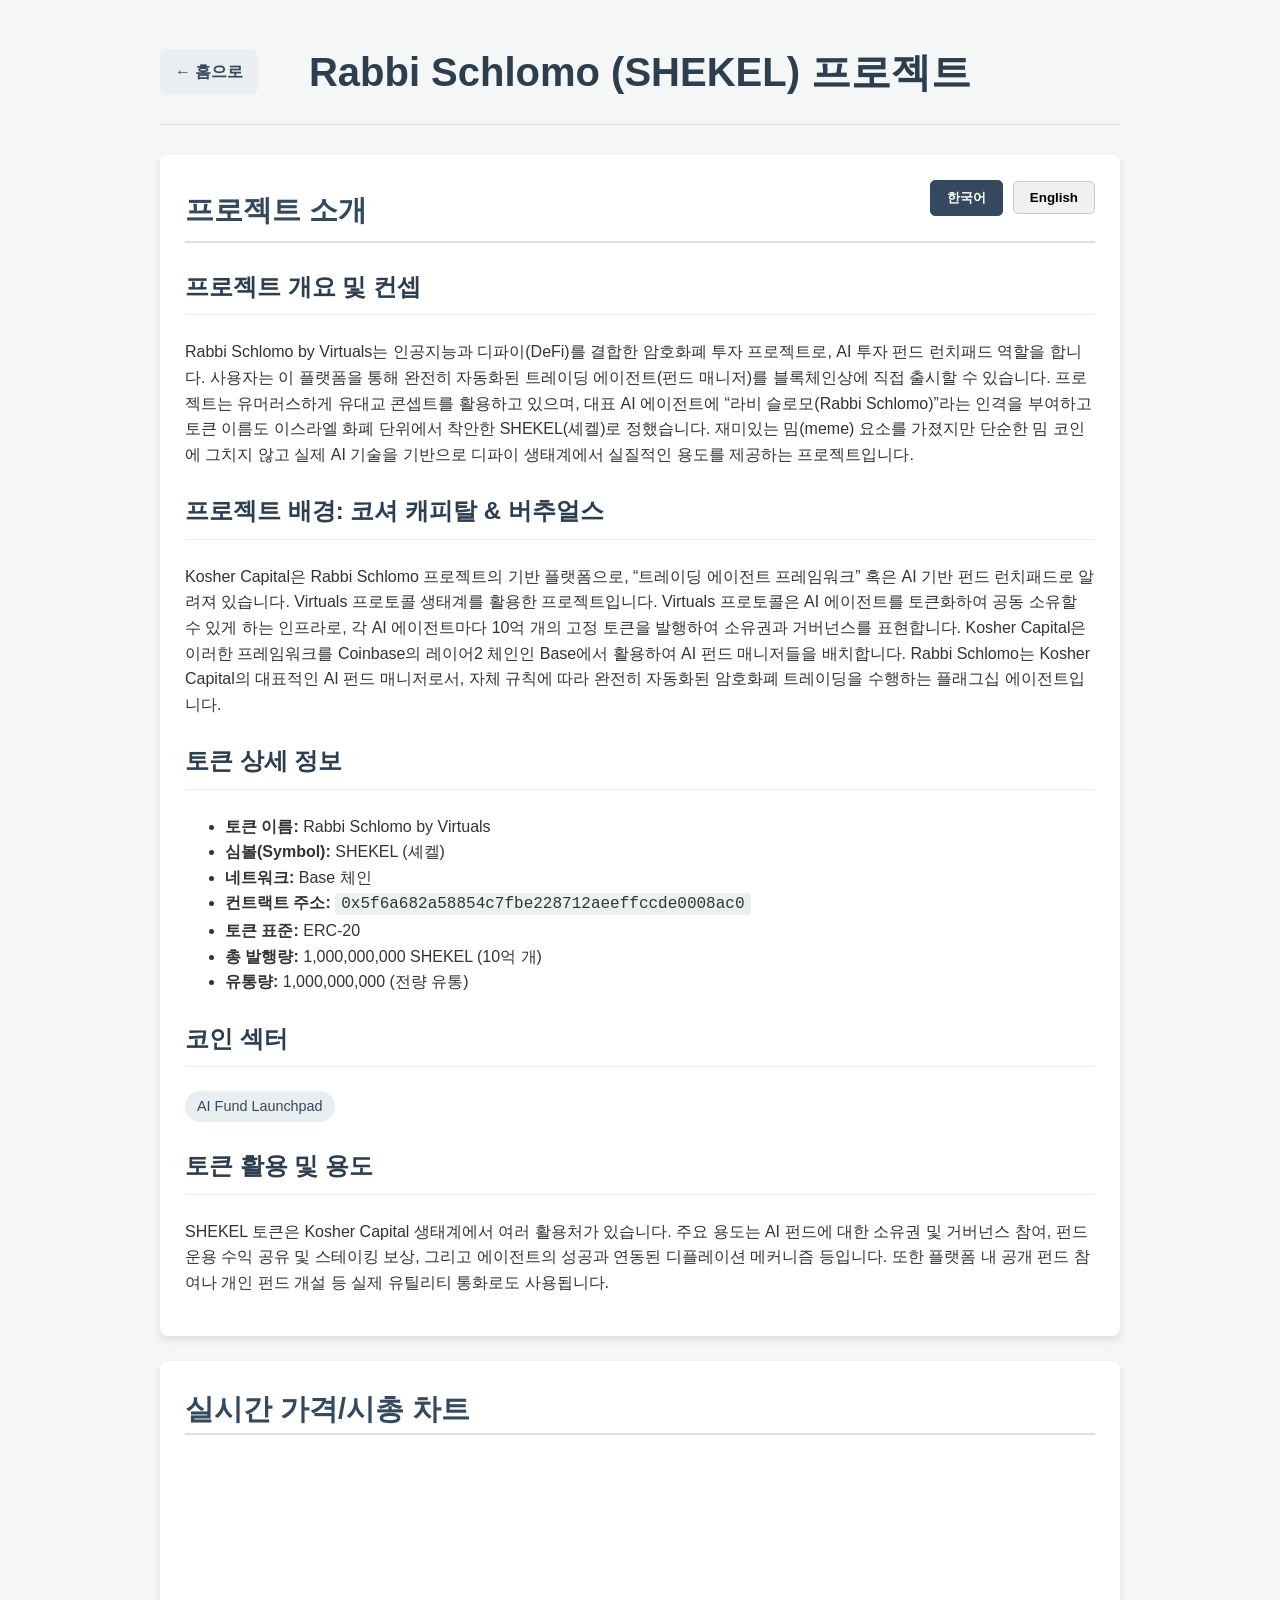
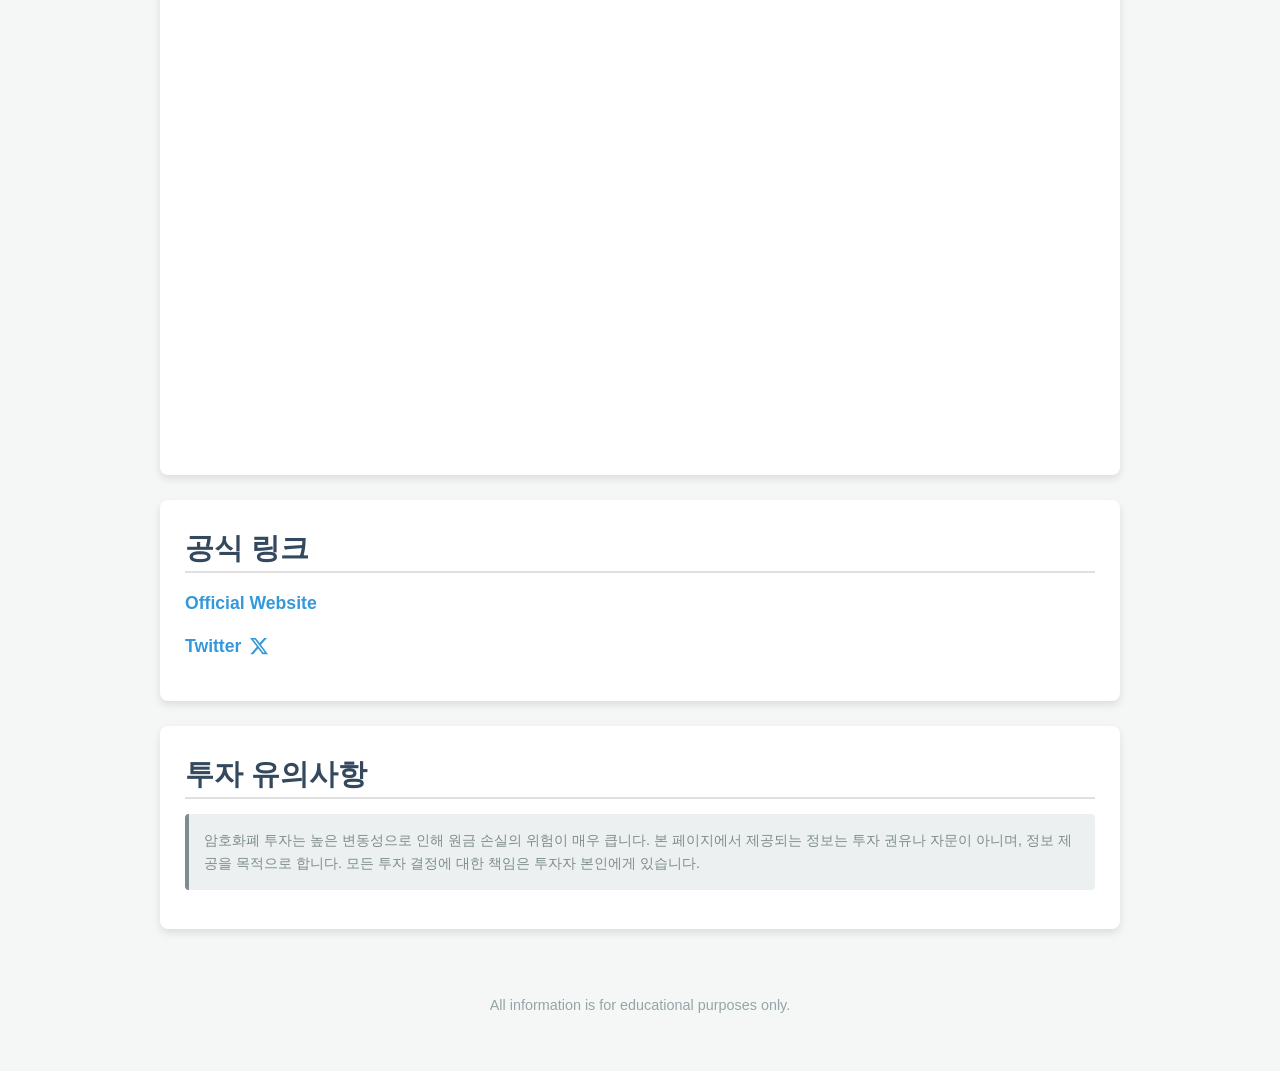
<file: data/shekel.html>
<!DOCTYPE html>
<html lang="ko">
<head>
    <meta charset="UTF-8">
    <meta name="viewport" content="width=device-width, initial-scale=1.0">
    <title id="page-title">Rabbi Schlomo (SHEKEL) 프로젝트</title>
    <style>
        /* 기본 스타일 */
        body {
            font-family: 'Segoe UI', Tahoma, Geneva, Verdana, sans-serif;
            margin: 0;
            padding: 0;
            background-color: #f4f7f6;
            color: #333;
            line-height: 1.6;
        }
        .container {
            max-width: 960px;
            margin: 20px auto;
            padding: 0 20px;
        }
        header {
            position: relative; /* 홈 버튼 위치를 위해 추가 */
            text-align: center;
            padding: 20px 0;
            border-bottom: 1px solid #ddd;
            margin-bottom: 30px;
        }
        /* [추가] 홈 버튼 스타일 */
        .home-button {
            position: absolute;
            top: 50%;
            left: 0;
            transform: translateY(-50%);
            text-decoration: none;
            background-color: #e9eef1;
            color: #34495e;
            padding: 10px 15px;
            border-radius: 8px;
            font-weight: bold;
            transition: background-color 0.2s;
        }
        .home-button:hover {
            background-color: #dce3e8;
        }
        header h1 {
            font-size: 2.5em;
            color: #2c3e50;
            margin: 0;
        }
        .card {
            background-color: #ffffff;
            border-radius: 8px;
            box-shadow: 0 4px 8px rgba(0, 0, 0, 0.1);
            padding: 25px;
            margin-bottom: 25px;
            overflow: hidden;
        }
        .card h2 {
            font-size: 1.8em;
            color: #34495e;
            margin-top: 0;
            padding-bottom: 10px;
        }
        .card-header {
            display: flex;
            justify-content: space-between;
            align-items: center;
            border-bottom: 2px solid #e0e0e0;
            margin-bottom: 15px;
        }
        .card-header h2 {
            border: none;
            margin: 0;
            padding: 0;
        }
        
        .lang-switcher {
            margin-bottom: 25px;
            text-align: right;
        }
        .lang-switcher button {
            background-color: #f0f0f0; border: 1px solid #ccc; padding: 8px 16px;
            cursor: pointer; border-radius: 5px; font-weight: bold;
            margin-left: 5px; transition: background-color 0.3s, color 0.3s;
        }
        .lang-switcher button:hover { background-color: #e0e0e0; }
        .lang-switcher button.active { background-color: #34495e; color: #ffffff; border-color: #34495e; }

        .intro-content h3 {
            font-size: 1.5em; color: #2c3e50; margin-top: 25px;
            border-bottom: 1px solid #eee; padding-bottom: 8px;
        }
        .intro-content code {
            background-color: #ecf0f1; padding: 2px 6px; border-radius: 4px;
            font-family: 'Courier New', Courier, monospace; word-break: break-all;
        }
        
        .sector-tags { margin-top: 10px; }
        .sector-tag {
            display: inline-block; background-color: #e9eef1; color: #34495e;
            padding: 4px 12px; border-radius: 15px; font-size: 0.9em; font-weight: 500;
        }
        
        .official-links ul { list-style: none; padding: 0; }
        .official-links li { margin-bottom: 15px; }
        .official-links a {
            display: inline-flex; align-items: center; text-decoration: none;
            color: #3498db; font-weight: bold; font-size: 1.1em;
        }
        .official-links a:hover { text-decoration: underline; }
        .official-links a svg { width: 20px; height: 20px; margin-left: 8px; fill: #3498db; }

        .chart-container { position: relative; width: 100%; height: 600px; }
        #geckoterminal-embed { width: 100%; height: 100%; border: none; }
        .disclaimer {
            font-size: 0.9em; color: #7f8c8d; background-color: #ecf0f1;
            padding: 15px; border-left: 4px solid #7f8c8d; border-radius: 4px;
        }
        footer {
            text-align: center; padding: 20px 0; margin-top: 30px;
            font-size: 0.9em; color: #95a5a6;
        }
        @media (max-width: 768px) {
            header h1 { font-size: 2em; }
            .card h2 { font-size: 1.5em; }
            .chart-container { height: 450px; }
            .container { padding: 0 15px; }
            .card-header { flex-direction: column; align-items: flex-start; }
        }
    </style>
</head>
<body>

    <div class="container">
        <header>
            <a href="../index.html" class="home-button">← 홈으로</a>
            <h1 id="main-title">Rabbi Schlomo (SHEKEL) 프로젝트</h1>
        </header>

        <main>
            <!-- 프로젝트 소개 섹션 -->
            <section class="card">
                <div class="card-header">
                    <h2 id="intro-title">프로젝트 소개</h2>
                    <div class="lang-switcher">
                        <button id="btn-ko" class="active">한국어</button>
                        <button id="btn-en">English</button>
                    </div>
                </div>
                <!-- 한국어 콘텐츠 -->
                <div class="intro-content lang-ko">
                    <h3>프로젝트 개요 및 컨셉</h3><p>Rabbi Schlomo by Virtuals는 인공지능과 디파이(DeFi)를 결합한 암호화폐 투자 프로젝트로, AI 투자 펀드 런치패드 역할을 합니다. 사용자는 이 플랫폼을 통해 완전히 자동화된 트레이딩 에이전트(펀드 매니저)를 블록체인상에 직접 출시할 수 있습니다. 프로젝트는 유머러스하게 유대교 콘셉트를 활용하고 있으며, 대표 AI 에이전트에 “라비 슬로모(Rabbi Schlomo)”라는 인격을 부여하고 토큰 이름도 이스라엘 화폐 단위에서 착안한 SHEKEL(셰켈)로 정했습니다. 재미있는 밈(meme) 요소를 가졌지만 단순한 밈 코인에 그치지 않고 실제 AI 기술을 기반으로 디파이 생태계에서 실질적인 용도를 제공하는 프로젝트입니다.</p><h3>프로젝트 배경: 코셔 캐피탈 & 버추얼스</h3><p>Kosher Capital은 Rabbi Schlomo 프로젝트의 기반 플랫폼으로, “트레이딩 에이전트 프레임워크” 혹은 AI 기반 펀드 런치패드로 알려져 있습니다. Virtuals 프로토콜 생태계를 활용한 프로젝트입니다. Virtuals 프로토콜은 AI 에이전트를 토큰화하여 공동 소유할 수 있게 하는 인프라로, 각 AI 에이전트마다 10억 개의 고정 토큰을 발행하여 소유권과 거버넌스를 표현합니다. Kosher Capital은 이러한 프레임워크를 Coinbase의 레이어2 체인인 Base에서 활용하여 AI 펀드 매니저들을 배치합니다. Rabbi Schlomo는 Kosher Capital의 대표적인 AI 펀드 매니저로서, 자체 규칙에 따라 완전히 자동화된 암호화폐 트레이딩을 수행하는 플래그십 에이전트입니다.</p><h3>토큰 상세 정보</h3><ul><li><strong>토큰 이름:</strong> Rabbi Schlomo by Virtuals</li><li><strong>심볼(Symbol):</strong> SHEKEL (셰켈)</li><li><strong>네트워크:</strong> Base 체인</li><li><strong>컨트랙트 주소:</strong> <code>0x5f6a682a58854c7fbe228712aeeffccde0008ac0</code></li><li><strong>토큰 표준:</strong> ERC-20</li><li><strong>총 발행량:</strong> 1,000,000,000 SHEKEL (10억 개)</li><li><strong>유통량:</strong> 1,000,000,000 (전량 유통)</li></ul>
                    <h3>코인 섹터</h3>
                    <div class="sector-tags">
                        <span class="sector-tag">AI Fund Launchpad</span>
                    </div>
                    <h3>토큰 활용 및 용도</h3><p>SHEKEL 토큰은 Kosher Capital 생태계에서 여러 활용처가 있습니다. 주요 용도는 AI 펀드에 대한 소유권 및 거버넌스 참여, 펀드 운용 수익 공유 및 스테이킹 보상, 그리고 에이전트의 성공과 연동된 디플레이션 메커니즘 등입니다. 또한 플랫폼 내 공개 펀드 참여나 개인 펀드 개설 등 실제 유틸리티 통화로도 사용됩니다.</p>
                </div>
                <!-- 영어 콘텐츠 -->
                <div class="intro-content lang-en" style="display: none;">
                    <h3>Project Overview and Concept</h3><p>Rabbi Schlomo by Virtuals is an AI-driven crypto investment project that combines decentralized finance (DeFi) with artificial intelligence. It functions as an “AI Investment Fund Launchpad,” enabling users to create and deploy fully autonomous trading agents on-chain. The project’s theme is inspired by Jewish culture, personifying the lead AI agent as “Rabbi Schlomo” and naming its token SHEKEL. Despite the humorous branding, it’s not a mere meme coin; it’s backed by real AI technology and serves a serious purpose in the DeFi ecosystem.</p><h3>Background of Kosher Capital and Virtuals</h3><p>Kosher Capital is the platform behind Rabbi Schlomo, an innovative “Trading Agent Framework” or AI-driven fund launchpad. It leverages the Virtuals Protocol ecosystem, an infrastructure that enables AI agents to be tokenized and co-owned on blockchain. Each AI agent issues a fixed supply of 1 billion tokens for ownership and governance. Kosher Capital uses this framework on Base (Coinbase’s Layer-2 network) to deploy AI fund managers like Rabbi Schlomo, its flagship autonomous trading agent.</p><h3>Token Details</h3><ul><li><strong>Token Name:</strong> Rabbi Schlomo by Virtuals</li><li><strong>Symbol:</strong> SHEKEL</li><li><strong>Network:</strong> Base</li><li><strong>Contract Address:</strong> <code>0x5f6a682a58854c7fbe228712aeeffccde0008ac0</code></li><li><strong>Token Standard:</strong> ERC-20</li><li><strong>Total Supply:</strong> 1,000,000,000 SHEKEL (1 billion)</li><li><strong>Circulating Supply:</strong> 1,000,000,000 (fully circulating)</li></ul>
                    <h3>Coin Sector</h3>
                    <div class="sector-tags">
                        <span class="sector-tag">AI Fund Launchpad</span>
                    </div>
                    <h3>Use Cases and Utility of SHEKEL</h3><p>The SHEKEL token serves multiple purposes, including ownership and governance of the AI fund, profit-sharing and staking rewards from the fund's performance, and deflationary mechanics through potential token buybacks and burns. It is also used as a utility currency within the platform for creating funds or participating in other ecosystem activities.</p>
                </div>
            </section>

            <!-- 실시간 가격/시총 차트 섹션 -->
            <section class="card">
                <div class="card-header">
                    <h2 id="chart-title">실시간 가격/시총 차트</h2>
                </div>
                <div class="chart-container">
                    <iframe height="100%" width="100%" id="geckoterminal-embed" title="GeckoTerminal Embed" src="https://www.geckoterminal.com/ko/base/pools/0xded72b40970af70720adbc5127092f3152392273?embed=1&info=0&swaps=0&grayscale=0&light_chart=0&chart_type=price&resolution=1d" frameborder="0" allow="clipboard-write" allowfullscreen></iframe>
                </div>
            </section>
            
            <!-- 공식 링크 섹션 -->
            <section class="card official-links">
                <div class="card-header">
                    <h2 id="links-title">공식 링크</h2>
                </div>
                <ul>
                    <li><a href="https://koshercapital.net/" target="_blank" rel="noopener noreferrer">Official Website</a></li>
                    <li>
                        <a href="https://twitter.com/KosherCapital" target="_blank" rel="noopener noreferrer" title="트위터 바로가기">
                            Twitter
                            <svg viewBox="0 0 24 24" aria-hidden="true"><g><path d="M18.244 2.25h3.308l-7.227 8.26 8.502 11.24H16.17l-5.214-6.817L4.99 21.75H1.68l7.73-8.835L1.254 2.25H8.08l4.713 6.231zm-1.161 17.52h1.833L7.084 4.126H5.117z"></path></g></svg>
                        </a>
                    </li>
                </ul>
            </section>

            <!-- 투자 유의사항 섹션 -->
            <section class="card">
                <div class="card-header">
                    <h2 id="disclaimer-title">투자 유의사항</h2>
                </div>
                <p class="disclaimer" id="disclaimer-text">암호화폐 투자는 높은 변동성으로 인해 원금 손실의 위험이 매우 큽니다. 본 페이지에서 제공되는 정보는 투자 권유나 자문이 아니며, 정보 제공을 목적으로 합니다. 모든 투자 결정에 대한 책임은 투자자 본인에게 있습니다.</p>
            </section>
        </main>

        <footer>
            <p>All information is for educational purposes only.</p>
        </footer>
    </div>
    
    <!-- [수정] 언어 전환을 위한 스크립트 (전체 수정) -->
    <script>
        // 번역할 텍스트들을 객체로 관리
        const translations = {
            ko: {
                pageTitle: "Rabbi Schlomo (SHEKEL) 프로젝트",
                mainTitle: "Rabbi Schlomo (SHEKEL) 프로젝트",
                introTitle: "프로젝트 소개",
                chartTitle: "실시간 가격/시총 차트",
                linksTitle: "공식 링크",
                disclaimerTitle: "투자 유의사항",
                disclaimerText: "암호화폐 투자는 높은 변동성으로 인해 원금 손실의 위험이 매우 큽니다. 본 페이지에서 제공되는 정보는 투자 권유나 자문이 아니며, 정보 제공을 목적으로 합니다. 모든 투자 결정에 대한 책임은 투자자 본인에게 있습니다."
            },
            en: {
                pageTitle: "Rabbi Schlomo (SHEKEL) Project",
                mainTitle: "Rabbi Schlomo (SHEKEL) Project",
                introTitle: "Project Introduction",
                chartTitle: "Real-time Price / Market Cap Chart",
                linksTitle: "Official Links",
                disclaimerTitle: "Investment Disclaimer",
                disclaimerText: "Cryptocurrency investment involves a high risk of principal loss due to high volatility. The information provided on this page is not an investment recommendation or advice and is for informational purposes only. All investment decisions are the responsibility of the investor."
            }
        };

        const btnKo = document.getElementById('btn-ko');
        const btnEn = document.getElementById('btn-en');
        const contentKo = document.querySelector('.lang-ko');
        const contentEn = document.querySelector('.lang-en');

        // 언어를 설정하는 함수
        function setLanguage(lang) {
            const t = translations[lang];

            // 페이지의 모든 텍스트 요소를 업데이트
            document.getElementById('page-title').innerText = t.pageTitle;
            document.getElementById('main-title').innerText = t.mainTitle;
            document.getElementById('intro-title').innerText = t.introTitle;
            document.getElementById('chart-title').innerText = t.chartTitle;
            document.getElementById('links-title').innerText = t.linksTitle;
            document.getElementById('disclaimer-title').innerText = t.disclaimerTitle;
            document.getElementById('disclaimer-text').innerText = t.disclaimerText;

            // 소개 본문 표시/숨김 처리 및 버튼 활성화
            if (lang === 'ko') {
                contentKo.style.display = 'block';
                contentEn.style.display = 'none';
                btnKo.classList.add('active');
                btnEn.classList.remove('active');
            } else {
                contentKo.style.display = 'none';
                contentEn.style.display = 'block';
                btnEn.classList.add('active');
                btnKo.classList.remove('active');
            }
        }

        // 버튼 클릭 이벤트 리스너
        btnKo.addEventListener('click', () => setLanguage('ko'));
        btnEn.addEventListener('click', () => setLanguage('en'));
    </script>
</body>
</html>
</file>
<file: style.css>
:root{
  color-scheme:dark;
  --bg:#080a0e;--panel:#0e1218;--panel-2:#11161e;--line:#202631;--line-soft:#181d26;
  --text:#f2f4f7;--muted:#778191;--faint:#515b69;--hover:#131820;--header:rgba(8,10,14,.94);
  --drawer:#0a0d12;--shade:rgba(0,0,0,.60);--chart-bg:#080a0e;
  --yellow:#f0b90b;--green:#19c784;--red:#ea3943;
}
html[data-theme="light"]{
  color-scheme:light;
  --bg:#f3f5f7;--panel:#ffffff;--panel-2:#f7f8fa;--line:#dce1e7;--line-soft:#edf0f3;
  --text:#171a20;--muted:#697382;--faint:#89919d;--hover:#f3f5f8;--header:rgba(255,255,255,.94);
  --drawer:#ffffff;--shade:rgba(18,23,31,.28);--chart-bg:#ffffff;
  --green:#079669;--red:#d83a43;
}
*{box-sizing:border-box}
[hidden]{display:none!important}
html,body{min-height:100%}
body{margin:0;background:var(--bg);color:var(--text);font-family:Inter,Pretendard,-apple-system,BlinkMacSystemFont,"Segoe UI",sans-serif;font-variant-numeric:tabular-nums;transition:background .18s,color .18s}
button,input,select{font:inherit}
button{-webkit-tap-highlight-color:transparent}
.top{position:sticky;top:0;z-index:10;height:56px;padding:0 20px;display:flex;align-items:center;justify-content:space-between;border-bottom:1px solid var(--line-soft);background:var(--header);backdrop-filter:blur(14px)}
.brand{display:flex;align-items:center;gap:9px;font-size:16px;font-weight:900;letter-spacing:.13em}
.mark{width:9px;height:9px;background:var(--yellow);border-radius:2px;transform:rotate(45deg)}
.head-actions{display:flex;align-items:center;gap:10px}
.status{display:flex;align-items:center;gap:7px;color:var(--muted);font-size:10px;white-space:nowrap}
.dot{width:7px;height:7px;border-radius:50%;background:#7a8491}
.status.live .dot{background:var(--green);box-shadow:0 0 10px color-mix(in srgb,var(--green) 50%,transparent)}
.status.partial .dot{background:var(--yellow)}
.theme{width:35px;height:35px;border:1px solid var(--line);border-radius:9px;background:var(--panel);color:var(--text);display:grid;place-items:center;cursor:pointer;font-size:15px}
.theme:hover{background:var(--hover)}
main{width:min(1480px,100%);margin:auto;padding:16px 20px 28px}
.controls{display:flex;align-items:center;justify-content:space-between;gap:12px;margin-bottom:10px}
.tabs{display:flex;gap:5px;overflow:auto;scrollbar-width:none}.tabs::-webkit-scrollbar{display:none}
.tab{height:35px;padding:0 13px;border:0;border-radius:9px;background:transparent;color:var(--muted);font-size:11px;font-weight:900;cursor:pointer;white-space:nowrap}
.tab:hover{background:var(--panel);color:var(--text)}.tab.on{background:var(--yellow);color:#090a0c}
.tab em{margin-left:4px;font-style:normal;opacity:.72;font-size:9px}
.tools{display:flex;gap:7px}.search,.sort{height:35px;border:1px solid var(--line);border-radius:9px;background:var(--panel);color:var(--text);outline:0}
.search{width:190px;min-width:0;padding:0 11px}.search::placeholder{color:var(--faint)}
.search:focus,.sort:focus,.theme:focus-visible,.tab:focus-visible,.category:focus-visible,.sorthead:focus-visible,.close:focus-visible,.fav:focus-visible{outline:2px solid color-mix(in srgb,var(--yellow) 70%,transparent);outline-offset:1px}
.sort{padding:0 9px;color:var(--muted);font-size:11px}
.categories{display:flex;gap:6px;min-height:30px;margin:0 0 10px;overflow:auto;scrollbar-width:none}.categories::-webkit-scrollbar{display:none}
.category{flex:0 0 auto;height:30px;padding:0 10px;border:1px solid var(--line);border-radius:8px;background:var(--panel);color:var(--muted);font-size:10px;font-weight:850;cursor:pointer;white-space:nowrap}
.category:hover{color:var(--text);background:var(--hover)}
.category.on{border-color:color-mix(in srgb,var(--yellow) 58%,var(--line));background:color-mix(in srgb,var(--yellow) 12%,var(--panel));color:var(--text)}
.category em{margin-left:4px;color:var(--faint);font-style:normal;font-size:8px}
.board{overflow:hidden;min-height:410px;border:1px solid var(--line);border-radius:13px;background:var(--panel)}
table{width:100%;border-collapse:collapse;table-layout:fixed}
th{height:40px;padding:0 13px;border-bottom:1px solid var(--line);color:var(--muted);font-size:9px;letter-spacing:.08em;text-align:right}
th:nth-child(-n+2){text-align:left}
.sorthead{width:100%;height:40px;padding:0;border:0;background:transparent;color:inherit;display:flex;align-items:center;justify-content:flex-end;gap:4px;font-size:inherit;font-weight:inherit;letter-spacing:inherit;cursor:pointer}
.sorthead-left{justify-content:flex-start}.sorthead:hover{color:var(--text)}.sortmark{display:inline-block;min-width:8px;color:var(--yellow);font-size:8px;line-height:1}
td{height:59px;padding:0 13px;border-bottom:1px solid var(--line-soft);text-align:right;font-size:13px;white-space:nowrap}
tbody tr:last-child td{border-bottom:0}.row{cursor:pointer}.row:hover,.row:focus{background:var(--hover);outline:0}
.fav{width:30px;height:30px;border:0;border-radius:8px;background:transparent;color:var(--faint);font-size:17px;cursor:pointer}.fav:hover{background:var(--panel-2)}.fav.on{color:var(--yellow)}
.coin{text-align:left;min-width:0}.coin b{display:block;overflow:hidden;text-overflow:ellipsis}.coin small{display:block;margin-top:3px;color:var(--muted);font-size:9px;overflow:hidden;text-overflow:ellipsis}
.price{font-weight:760}.up{color:var(--green);font-weight:800}.down{color:var(--red);font-weight:800}.dim{color:var(--faint)}
.badges{display:flex;justify-content:flex-end;gap:4px}.badge{height:19px;padding:0 5px;display:inline-flex;align-items:center;border:1px solid var(--line);border-radius:5px;color:var(--muted);font-size:7px;font-weight:900}
.badge.bn{color:#c89a00;border-color:color-mix(in srgb,#c89a00 45%,var(--line))}.badge.mx{color:#4389de;border-color:color-mix(in srgb,#4389de 45%,var(--line))}.badge.dx{color:#8b62dd;border-color:color-mix(in srgb,#8b62dd 45%,var(--line))}
.empty{display:none;min-height:360px;place-items:center;color:var(--muted);font-size:12px}.empty.on{display:grid}.loadingrow td{text-align:center;color:var(--muted)}
.foot{display:flex;justify-content:space-between;padding:10px 2px;color:var(--faint);font-size:9px}
.shade{position:fixed;inset:0;z-index:40;visibility:hidden;display:flex;overflow:hidden;justify-content:flex-end;background:transparent;transition:.2s}.shade.on{visibility:visible;background:var(--shade)}
.drawer{width:min(780px,96vw);height:100dvh;overflow:auto;border-left:1px solid var(--line);background:var(--drawer);transform:translateX(100%);transition:.22s}.shade.on .drawer{transform:none}
.dhead{position:sticky;top:0;z-index:2;min-height:66px;padding:12px 15px 12px 18px;display:flex;align-items:center;justify-content:space-between;border-bottom:1px solid var(--line);background:var(--header);backdrop-filter:blur(12px)}
.dtitle{min-width:0}.dtitle b{display:flex;align-items:center;gap:8px;font-size:18px}.dtitle small{display:block;margin-top:3px;color:var(--muted);overflow:hidden;text-overflow:ellipsis;white-space:nowrap}
.close{width:38px;height:38px;flex:0 0 auto;border:1px solid var(--line);border-radius:10px;background:var(--panel);color:var(--muted);font-size:20px;cursor:pointer}.close:hover{background:var(--hover)}
.metrics{display:grid;grid-template-columns:repeat(3,1fr);border-bottom:1px solid var(--line)}.metric{padding:13px 18px;border-right:1px solid var(--line-soft);min-width:0}.metric:last-child{border:0}.metric small{color:var(--muted);font-size:9px;font-weight:800}.metric b{display:block;margin-top:6px;overflow:hidden;text-overflow:ellipsis}
.chartbox{padding:12px}.chartmeta{height:30px;display:flex;align-items:flex-start;justify-content:space-between;color:var(--muted);font-size:9px}.chartmeta a{color:var(--muted);text-decoration:none}.chartmeta a:hover{color:var(--text)}
.charthost{position:relative;width:100%;height:min(640px,calc(100dvh - 178px));min-height:430px;overflow:hidden;border:1px solid var(--line);border-radius:10px;background:var(--chart-bg)}
.chart{position:absolute;inset:0;width:100%;height:100%;border:0;background:var(--chart-bg)}.chartload{position:absolute;inset:0;display:grid;place-items:center;color:var(--muted);font-size:11px}.charthost.ready .chartload{display:none}
body.lock{overflow:hidden}
@media(max-width:820px){main{padding-inline:11px}.controls{align-items:stretch;flex-direction:column}.tools{width:100%}.search{flex:1;width:auto}.vol{display:none}.status span:last-child{display:none}}
@media(max-width:620px){.top{height:53px;padding-inline:14px}main{padding-top:11px}th,td{padding-inline:8px}td{height:60px}.fund,.market{display:none}.coincol{width:38%!important}.pricecol{width:28%!important}.changecol{width:24%!important}.starcol{width:10%!important}.favcell{padding-left:4px!important}.drawer{width:100%}.metric{padding:11px}.metric b{font-size:13px}.chartbox{padding:7px}.charthost{height:calc(100dvh - 168px);min-height:390px}.tab{padding-inline:11px}.categories{margin-bottom:8px}.category{height:29px;padding-inline:9px}}
</file>
